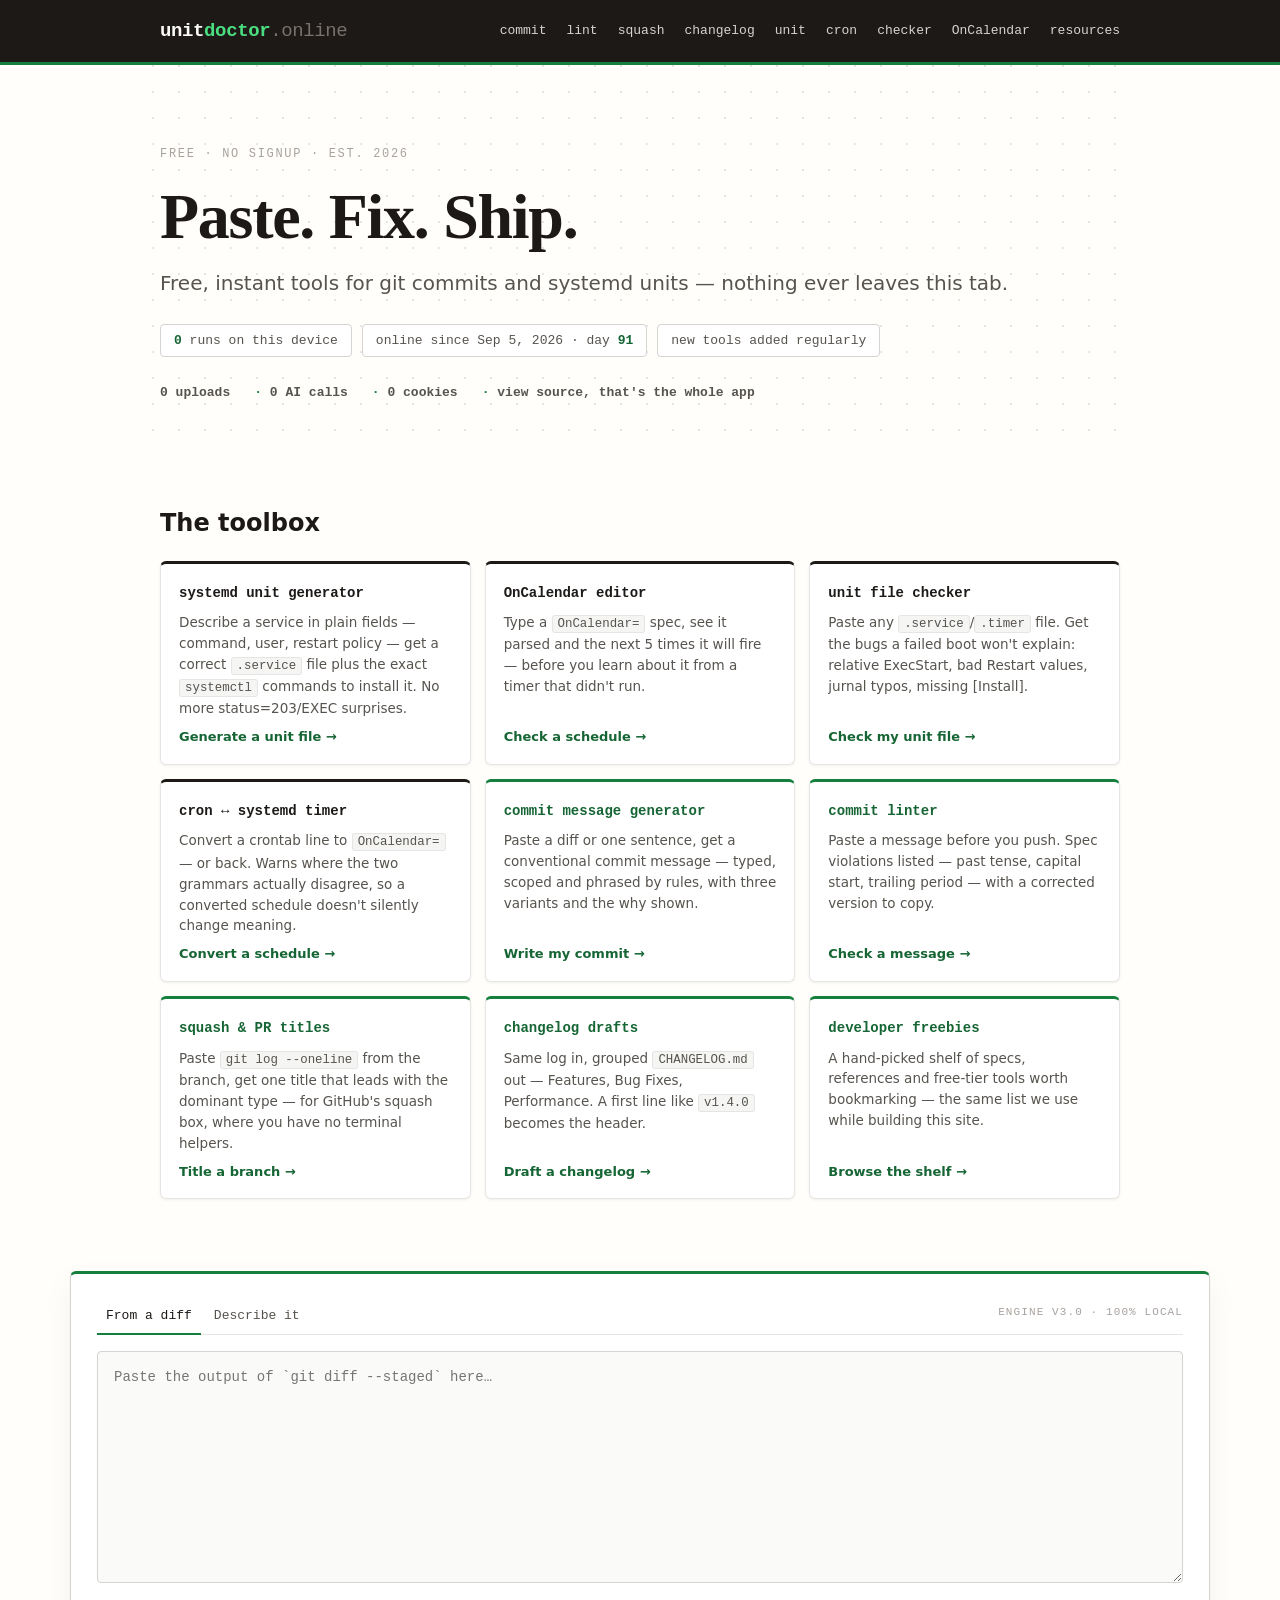
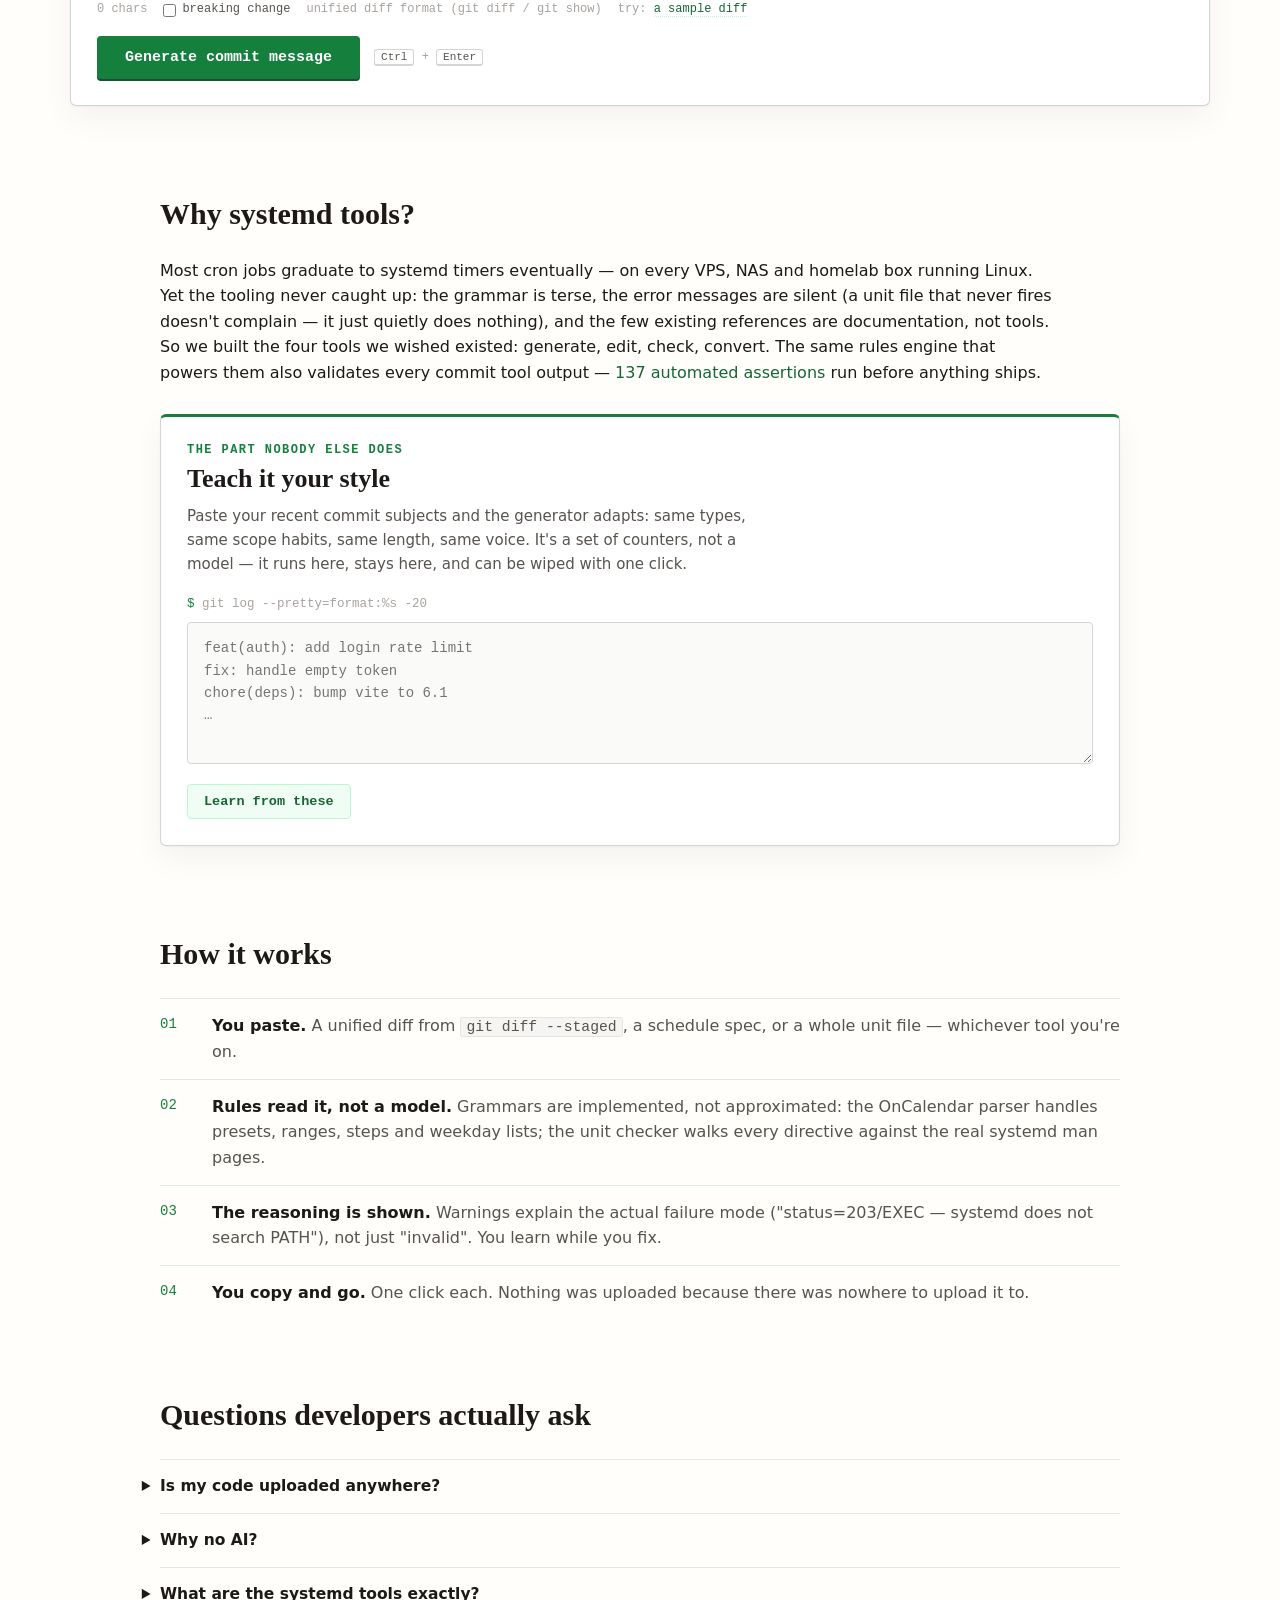
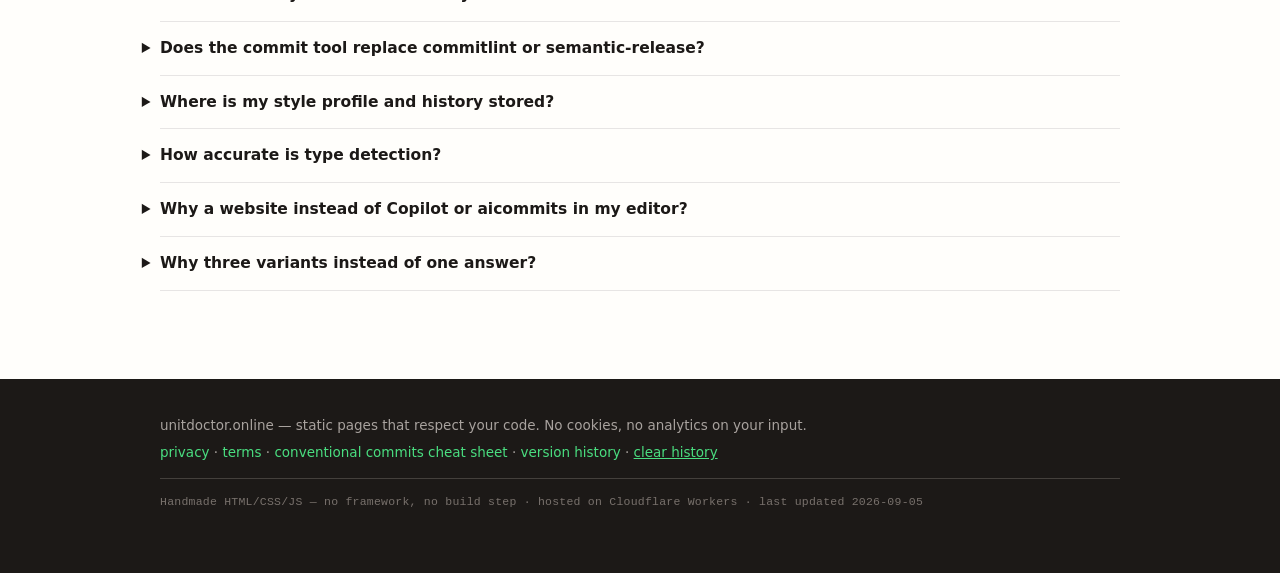
<file: index.html>
<!DOCTYPE html>
<html lang="en" translate="no">
<head>
<meta charset="UTF-8">
<meta name="viewport" content="width=device-width, initial-scale=1.0">
<meta name="google" content="notranslate">
<title>UnitDoctor — Free Developer Tools That Run 100% in Your Browser</title>
<meta name="description" content="A growing toolbox of free developer tools: systemd unit file generator, OnCalendar editor, unit file checker, cron↔systemd timer converter, commit message generator, commit linter, squash &amp; PR titles, changelog drafts. No AI, no account, nothing uploaded — every tool is plain JavaScript running in your tab.">
<link rel="canonical" href="https://unitdoctor.online/">
<link rel="icon" href="data:image/svg+xml,%3Csvg xmlns='http://www.w3.org/2000/svg' viewBox='0 0 32 32'%3E%3Crect width='32' height='32' rx='6' fill='%231c1917'/%3E%3Ctext x='16' y='22' font-family='monospace' font-size='16' fill='%234ade80' text-anchor='middle'%3E%E2%9C%93%3C/text%3E%3C/svg%3E">
<link rel="stylesheet" href="assets/style.css">
</head>
<body>

<header class="site-header">
  <div class="wrap">
    <a class="wordmark" href="/">unit<span class="mark">doctor</span><span class="tld">.online</span></a>
    <nav>
      <a href="/" class="is-active">commit</a>
      <a href="/lint.html">lint</a>
      <a href="/squash.html">squash</a>
      <a href="/changelog.html">changelog</a>
      <a href="/unit.html">unit</a>
      <a href="/timer.html">cron</a>
      <a href="/doctor.html">checker</a>
      <a href="/calendar.html">OnCalendar</a>
      <a href="/resources.html">resources</a>
    </nav>
  </div>
</header>

<main>
  <!-- ============ HERO ============ -->
  <section class="hero wrap">
    <p class="micro-label">free · no signup · est. 2026</p>
    <h1>Paste. Fix. Ship.</h1>
    <p class="h1-sub">Free, instant tools for git commits and systemd units — nothing ever leaves this tab.</p>
    <div class="stats-row">
      <span class="stat"><b data-ud-runs>0</b> runs on this device</span>
      <span class="stat">online since Sep 5, 2026 · day <b data-ud-day>1</b></span>
      <span class="stat">new tools added regularly</span>
    </div>
    <p class="trust-row"><span>0 uploads</span><span>0 AI calls</span><span>0 cookies</span><span>view source, that's the whole app</span></p>
  </section>

  <!-- ============ TOOL GRID ============ -->
  <section class="wrap tool-grid-section" id="tools">
    <h2>The toolbox</h2>
    <div class="tool-grid">
      <a class="tool-tile tile-accent" href="/unit.html">
        <span class="tile-cmd">systemd unit generator</span>
        <span class="tile-desc">Describe a service in plain fields — command, user, restart policy — get a correct <code>.service</code> file plus the exact <code>systemctl</code> commands to install it. No more status=203/EXEC surprises.</span>
        <span class="tile-go">Generate a unit file →</span>
      </a>
      <a class="tool-tile tile-accent" href="/calendar.html">
        <span class="tile-cmd">OnCalendar editor</span>
        <span class="tile-desc">Type a <code>OnCalendar=</code> spec, see it parsed and the next 5 times it will fire — before you learn about it from a timer that didn't run.</span>
        <span class="tile-go">Check a schedule →</span>
      </a>
      <a class="tool-tile tile-accent" href="/doctor.html">
        <span class="tile-cmd">unit file checker</span>
        <span class="tile-desc">Paste any <code>.service</code>/<code>.timer</code> file. Get the bugs a failed boot won't explain: relative ExecStart, bad Restart values, jurnal typos, missing [Install].</span>
        <span class="tile-go">Check my unit file →</span>
      </a>
      <a class="tool-tile tile-accent" href="/timer.html">
        <span class="tile-cmd">cron ↔ systemd timer</span>
        <span class="tile-desc">Convert a crontab line to <code>OnCalendar=</code> — or back. Warns where the two grammars actually disagree, so a converted schedule doesn't silently change meaning.</span>
        <span class="tile-go">Convert a schedule →</span>
      </a>
      <a class="tool-tile" href="/#tool">
        <span class="tile-cmd">commit message generator</span>
        <span class="tile-desc">Paste a diff or one sentence, get a conventional commit message — typed, scoped and phrased by rules, with three variants and the why shown.</span>
        <span class="tile-go">Write my commit →</span>
      </a>
      <a class="tool-tile" href="/lint.html">
        <span class="tile-cmd">commit linter</span>
        <span class="tile-desc">Paste a message before you push. Spec violations listed — past tense, capital start, trailing period — with a corrected version to copy.</span>
        <span class="tile-go">Check a message →</span>
      </a>
      <a class="tool-tile" href="/squash.html">
        <span class="tile-cmd">squash &amp; PR titles</span>
        <span class="tile-desc">Paste <code>git log --oneline</code> from the branch, get one title that leads with the dominant type — for GitHub's squash box, where you have no terminal helpers.</span>
        <span class="tile-go">Title a branch →</span>
      </a>
      <a class="tool-tile" href="/changelog.html">
        <span class="tile-cmd">changelog drafts</span>
        <span class="tile-desc">Same log in, grouped <code>CHANGELOG.md</code> out — Features, Bug Fixes, Performance. A first line like <code>v1.4.0</code> becomes the header.</span>
        <span class="tile-go">Draft a changelog →</span>
      </a>
      <a class="tool-tile" href="/resources.html">
        <span class="tile-cmd">developer freebies</span>
        <span class="tile-desc">A hand-picked shelf of specs, references and free-tier tools worth bookmarking — the same list we use while building this site.</span>
        <span class="tile-go">Browse the shelf →</span>
      </a>
    </div>
  </section>

  <!-- ============ FLAGSHIP TOOL: COMMIT GENERATOR ============ -->
  <section class="wrap wrap-wide">
    <div class="tool-card" id="tool">
      <div class="tool-topbar">
        <div class="tool-tabs" role="tablist">
          <button class="tab is-active" data-mode="diff" role="tab"><span class="tab-en">From a diff</span></button>
          <button class="tab" data-mode="text" role="tab"><span class="tab-en">Describe it</span></button>
        </div>
        <span class="engine-tag">engine v3.0 · 100% local</span>
      </div>

      <textarea id="input" class="input" rows="9" spellcheck="false"
        placeholder="Paste the output of `git diff --staged` here…"></textarea>

      <div class="tool-meta">
        <span id="char-count">0 chars</span>
        <label class="check" id="breaking-wrap"><input type="checkbox" id="breaking"> breaking change</label>
        <span class="hint" id="diff-hint">unified diff format (git diff / git show)</span>
        <span class="sample-links">
          try: <a href="#" id="sample-diff">a sample diff</a>
          <a href="#" id="sample-text" hidden>a sample description</a>
        </span>
      </div>

      <div class="actions-row">
        <button class="btn-primary" id="generate">Generate commit message</button>
        <span class="kbd-hint"><kbd>Ctrl</kbd> + <kbd>Enter</kbd></span>
      </div>
      <p class="error" id="error" hidden></p>

      <div class="results" id="results" hidden>
        <div class="analysis" id="analysis" hidden></div>

        <div class="rec-block" id="rec-block" hidden>
          <div class="rec-head">
            <span class="micro-label" id="rec-label">recommended</span>
            <div class="fmt-switch" id="fmt-switch" role="group" aria-label="output format">
              <button class="fmt-btn is-active" data-fmt="conventional">conventional</button>
              <button class="fmt-btn" data-fmt="emoji">emoji</button>
              <button class="fmt-btn" data-fmt="simple">simple</button>
              <button class="fmt-btn" data-fmt="detailed">detailed</button>
            </div>
          </div>
          <pre class="rec-msg" id="rec-msg"></pre>
          <div class="rec-foot">
            <button class="btn-primary btn-copy-main" id="rec-copy">Copy to clipboard</button>
          </div>
        </div>

        <div class="alts" id="alts" hidden></div>
      </div>
    </div>
  </section>

  <!-- ============ WHY SYSTEMD ============ -->
  <section class="wrap how">
    <h2>Why systemd tools?</h2>
    <p class="sub" style="max-width:56rem">Most cron jobs graduate to systemd timers eventually — on every VPS, NAS and homelab box
    running Linux. Yet the tooling never caught up: the grammar is terse, the error messages are
    silent (a unit file that never fires doesn't complain — it just quietly does nothing), and the
    few existing references are documentation, not tools. So we built the four tools we wished
    existed: generate, edit, check, convert. The same rules engine that powers them also validates
    every commit tool output — <a href="/history.html">137 automated assertions</a> run before
    anything ships.</p>
  </section>

  <!-- ============ STYLE LEARNER ============ -->
  <section class="wrap style-section">
    <div class="style-card" id="style">
      <div class="style-head">
        <h2><span class="kicker">the part nobody else does</span>Teach it your style</h2>
        <p>Paste your recent commit subjects and the generator adapts: same types, same scope
        habits, same length, same voice. It's a set of counters, not a model — it runs here,
        stays here, and can be wiped with one click.</p>
      </div>

      <p class="mono-hint">git log --pretty=format:%s -20</p>
      <textarea id="style-input" class="input" rows="5" spellcheck="false"
        placeholder="feat(auth): add login rate limit&#10;fix: handle empty token&#10;chore(deps): bump vite to 6.1&#10;…"></textarea>
      <div class="style-actions">
        <button class="btn-secondary" id="learn">Learn from these</button>
        <button class="btn-ghost" id="style-clear" hidden>Forget my style</button>
        <label class="check" id="apply-wrap" hidden><input type="checkbox" id="apply-style" checked> apply to generation</label>
      </div>

      <div class="profile" id="profile" hidden>
        <p class="micro-label">your profile — stored in this browser only</p>
        <div class="chips" id="profile-chips"></div>
      </div>
    </div>
  </section>

  <!-- ============ HOW IT WORKS ============ -->
  <section class="wrap how">
    <h2>How it works</h2>
    <ol class="plain-steps">
      <li><strong>You paste.</strong> A unified diff from <code>git diff --staged</code>, a schedule
      spec, or a whole unit file — whichever tool you're on.</li>
      <li><strong>Rules read it, not a model.</strong> Grammars are implemented, not approximated:
      the OnCalendar parser handles presets, ranges, steps and weekday lists; the unit checker walks
      every directive against the real systemd man pages.</li>
      <li><strong>The reasoning is shown.</strong> Warnings explain the actual failure mode
      ("status=203/EXEC — systemd does not search PATH"), not just "invalid". You learn while
      you fix.</li>
      <li><strong>You copy and go.</strong> One click each. Nothing was uploaded because there was
      nowhere to upload it to.</li>
    </ol>
  </section>

  <!-- ============ FAQ ============ -->
  <section class="wrap faq">
    <h2>Questions developers actually ask</h2>

    <details>
      <summary>Is my code uploaded anywhere?</summary>
      <p>No. This site is static files. Every tool is plain JavaScript running in your tab.
      There is no backend endpoint that could receive your diff, your unit file, or your
      crontab even by accident.</p>
    </details>
    <details>
      <summary>Why no AI?</summary>
      <p>Because the trade wasn't worth it. AI means your proprietary input travels to someone
      else's server, plus quotas and API costs. A rules engine covers the daily 80% deterministically —
      correct type, correct syntax, the actual next fire times — and shows its reasoning so you
      learn the grammar instead of renting it. If a change is too tricky for rules, you should
      probably write that message yourself anyway.</p>
    </details>
    <details>
      <summary>What are the systemd tools exactly?</summary>
      <p>Four: a <a href="/unit.html">unit file generator</a> (plain fields in, correct
      <code>.service</code> out), an <a href="/calendar.html">OnCalendar editor</a> (spec in,
      parse + next 5 fire times out), a <a href="/doctor.html">unit file checker</a> (paste any
      unit, get the bugs with fixes), and a <a href="/timer.html">cron ↔ systemd converter</a>
      that warns where the two grammars genuinely disagree — like dom+dow OR-vs-AND, or @reboot
      having no OnCalendar equivalent.</p>
    </details>
    <details>
      <summary>Does the commit tool replace commitlint or semantic-release?</summary>
      <p>No — it feeds them. Output follows the Conventional Commits format those tools lint
      and release from, so your pipeline keeps working.</p>
    </details>
    <details>
      <summary>Where is my style profile and history stored?</summary>
      <p>In this browser's localStorage, on this machine. "Forget my style" and the clear-history
      link remove them permanently. Clearing site data does the same.</p>
    </details>
    <details>
      <summary>How accurate is type detection?</summary>
      <p>Strong on the common signals: test-only changes, lockfile bumps, migrations, docs,
      CI config, new exported functions. Ambiguous mixed diffs default to <code>fix</code> with a
      note — override the checkbox or edit before committing. As with any generator, read it once.</p>
    </details>
    <details>
      <summary>Why a website instead of Copilot or aicommits in my editor?</summary>
      <p>Different jobs. IDE assistants want your repo open, and many want your code on someone
      else's server. This one earns its place in three situations: squash-merging on GitHub's web
      UI where you have no terminal helpers; locked-down work machines where you can't install
      anything; and learning — every output shows <em>why</em>, so the format rubs off on you.
      It also never asks for access to anything, because there is nothing to access.</p>
    </details>
    <details>
      <summary>Why three variants instead of one answer?</summary>
      <p>Because the right message is a judgment call, and a single confident answer would be a
      lie. Each variant reads a different signal in your input — the thrown error message, the
      new export, the guard clause — and the why-line under each shows its reasoning. Pick one,
      tweak it, or ignore all three. That's the honest version of help.</p>
    </details>
  </section>
</main>

<footer class="site-footer">
  <div class="wrap">
    <p>unitdoctor.online — static pages that respect your code. No cookies, no analytics on your input.</p>
    <p><a href="/privacy.html">privacy</a> · <a href="/terms.html">terms</a> · <a href="/cheatsheet.html">conventional commits cheat sheet</a> · <a href="/history.html">version history</a> · <button class="linklike" id="clear-history">clear history</button></p>
    <p class="colophon">Handmade HTML/CSS/JS — no framework, no build step · hosted on Cloudflare Workers · last updated 2026-09-05</p>
  </div>
</footer>

<div class="toast" id="toast" hidden></div>

<script src="assets/ud-stats.js"></script>
<script src="assets/app.js"></script>
</body>
</html>
</file>
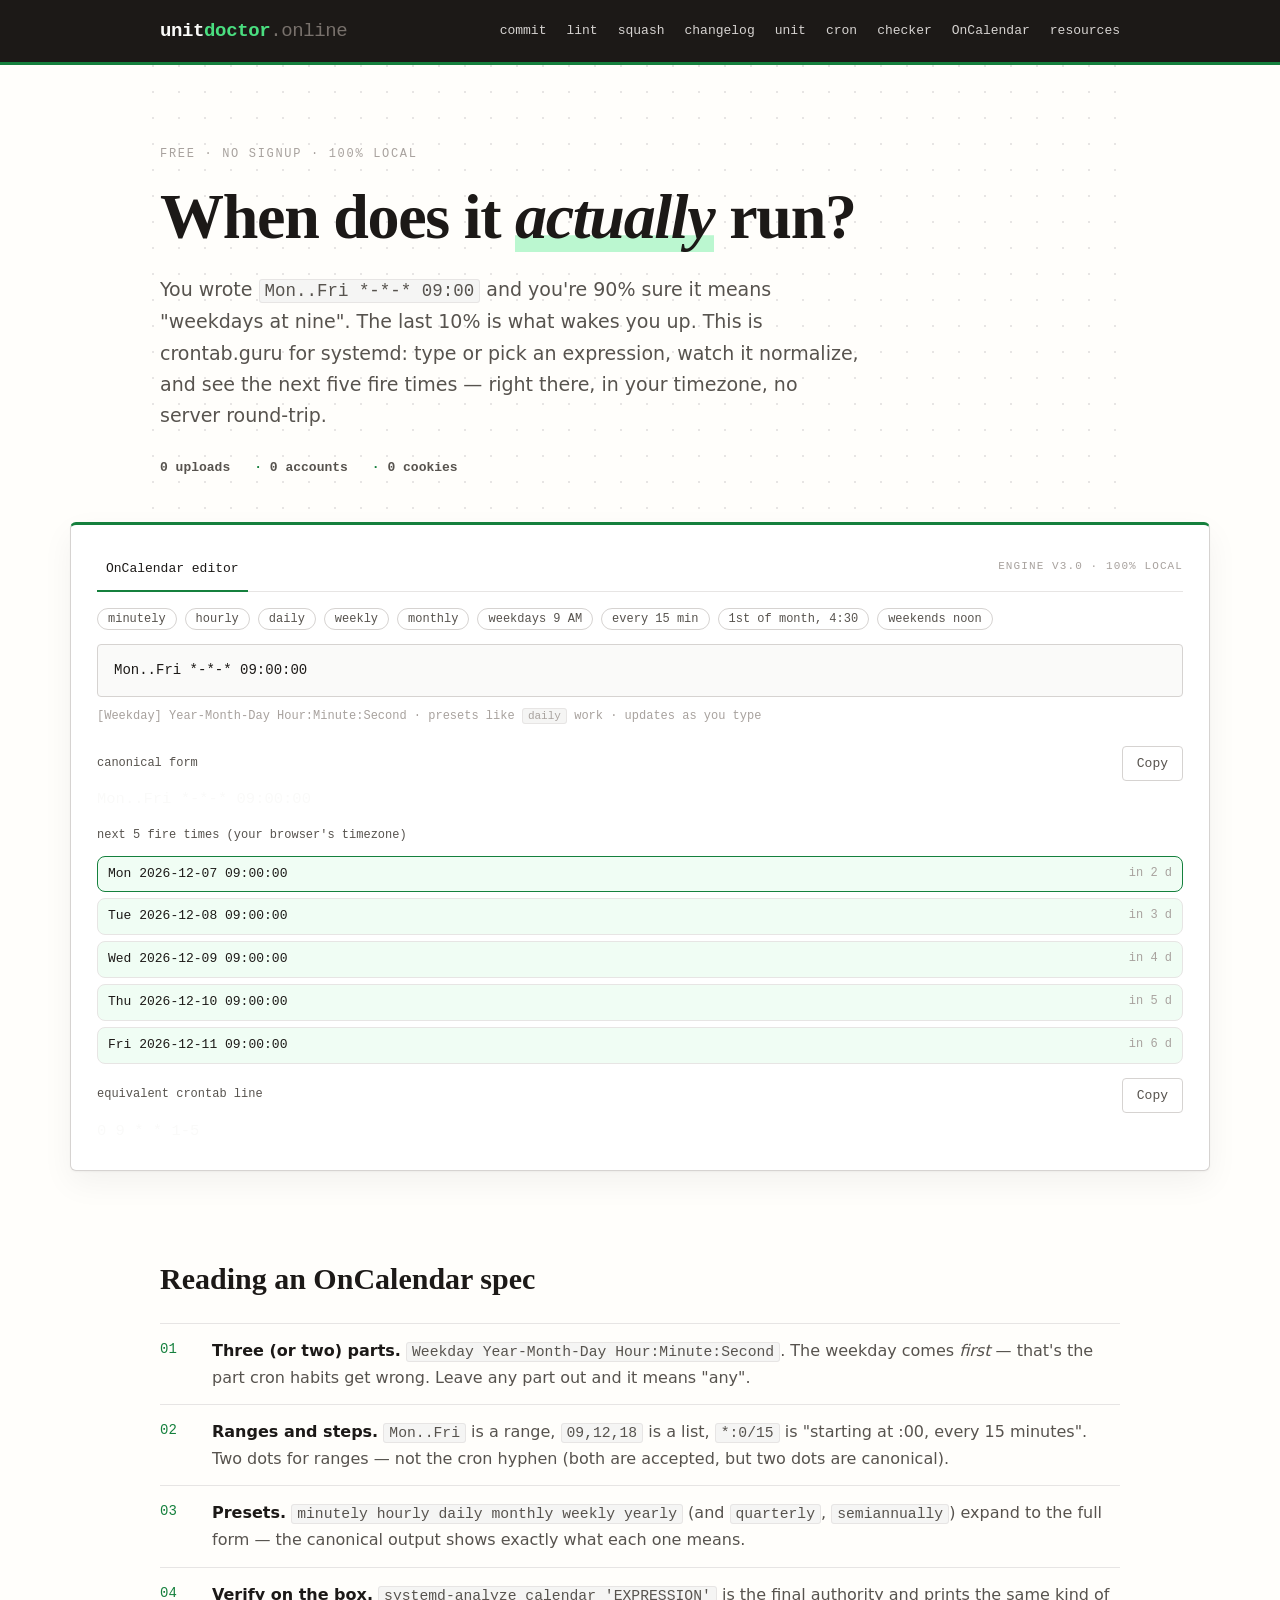
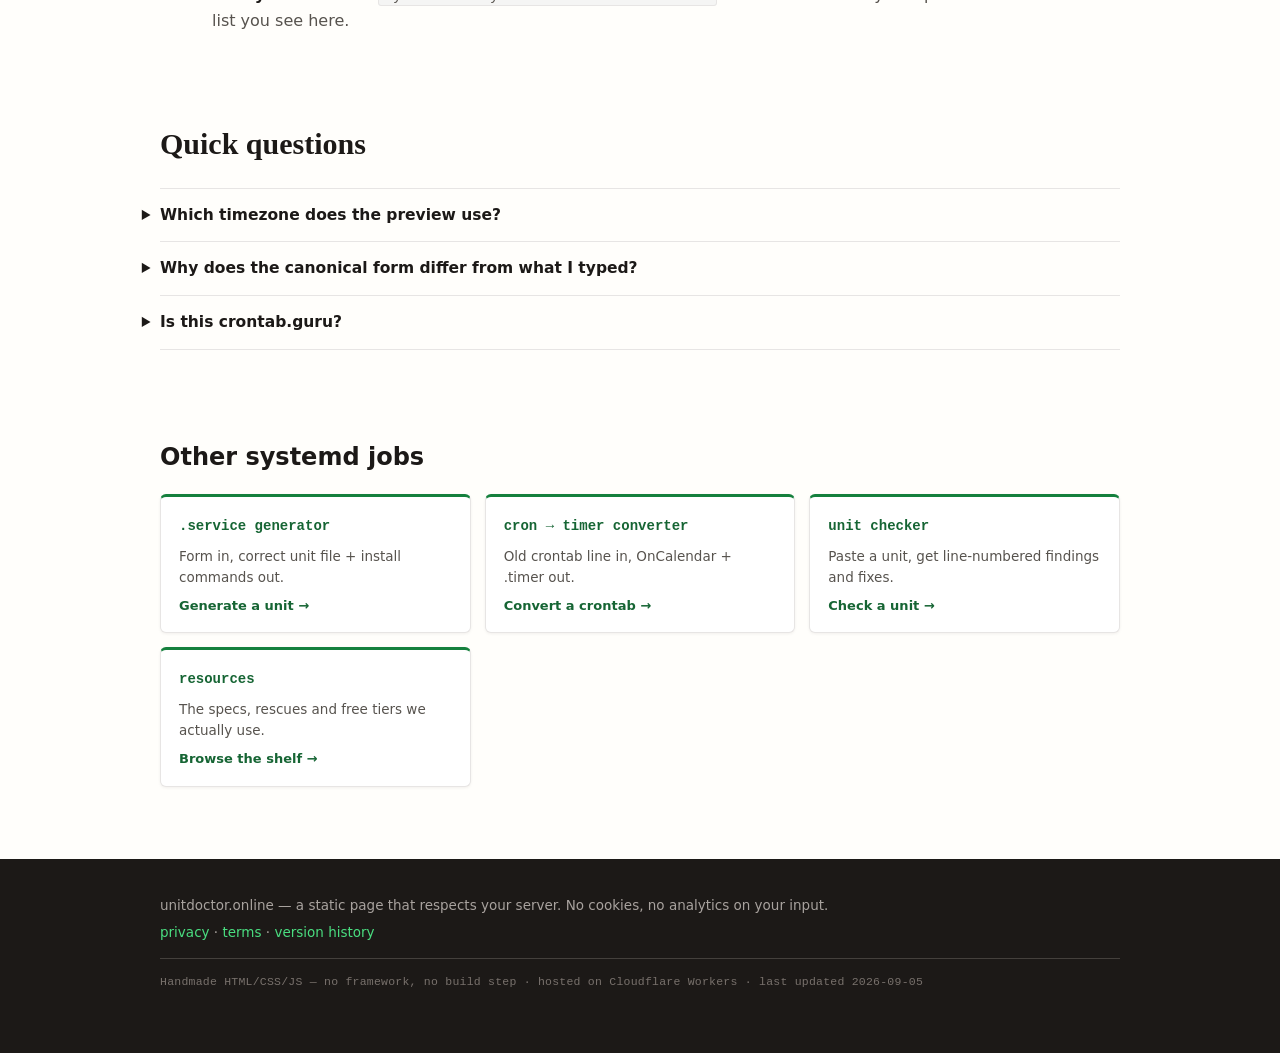
<file: calendar.html>
<!DOCTYPE html>
<html lang="en" translate="no">
<head>
<meta charset="UTF-8">
<meta name="viewport" content="width=device-width, initial-scale=1.0">
<meta name="google" content="notranslate">
<title>Systemd OnCalendar Editor — Preview the Next Run Times — UnitDoctor</title>
<meta name="description" content="Free systemd OnCalendar expression editor. Type or pick a schedule, see it normalized, see the next five times it actually fires in your timezone, and get the cron equivalent. The crontab.guru experience for systemd timers. 100% in your browser.">
<link rel="canonical" href="https://unitdoctor.online/calendar.html">
<link rel="icon" href="data:image/svg+xml,%3Csvg xmlns='http://www.w3.org/2000/svg' viewBox='0 0 32 32'%3E%3Crect width='32' height='32' rx='6' fill='%231c1917'/%3E%3Ctext x='16' y='22' font-family='monospace' font-size='16' fill='%234ade80' text-anchor='middle'%3E%E2%9C%93%3C/text%3E%3C/svg%3E">
<link rel="stylesheet" href="assets/style.css">
</head>
<body>

<header class="site-header">
  <div class="wrap">
    <a class="wordmark" href="/">unit<span class="mark">doctor</span><span class="tld">.online</span></a>
    <nav>
      <a href="/">commit</a>
      <a href="/lint.html">lint</a>
      <a href="/squash.html">squash</a>
      <a href="/changelog.html">changelog</a>
      <a href="/unit.html">unit</a>
      <a href="/timer.html">cron</a>
      <a href="/doctor.html">checker</a>
      <a href="/calendar.html" class="is-active">OnCalendar</a>
      <a href="/resources.html">resources</a>
    </nav>
  </div>
</header>

<main>
  <section class="hero wrap">
    <p class="micro-label">free · no signup · 100% local</p>
    <h1>When does it <em>actually</em> run?</h1>
    <p class="sub">You wrote <code>Mon..Fri *-*-* 09:00</code> and you're 90% sure it means
    "weekdays at nine". The last 10% is what wakes you up. This is crontab.guru for systemd:
    type or pick an expression, watch it normalize, and see the next five fire times — right
    there, in your timezone, no server round-trip.</p>
    <p class="trust-row"><span>0 uploads</span><span>0 accounts</span><span>0 cookies</span></p>
  </section>

  <section class="wrap wrap-wide">
    <div class="tool-card" id="tool">
      <div class="tool-topbar">
        <div class="tool-tabs" role="tablist">
          <span class="tab is-active"><span class="tab-en">OnCalendar editor</span></span>
        </div>
        <span class="engine-tag">engine v3.0 · 100% local</span>
      </div>

      <div class="chip-row">
        <button class="spec-chip" data-spec="minutely">minutely</button>
        <button class="spec-chip" data-spec="hourly">hourly</button>
        <button class="spec-chip" data-spec="daily">daily</button>
        <button class="spec-chip" data-spec="weekly">weekly</button>
        <button class="spec-chip" data-spec="monthly">monthly</button>
        <button class="spec-chip" data-spec="Mon..Fri *-*-* 09:00:00">weekdays 9 AM</button>
        <button class="spec-chip" data-spec="*:0/15">every 15 min</button>
        <button class="spec-chip" data-spec="*-*-01 04:30:00">1st of month, 4:30</button>
        <button class="spec-chip" data-spec="Sat,Sun *-*-* 12:00:00">weekends noon</button>
      </div>

      <input type="text" id="expr" class="input" rows="1" spellcheck="false" style="margin-top:12px"
        value="Mon..Fri *-*-* 09:00:00"
        placeholder="Mon..Fri *-*-* 09:00:00   ·   daily   ·   *:0/15">

      <div class="tool-meta">
        <span class="hint">[Weekday] Year-Month-Day Hour:Minute:Second · presets like <code>daily</code> work · updates as you type</span>
      </div>

      <p class="error" id="error" hidden></p>

      <div class="results" id="results" hidden>
        <div class="ud-out-head">
          <span class="ud-file-label">canonical form</span>
          <button class="btn-ghost" id="copy-cal">Copy</button>
        </div>
        <pre class="rec-msg" id="out-cal"></pre>

        <div class="ud-out-head">
          <span class="ud-file-label">next 5 fire times (your browser's timezone)</span>
        </div>
        <ul class="fires" id="fires"></ul>

        <div class="ud-out-head">
          <span class="ud-file-label">equivalent crontab line</span>
          <button class="btn-ghost" id="copy-cron">Copy</button>
        </div>
        <pre class="rec-msg" id="out-cron"></pre>
      </div>
    </div>
  </section>

  <section class="wrap how">
    <h2>Reading an OnCalendar spec</h2>
    <ol class="plain-steps">
      <li><strong>Three (or two) parts.</strong> <code>Weekday Year-Month-Day Hour:Minute:Second</code>.
      The weekday comes <em>first</em> — that's the part cron habits get wrong. Leave any part out
      and it means "any".</li>
      <li><strong>Ranges and steps.</strong> <code>Mon..Fri</code> is a range,
      <code>09,12,18</code> is a list, <code>*:0/15</code> is "starting at :00, every 15 minutes".
      Two dots for ranges — not the cron hyphen (both are accepted, but two dots are canonical).</li>
      <li><strong>Presets.</strong> <code>minutely hourly daily monthly weekly yearly</code> (and
      <code>quarterly</code>, <code>semiannually</code>) expand to the full form — the canonical
      output shows exactly what each one means.</li>
      <li><strong>Verify on the box.</strong> <code>systemd-analyze calendar 'EXPRESSION'</code>
      is the final authority and prints the same kind of list you see here.</li>
    </ol>
  </section>

  <section class="wrap faq">
    <h2>Quick questions</h2>
    <details>
      <summary>Which timezone does the preview use?</summary>
      <p>Your browser's. systemd uses the server's local timezone unless you add
      <code>Timezone=</code> to the [Timer] section or write a UTC suffix on the expression —
      if your server runs UTC and you don't, that's the classic 8-hour surprise.</p>
    </details>
    <details>
      <summary>Why does the canonical form differ from what I typed?</summary>
      <p>The parser normalizes: presets expand, "9:0" becomes "09:00", cron-style
      <code>1-5</code> ranges become <code>1..5</code>. Same meaning, canonical spelling — paste
      the canonical form into your .timer file.</p>
    </details>
    <details>
      <summary>Is this crontab.guru?</summary>
      <p>It's the OnCalendar counterpart. crontab.guru is excellent for cron's 5 fields; systemd
      timers have a different grammar, and this editor speaks it natively — presets, ranges,
      seconds and all.</p>
    </details>
  </section>

  <section class="wrap tool-grid-section">
    <h2>Other systemd jobs</h2>
    <div class="tool-grid">
      <a class="tool-tile" href="/unit.html">
        <span class="tile-cmd">.service generator</span>
        <span class="tile-desc">Form in, correct unit file + install commands out.</span>
        <span class="tile-go">Generate a unit →</span>
      </a>
      <a class="tool-tile" href="/timer.html">
        <span class="tile-cmd">cron → timer converter</span>
        <span class="tile-desc">Old crontab line in, OnCalendar + .timer out.</span>
        <span class="tile-go">Convert a crontab →</span>
      </a>
      <a class="tool-tile" href="/doctor.html">
        <span class="tile-cmd">unit checker</span>
        <span class="tile-desc">Paste a unit, get line-numbered findings and fixes.</span>
        <span class="tile-go">Check a unit →</span>
      </a>
      <a class="tool-tile" href="/resources.html">
        <span class="tile-cmd">resources</span>
        <span class="tile-desc">The specs, rescues and free tiers we actually use.</span>
        <span class="tile-go">Browse the shelf →</span>
      </a>
    </div>
  </section>
</main>

<footer class="site-footer">
  <div class="wrap">
    <p>unitdoctor.online — a static page that respects your server. No cookies, no analytics on your input.</p>
    <p><a href="/privacy.html">privacy</a> · <a href="/terms.html">terms</a> · <a href="/history.html">version history</a></p>
    <p class="colophon">Handmade HTML/CSS/JS — no framework, no build step · hosted on Cloudflare Workers · last updated 2026-09-05</p>
  </div>
</footer>

<div class="toast" id="toast" hidden></div>

<script src="assets/ud-stats.js"></script>
<script src="assets/calendar.js"></script>
<script src="assets/systemd-ui.js"></script>
<script>
(function () {
  "use strict";
  var $ = UD.$;

  function relative(d) {
    var ms = d.getTime() - Date.now();
    if (ms < 0) return "";
    var mins = Math.round(ms / 60000);
    if (mins < 1) return "in <1 min";
    if (mins < 60) return "in " + mins + " min";
    var hrs = Math.floor(mins / 60);
    if (hrs < 24) return "in " + hrs + " h " + (mins % 60) + " min";
    return "in " + Math.floor(hrs / 24) + " d";
  }

  function render() {
    var expr = $("expr").value.trim();
    var errEl = $("error"), resEl = $("results");
    if (!expr) { errEl.hidden = true; resEl.hidden = true; return; }
    var p = Cal.parse(expr);
    if (!p.ok) {
      errEl.textContent = p.errors[0];
      errEl.hidden = false;
      resEl.hidden = true;
      return;
    }
    errEl.hidden = true;

    var canonical = Cal.format(p);
    $("out-cal").textContent = canonical;

    var runs = Cal.nextRuns(p, 5, new Date());
    var ul = $("fires");
    ul.innerHTML = "";
    runs.forEach(function (d) {
      var li = document.createElement("li");
      li.innerHTML = "<span>" + UD.esc(UD.fmtDate(d)) + "</span><span class='rel'>" +
        UD.esc(relative(d)) + "</span>";
      ul.appendChild(li);
    });

    var c = Cal.calendarToCron(expr);
    $("out-cron").textContent = c.ok ? c.cron : "(no cron equivalent)";
    if (c.ok && c.warnings.length) {
      $("out-cron").textContent += "\n# " + c.warnings[0];
    }

    resEl.hidden = false;
    resEl.dataset.cal = canonical;
    resEl.dataset.cron = c.ok ? c.cron : "";
  }

  UD.live(render, "expr");

  $("copy-cal").addEventListener("click", function () {
    UD.copyText($("results").dataset.cal || "", "canonical form copied");
  });
  $("copy-cron").addEventListener("click", function () {
    UD.copyText($("results").dataset.cron || "", "cron line copied");
  });

  Array.prototype.forEach.call(document.querySelectorAll(".spec-chip"), function (btn) {
    btn.addEventListener("click", function () {
      $("expr").value = btn.dataset.spec;
      render();
    });
  });

  render();
})();
</script>
</body>
</html>
</file>
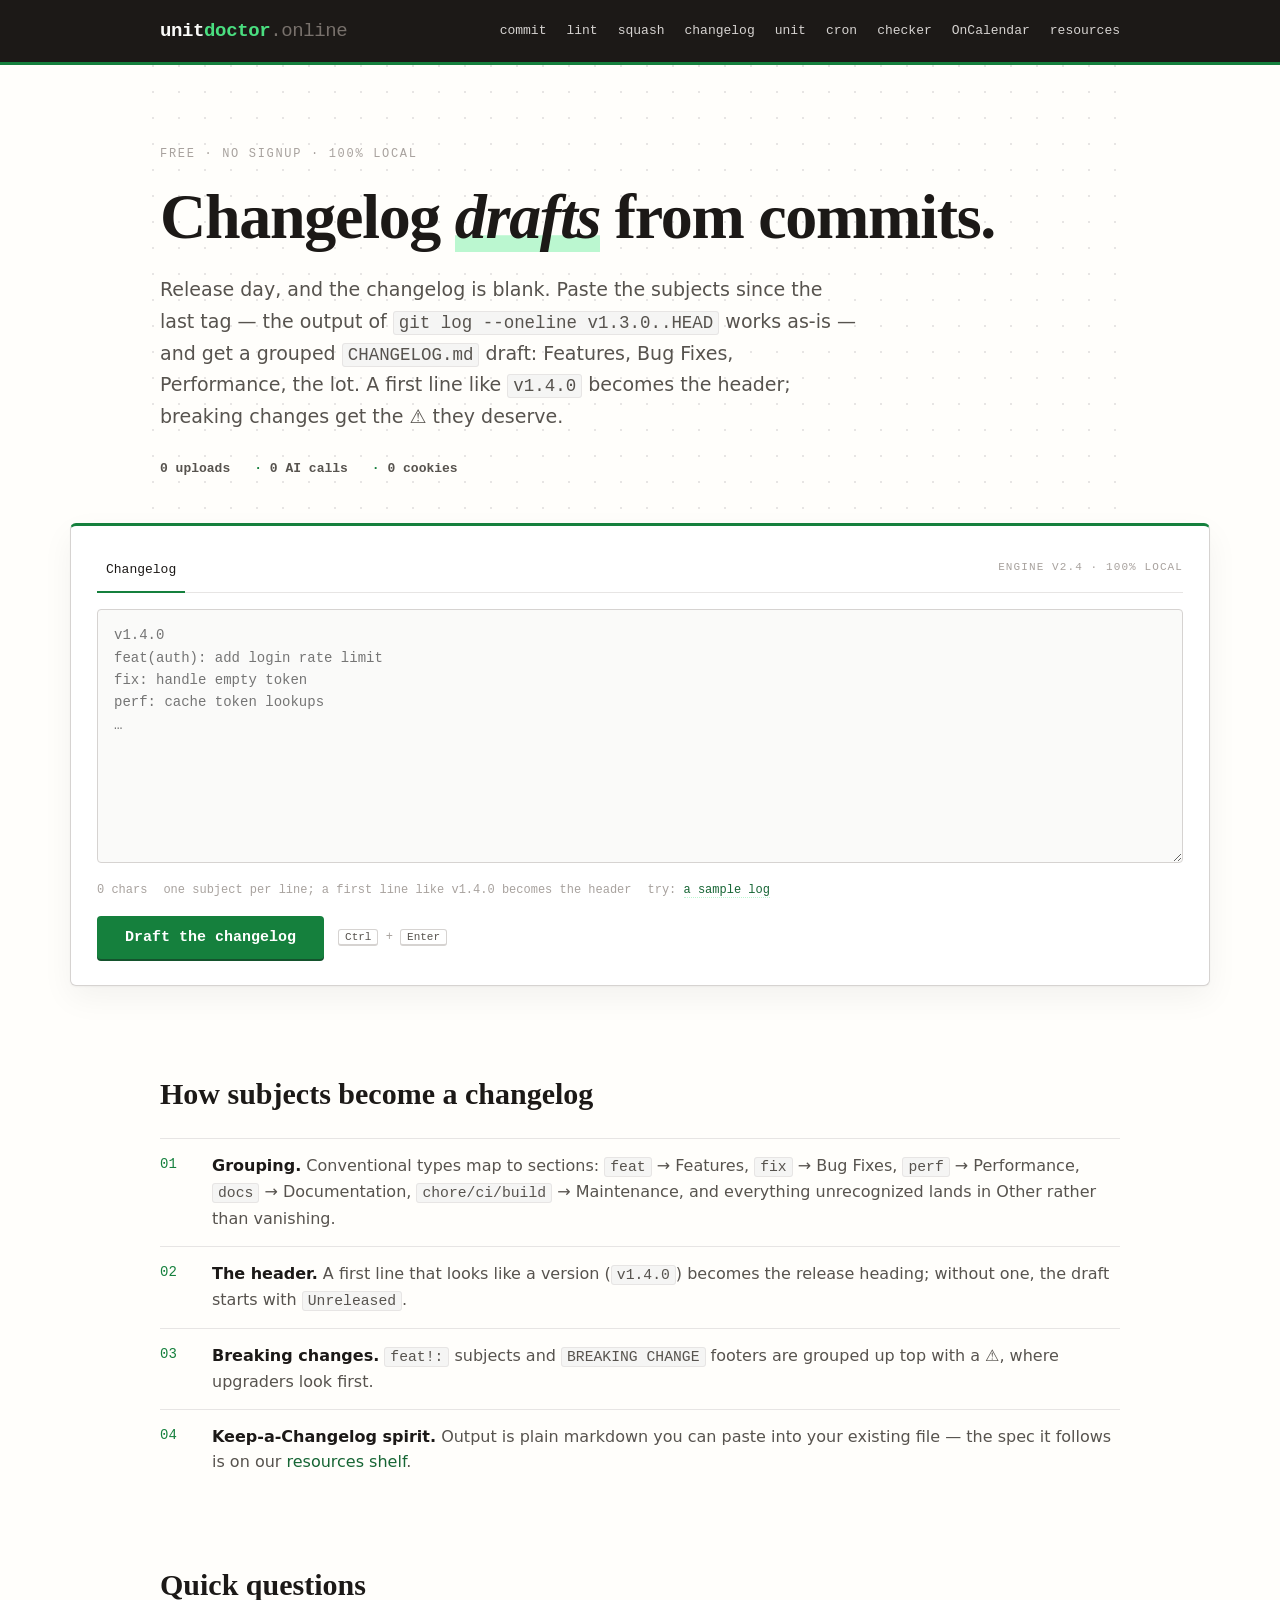
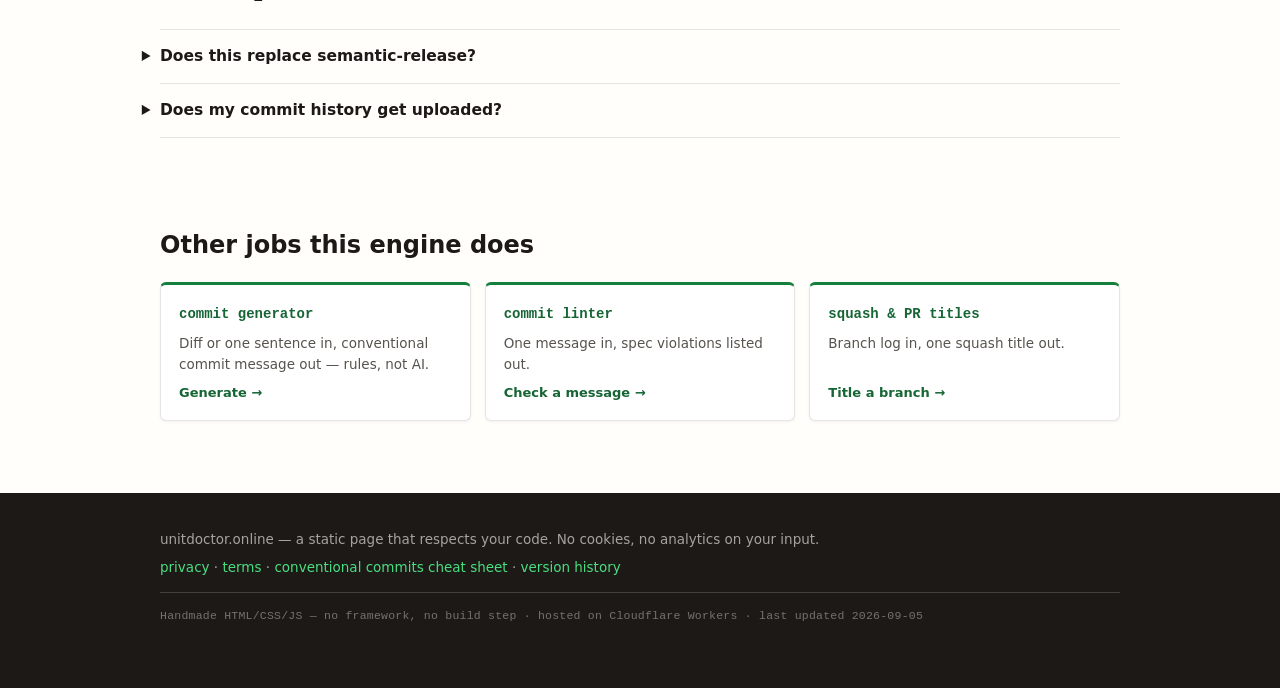
<file: changelog.html>
<!DOCTYPE html>
<html lang="en" translate="no">
<head>
<meta charset="UTF-8">
<meta name="viewport" content="width=device-width, initial-scale=1.0">
<meta name="google" content="notranslate">
<title>Changelog Generator from Commits — Grouped CHANGELOG.md Drafts — UnitDoctor</title>
<meta name="description" content="Free online changelog generator. Paste your commit subjects (git log --oneline works as-is), get a grouped CHANGELOG.md draft — Features, Bug Fixes, Performance — in Keep-a-Changelog spirit. Breaking changes flagged. 100% in your browser, no AI, nothing uploaded.">
<link rel="canonical" href="https://unitdoctor.online/changelog.html">
<link rel="icon" href="data:image/svg+xml,%3Csvg xmlns='http://www.w3.org/2000/svg' viewBox='0 0 32 32'%3E%3Crect width='32' height='32' rx='6' fill='%231c1917'/%3E%3Ctext x='16' y='22' font-family='monospace' font-size='16' fill='%234ade80' text-anchor='middle'%3E%E2%9C%93%3C/text%3E%3C/svg%3E">
<link rel="stylesheet" href="assets/style.css">
</head>
<body>

<header class="site-header">
  <div class="wrap">
    <a class="wordmark" href="/">unit<span class="mark">doctor</span><span class="tld">.online</span></a>
    <nav>
      <a href="/">commit</a>
      <a href="/lint.html">lint</a>
      <a href="/squash.html">squash</a>
      <a href="/changelog.html" class="is-active">changelog</a>
      <a href="/unit.html">unit</a>
      <a href="/timer.html">cron</a>
      <a href="/doctor.html">checker</a>
      <a href="/calendar.html">OnCalendar</a>
      <a href="/resources.html">resources</a>
    </nav>
  </div>
</header>

<main>
  <section class="hero wrap">
    <p class="micro-label">free · no signup · 100% local</p>
    <h1>Changelog <em>drafts</em> from commits.</h1>
    <p class="sub">Release day, and the changelog is blank. Paste the subjects since the last tag
    — the output of <code>git log --oneline v1.3.0..HEAD</code> works as-is — and get a grouped
    <code>CHANGELOG.md</code> draft: Features, Bug Fixes, Performance, the lot. A first line like
    <code>v1.4.0</code> becomes the header; breaking changes get the ⚠️ they deserve.</p>
    <p class="trust-row"><span>0 uploads</span><span>0 AI calls</span><span>0 cookies</span></p>
  </section>

  <section class="wrap wrap-wide">
    <div class="tool-card" id="tool">
      <div class="tool-topbar">
        <div class="tool-tabs" role="tablist">
          <span class="tab is-active"><span class="tab-en">Changelog</span></span>
        </div>
        <span class="engine-tag">engine v2.4 · 100% local</span>
      </div>

      <textarea id="input" class="input" rows="10" spellcheck="false"
        placeholder="v1.4.0&#10;feat(auth): add login rate limit&#10;fix: handle empty token&#10;perf: cache token lookups&#10;…"></textarea>

      <div class="tool-meta">
        <span id="char-count">0 chars</span>
        <label class="check" id="breaking-wrap" hidden><input type="checkbox" id="breaking"> breaking change</label>
        <span class="hint" id="diff-hint">one subject per line; a first line like v1.4.0 becomes the header</span>
        <span class="sample-links">
          try: <a href="#" id="sample-changelog">a sample log</a>
          <a href="#" id="sample-diff" hidden></a>
          <a href="#" id="sample-text" hidden></a>
        </span>
      </div>

      <div class="actions-row">
        <button class="btn-primary" id="generate">Draft the changelog</button>
        <span class="kbd-hint"><kbd>Ctrl</kbd> + <kbd>Enter</kbd></span>
      </div>
      <p class="error" id="error" hidden></p>

      <div class="results" id="results" hidden>
        <div class="analysis" id="analysis" hidden></div>
        <div class="rec-block" id="rec-block" hidden>
          <div class="rec-head">
            <span class="micro-label" id="rec-label">changelog.md</span>
            <div class="fmt-switch" id="fmt-switch" role="group" aria-label="output format" hidden>
              <button class="fmt-btn is-active" data-fmt="conventional">conventional</button>
            </div>
          </div>
          <pre class="rec-msg" id="rec-msg"></pre>
          <div class="rec-foot">
            <button class="btn-primary btn-copy-main" id="rec-copy">Copy changelog.md</button>
          </div>
        </div>
        <div class="alts" id="alts" hidden></div>
      </div>
    </div>
  </section>

  <section class="wrap how">
    <h2>How subjects become a changelog</h2>
    <ol class="plain-steps">
      <li><strong>Grouping.</strong> Conventional types map to sections: <code>feat</code> →
      Features, <code>fix</code> → Bug Fixes, <code>perf</code> → Performance, <code>docs</code> →
      Documentation, <code>chore/ci/build</code> → Maintenance, and everything unrecognized lands
      in Other rather than vanishing.</li>
      <li><strong>The header.</strong> A first line that looks like a version
      (<code>v1.4.0</code>) becomes the release heading; without one, the draft starts with
      <code>Unreleased</code>.</li>
      <li><strong>Breaking changes.</strong> <code>feat!:</code> subjects and
      <code>BREAKING CHANGE</code> footers are grouped up top with a ⚠️, where upgraders look
      first.</li>
      <li><strong>Keep-a-Changelog spirit.</strong> Output is plain markdown you can paste into
      your existing file — the spec it follows is on our
      <a href="/resources.html">resources shelf</a>.</li>
    </ol>
  </section>

  <section class="wrap faq">
    <h2>Quick questions</h2>
    <details>
      <summary>Does this replace semantic-release?</summary>
      <p>No — it's for the releases where you write the changelog by hand and just want the
      grouping done. semantic-release automates the whole pipeline; this drafts the document in
      thirty seconds with zero setup.</p>
    </details>
    <details>
      <summary>Does my commit history get uploaded?</summary>
      <p>No. Plain JavaScript in your tab. There is no backend to receive it.</p>
    </details>
  </section>

  <section class="wrap tool-grid-section">
    <h2>Other jobs this engine does</h2>
    <div class="tool-grid">
      <a class="tool-tile" href="/">
        <span class="tile-cmd">commit generator</span>
        <span class="tile-desc">Diff or one sentence in, conventional commit message out — rules, not AI.</span>
        <span class="tile-go">Generate →</span>
      </a>
      <a class="tool-tile" href="/lint.html">
        <span class="tile-cmd">commit linter</span>
        <span class="tile-desc">One message in, spec violations listed out.</span>
        <span class="tile-go">Check a message →</span>
      </a>
      <a class="tool-tile" href="/squash.html">
        <span class="tile-cmd">squash &amp; PR titles</span>
        <span class="tile-desc">Branch log in, one squash title out.</span>
        <span class="tile-go">Title a branch →</span>
      </a>
    </div>
  </section>
</main>

<footer class="site-footer">
  <div class="wrap">
    <p>unitdoctor.online — a static page that respects your code. No cookies, no analytics on your input.</p>
    <p><a href="/privacy.html">privacy</a> · <a href="/terms.html">terms</a> · <a href="/cheatsheet.html">conventional commits cheat sheet</a> · <a href="/history.html">version history</a></p>
    <p class="colophon">Handmade HTML/CSS/JS — no framework, no build step · hosted on Cloudflare Workers · last updated 2026-09-05</p>
  </div>
</footer>

<div class="toast" id="toast" hidden></div>

<script src="assets/ud-stats.js"></script>
<script src="assets/app.js"></script>
</body>
</html>
</file>
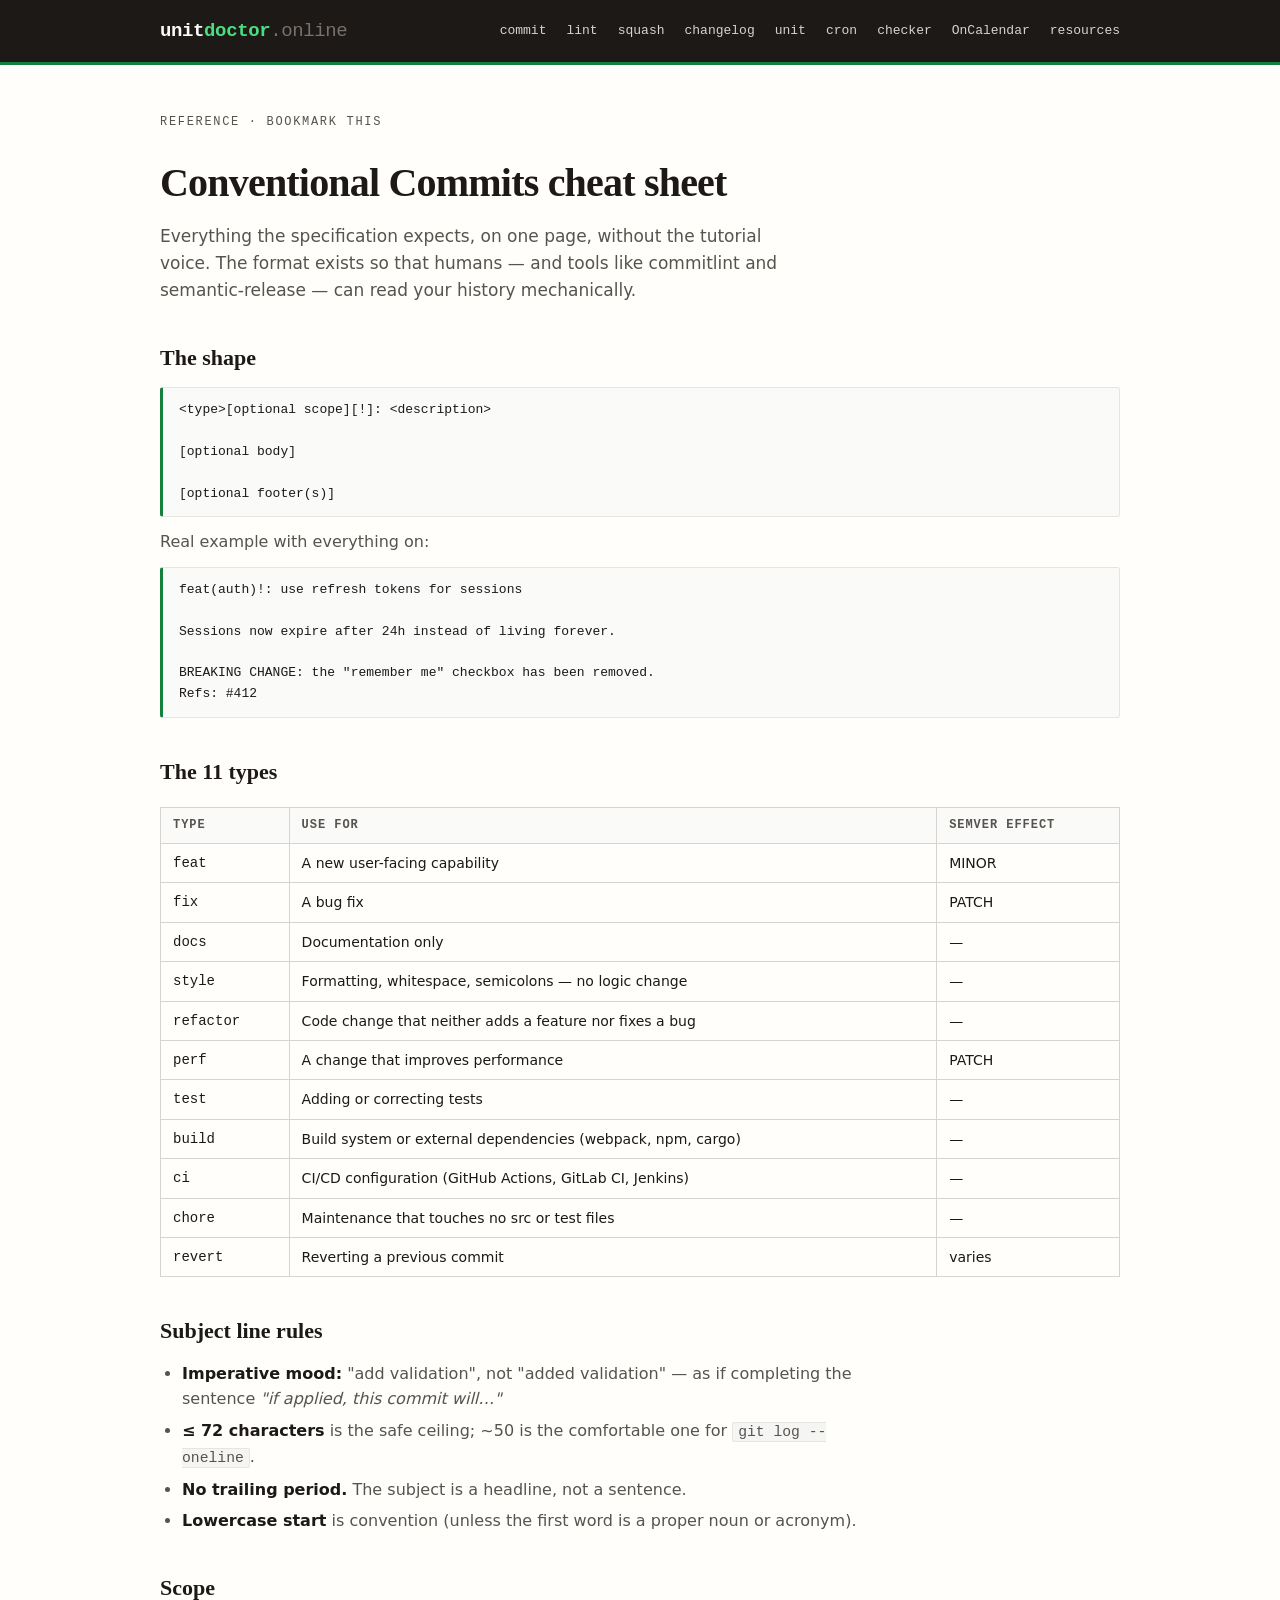
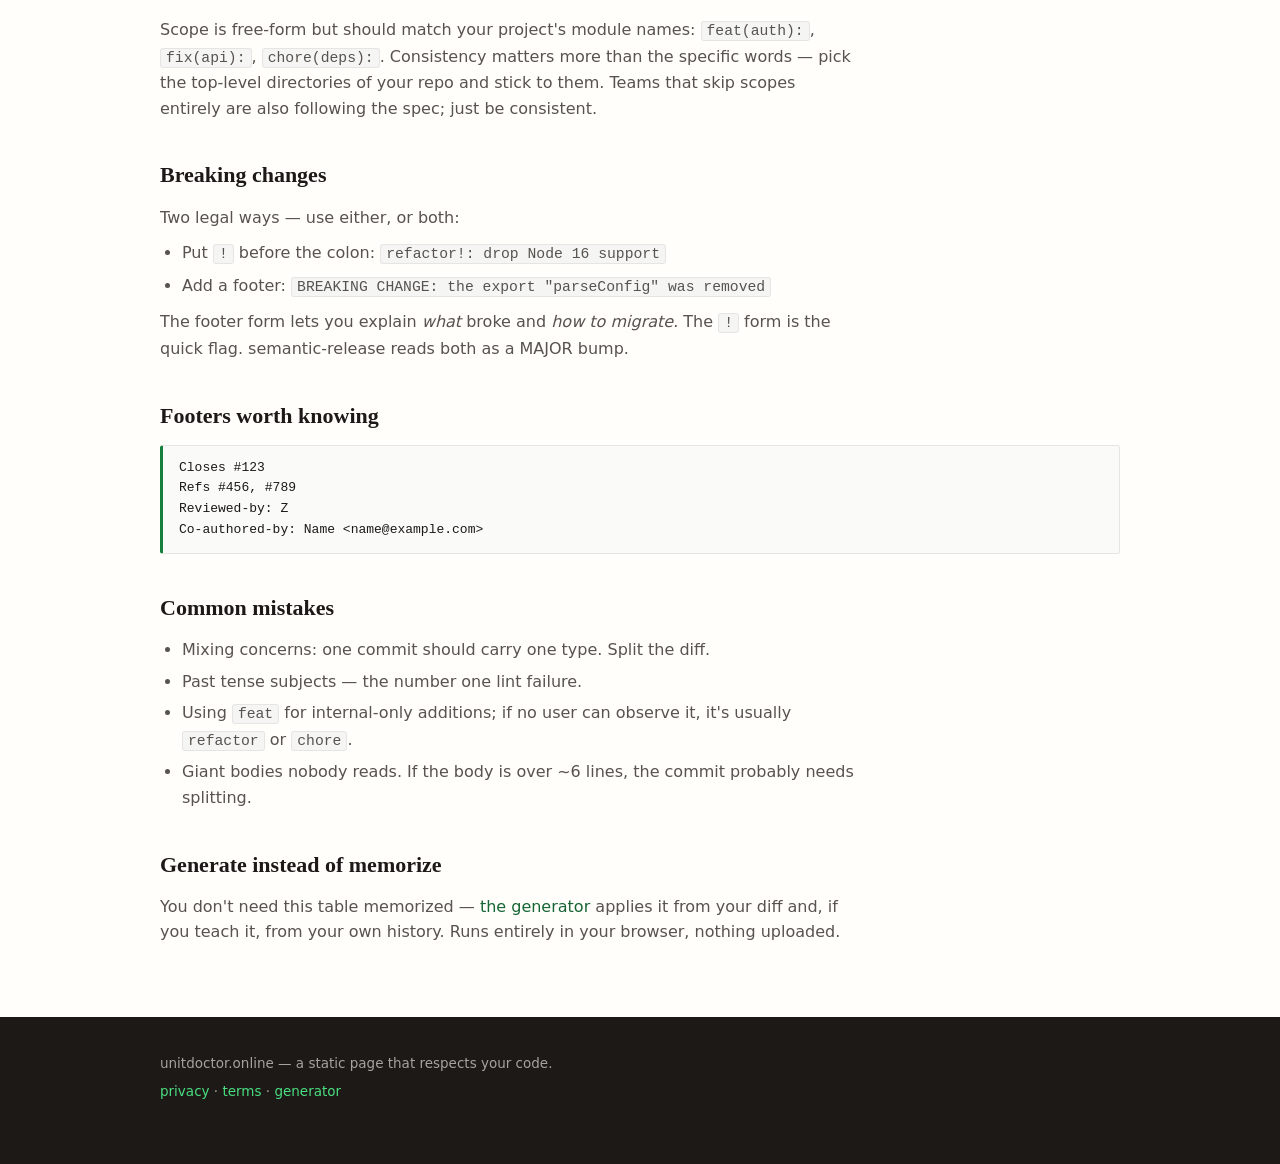
<file: cheatsheet.html>
<!DOCTYPE html>
<html lang="en">
<head>
<meta charset="UTF-8">
<meta name="viewport" content="width=device-width, initial-scale=1.0">
<title>Conventional Commits Cheat Sheet — UnitDoctor</title>
<meta name="description" content="A plain, complete Conventional Commits cheat sheet: all 11 types, scope and breaking change syntax, subject rules, and copy-paste examples.">
<link rel="icon" href="data:image/svg+xml,%3Csvg xmlns='http://www.w3.org/2000/svg' viewBox='0 0 32 32'%3E%3Crect width='32' height='32' rx='6' fill='%231c1917'/%3E%3Ctext x='16' y='22' font-family='monospace' font-size='16' fill='%234ade80' text-anchor='middle'%3E%E2%9C%93%3C/text%3E%3C/svg%3E">
<link rel="stylesheet" href="assets/style.css">
</head>
<body>

<header class="site-header">
  <div class="wrap">
    <a class="wordmark" href="/">unit<span class="mark">doctor</span><span class="tld">.online</span></a>
    <nav>
      <a href="/">commit</a>
      <a href="/lint.html">lint</a>
      <a href="/squash.html">squash</a>
      <a href="/changelog.html">changelog</a>
      <a href="/unit.html">unit</a>
      <a href="/timer.html">cron</a>
      <a href="/doctor.html">checker</a>
      <a href="/calendar.html">OnCalendar</a>
      <a href="/resources.html">resources</a>
    </nav>
  </div>
</header>

<main class="page wrap">
  <p class="micro-label">reference · bookmark this</p>
  <h1>Conventional Commits cheat sheet</h1>
  <p class="lede">Everything the specification expects, on one page, without the tutorial voice.
  The format exists so that humans — and tools like commitlint and semantic-release — can read
  your history mechanically.</p>

  <h2>The shape</h2>
  <div class="example-block">&lt;type&gt;[optional scope][!]: &lt;description&gt;

[optional body]

[optional footer(s)]</div>
  <p>Real example with everything on:</p>
  <div class="example-block">feat(auth)!: use refresh tokens for sessions

Sessions now expire after 24h instead of living forever.

BREAKING CHANGE: the "remember me" checkbox has been removed.
Refs: #412</div>

  <h2>The 11 types</h2>
  <table class="spec-table">
    <thead><tr><th>Type</th><th>Use for</th><th>SemVer effect</th></tr></thead>
    <tbody>
      <tr><td>feat</td><td>A new user-facing capability</td><td>MINOR</td></tr>
      <tr><td>fix</td><td>A bug fix</td><td>PATCH</td></tr>
      <tr><td>docs</td><td>Documentation only</td><td>—</td></tr>
      <tr><td>style</td><td>Formatting, whitespace, semicolons — no logic change</td><td>—</td></tr>
      <tr><td>refactor</td><td>Code change that neither adds a feature nor fixes a bug</td><td>—</td></tr>
      <tr><td>perf</td><td>A change that improves performance</td><td>PATCH</td></tr>
      <tr><td>test</td><td>Adding or correcting tests</td><td>—</td></tr>
      <tr><td>build</td><td>Build system or external dependencies (webpack, npm, cargo)</td><td>—</td></tr>
      <tr><td>ci</td><td>CI/CD configuration (GitHub Actions, GitLab CI, Jenkins)</td><td>—</td></tr>
      <tr><td>chore</td><td>Maintenance that touches no src or test files</td><td>—</td></tr>
      <tr><td>revert</td><td>Reverting a previous commit</td><td>varies</td></tr>
    </tbody>
  </table>

  <h2>Subject line rules</h2>
  <ul>
    <li><strong>Imperative mood:</strong> "add validation", not "added validation" — as if completing
    the sentence <em>"if applied, this commit will…"</em></li>
    <li><strong>≤ 72 characters</strong> is the safe ceiling; ~50 is the comfortable one for <code>git log --oneline</code>.</li>
    <li><strong>No trailing period.</strong> The subject is a headline, not a sentence.</li>
    <li><strong>Lowercase start</strong> is convention (unless the first word is a proper noun or acronym).</li>
  </ul>

  <h2>Scope</h2>
  <p>Scope is free-form but should match your project's module names: <code>feat(auth):</code>,
  <code>fix(api):</code>, <code>chore(deps):</code>. Consistency matters more than the specific words —
  pick the top-level directories of your repo and stick to them. Teams that skip scopes entirely are
  also following the spec; just be consistent.</p>

  <h2>Breaking changes</h2>
  <p>Two legal ways — use either, or both:</p>
  <ul>
    <li>Put <code>!</code> before the colon: <code>refactor!: drop Node 16 support</code></li>
    <li>Add a footer: <code>BREAKING CHANGE: the export "parseConfig" was removed</code></li>
  </ul>
  <p>The footer form lets you explain <em>what</em> broke and <em>how to migrate</em>. The <code>!</code>
  form is the quick flag. semantic-release reads both as a MAJOR bump.</p>

  <h2>Footers worth knowing</h2>
  <div class="example-block">Closes #123
Refs #456, #789
Reviewed-by: Z
Co-authored-by: Name &lt;name@example.com&gt;</div>

  <h2>Common mistakes</h2>
  <ul>
    <li>Mixing concerns: one commit should carry one type. Split the diff.</li>
    <li>Past tense subjects — the number one lint failure.</li>
    <li>Using <code>feat</code> for internal-only additions; if no user can observe it, it's usually
    <code>refactor</code> or <code>chore</code>.</li>
    <li>Giant bodies nobody reads. If the body is over ~6 lines, the commit probably needs splitting.</li>
  </ul>

  <h2>Generate instead of memorize</h2>
  <p>You don't need this table memorized — <a href="/">the generator</a> applies it from your diff
  and, if you teach it, from your own history. Runs entirely in your browser, nothing uploaded.</p>
</main>

<footer class="site-footer">
  <div class="wrap">
    <p>unitdoctor.online — a static page that respects your code.</p>
    <p><a href="/privacy.html">privacy</a> · <a href="/terms.html">terms</a> · <a href="/">generator</a></p>
  </div>
</footer>

</body>
</html>
</file>
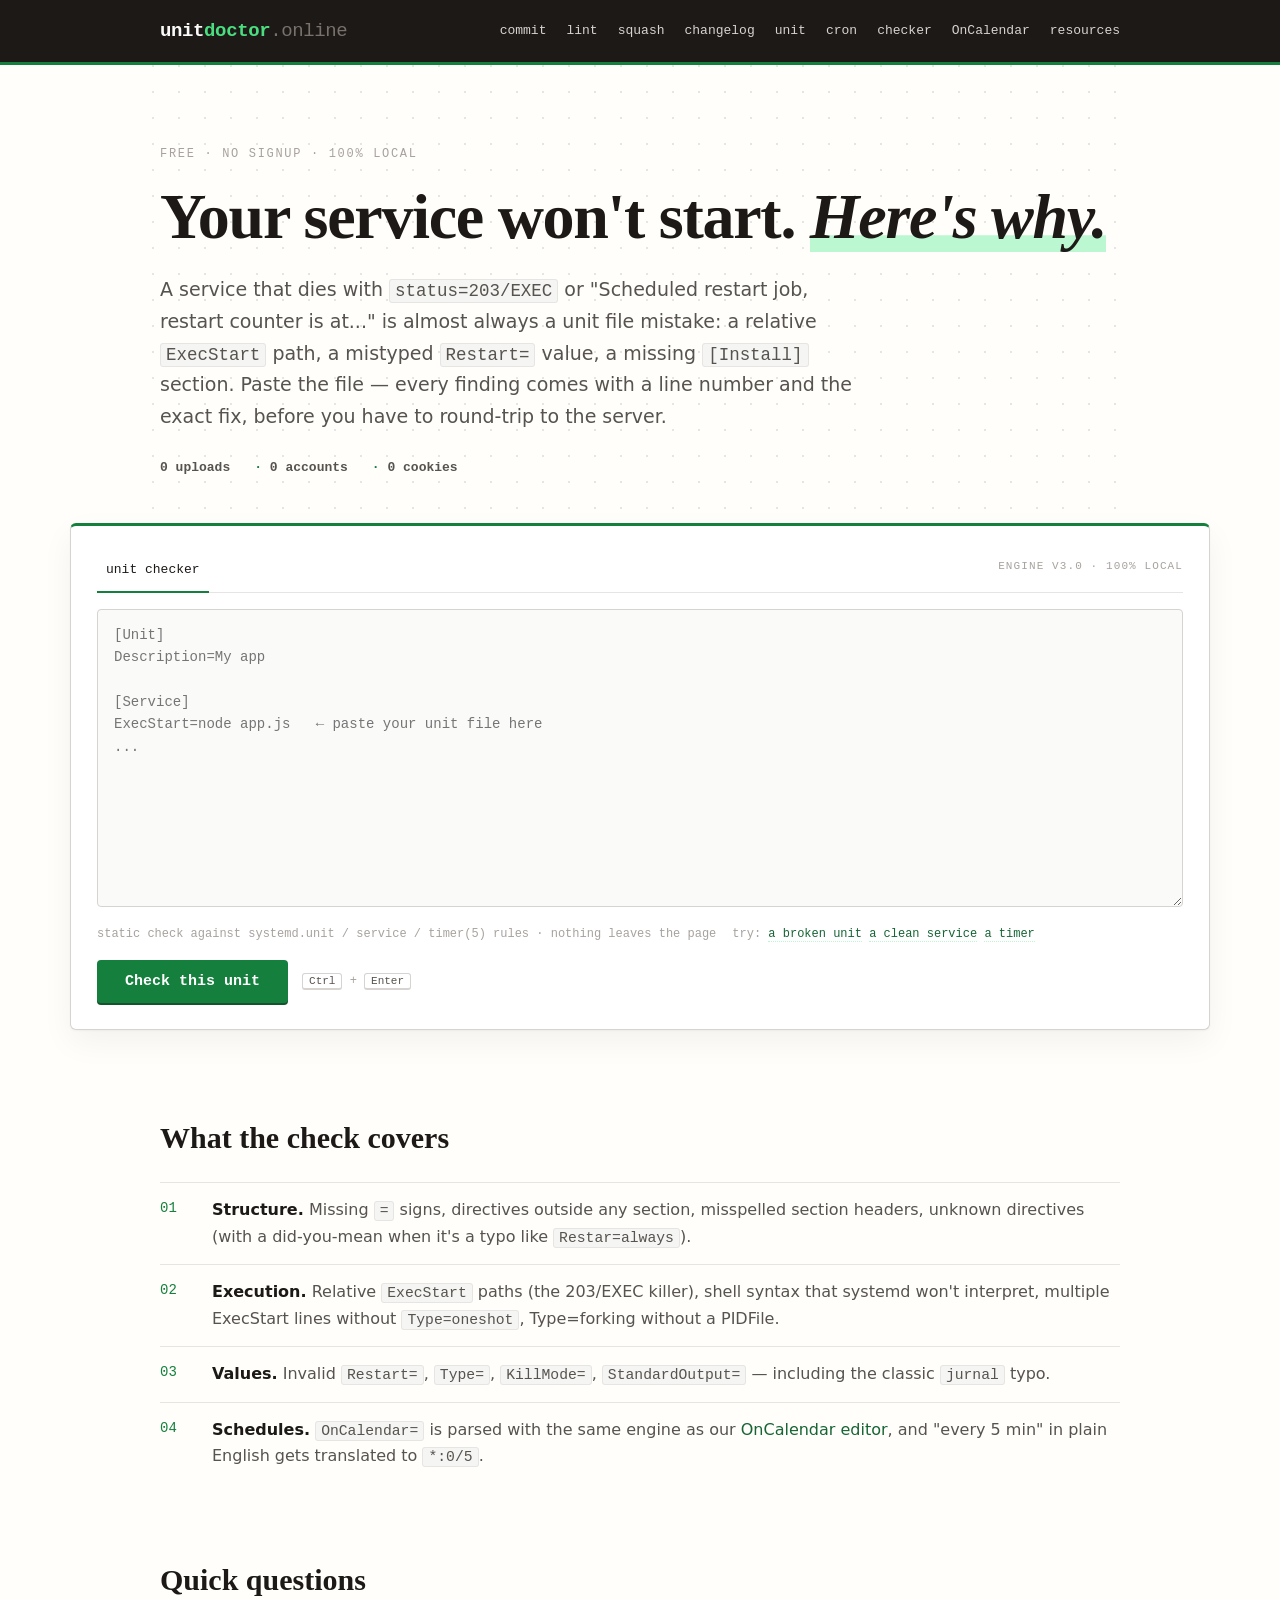
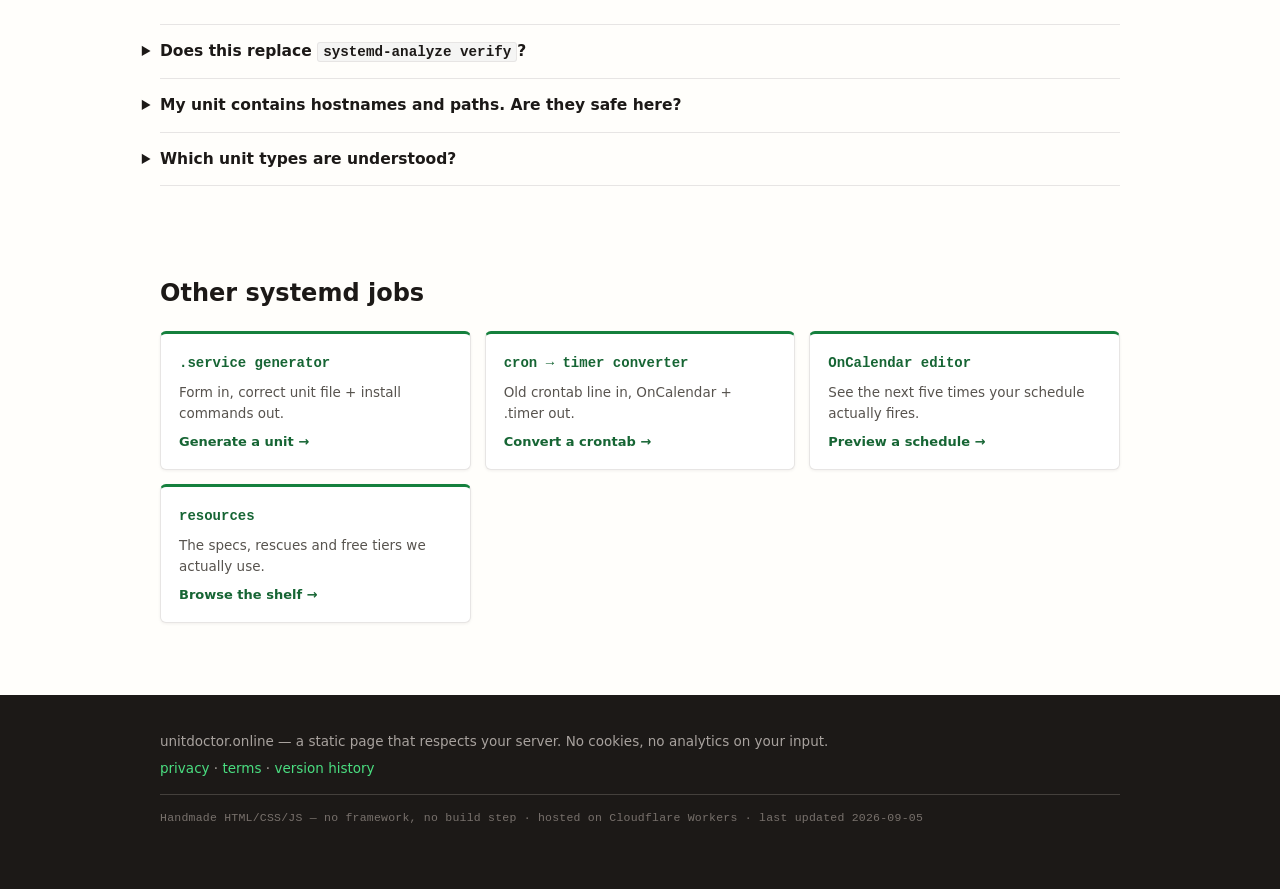
<file: doctor.html>
<!DOCTYPE html>
<html lang="en" translate="no">
<head>
<meta charset="UTF-8">
<meta name="viewport" content="width=device-width, initial-scale=1.0">
<meta name="google" content="notranslate">
<title>Systemd Unit File Checker — Find the Error Before systemd Does — UnitDoctor</title>
<meta name="description" content="Free systemd unit file checker. Paste a .service, .timer or .socket file and get line-numbered findings: relative ExecStart paths (status=203/EXEC), invalid Restart or Type values, missing [Install] sections, OnCalendar syntax errors — each with the exact fix. 100% in your browser, nothing uploaded.">
<link rel="canonical" href="https://unitdoctor.online/doctor.html">
<link rel="icon" href="data:image/svg+xml,%3Csvg xmlns='http://www.w3.org/2000/svg' viewBox='0 0 32 32'%3E%3Crect width='32' height='32' rx='6' fill='%231c1917'/%3E%3Ctext x='16' y='22' font-family='monospace' font-size='16' fill='%234ade80' text-anchor='middle'%3E%E2%9C%93%3C/text%3E%3C/svg%3E">
<link rel="stylesheet" href="assets/style.css">
</head>
<body>

<header class="site-header">
  <div class="wrap">
    <a class="wordmark" href="/">unit<span class="mark">doctor</span><span class="tld">.online</span></a>
    <nav>
      <a href="/">commit</a>
      <a href="/lint.html">lint</a>
      <a href="/squash.html">squash</a>
      <a href="/changelog.html">changelog</a>
      <a href="/unit.html">unit</a>
      <a href="/timer.html">cron</a>
      <a href="/doctor.html" class="is-active">checker</a>
      <a href="/calendar.html">OnCalendar</a>
      <a href="/resources.html">resources</a>
    </nav>
  </div>
</header>

<main>
  <section class="hero wrap">
    <p class="micro-label">free · no signup · 100% local</p>
    <h1>Your service won't start. <em>Here's why.</em></h1>
    <p class="sub">A service that dies with <code>status=203/EXEC</code> or "Scheduled restart
    job, restart counter is at..." is almost always a unit file mistake: a relative
    <code>ExecStart</code> path, a mistyped <code>Restart=</code> value, a missing
    <code>[Install]</code> section. Paste the file — every finding comes with a line number and
    the exact fix, before you have to round-trip to the server.</p>
    <p class="trust-row"><span>0 uploads</span><span>0 accounts</span><span>0 cookies</span></p>
  </section>

  <section class="wrap wrap-wide">
    <div class="tool-card" id="tool">
      <div class="tool-topbar">
        <div class="tool-tabs" role="tablist">
          <span class="tab is-active"><span class="tab-en">unit checker</span></span>
        </div>
        <span class="engine-tag">engine v3.0 · 100% local</span>
      </div>

      <textarea id="input" class="input" rows="12" spellcheck="false"
        placeholder="[Unit]&#10;Description=My app&#10;&#10;[Service]&#10;ExecStart=node app.js   ← paste your unit file here&#10;..."></textarea>

      <div class="tool-meta">
        <span class="hint">static check against systemd.unit / service / timer(5) rules · nothing leaves the page</span>
        <span class="sample-links">
          try: <a href="#" id="ex-broken">a broken unit</a>
          <a href="#" id="ex-service">a clean service</a>
          <a href="#" id="ex-timer">a timer</a>
        </span>
      </div>

      <div class="actions-row">
        <button class="btn-primary" id="check">Check this unit</button>
        <span class="kbd-hint"><kbd>Ctrl</kbd> + <kbd>Enter</kbd></span>
      </div>
      <p class="error" id="error" hidden></p>

      <div class="results" id="results" hidden>
        <div class="ud-out-head">
          <div class="score-badge"><span class="n" id="score-n">0</span><span class="t">health</span></div>
          <span class="ud-file-label" id="verdict"></span>
        </div>
        <div class="findings" id="findings"></div>
      </div>
    </div>
  </section>

  <section class="wrap how">
    <h2>What the check covers</h2>
    <ol class="plain-steps">
      <li><strong>Structure.</strong> Missing <code>=</code> signs, directives outside any section,
      misspelled section headers, unknown directives (with a did-you-mean when it's a typo like
      <code>Restar=always</code>).</li>
      <li><strong>Execution.</strong> Relative <code>ExecStart</code> paths (the 203/EXEC
      killer), shell syntax that systemd won't interpret, multiple ExecStart lines without
      <code>Type=oneshot</code>, Type=forking without a PIDFile.</li>
      <li><strong>Values.</strong> Invalid <code>Restart=</code>, <code>Type=</code>,
      <code>KillMode=</code>, <code>StandardOutput=</code> — including the classic
      <code>jurnal</code> typo.</li>
      <li><strong>Schedules.</strong> <code>OnCalendar=</code> is parsed with the same engine as
      our <a href="/calendar.html">OnCalendar editor</a>, and "every 5 min" in plain English gets
      translated to <code>*:0/5</code>.</li>
    </ol>
  </section>

  <section class="wrap faq">
    <h2>Quick questions</h2>
    <details>
      <summary>Does this replace <code>systemd-analyze verify</code>?</summary>
      <p>No, and nothing browser-based can. <code>systemd-analyze verify</code> resolves
      dependencies and paths against your actual system. This check catches the authoring
      mistakes — the ones that cause most first failures — instantly, from any machine, without
      SSH. Use both.</p>
    </details>
    <details>
      <summary>My unit contains hostnames and paths. Are they safe here?</summary>
      <p>Yes. The file is parsed by JavaScript in your tab and never sent anywhere — open your
      browser's network tab and watch: nothing leaves.</p>
    </details>
    <details>
      <summary>Which unit types are understood?</summary>
      <p>.service, .timer, .socket, .mount, .path and .target sections, with the deepest rules on
      service and timer files — the two types people hand-write most.</p>
    </details>
  </section>

  <section class="wrap tool-grid-section">
    <h2>Other systemd jobs</h2>
    <div class="tool-grid">
      <a class="tool-tile" href="/unit.html">
        <span class="tile-cmd">.service generator</span>
        <span class="tile-desc">Form in, correct unit file + install commands out.</span>
        <span class="tile-go">Generate a unit →</span>
      </a>
      <a class="tool-tile" href="/timer.html">
        <span class="tile-cmd">cron → timer converter</span>
        <span class="tile-desc">Old crontab line in, OnCalendar + .timer out.</span>
        <span class="tile-go">Convert a crontab →</span>
      </a>
      <a class="tool-tile" href="/calendar.html">
        <span class="tile-cmd">OnCalendar editor</span>
        <span class="tile-desc">See the next five times your schedule actually fires.</span>
        <span class="tile-go">Preview a schedule →</span>
      </a>
      <a class="tool-tile" href="/resources.html">
        <span class="tile-cmd">resources</span>
        <span class="tile-desc">The specs, rescues and free tiers we actually use.</span>
        <span class="tile-go">Browse the shelf →</span>
      </a>
    </div>
  </section>
</main>

<footer class="site-footer">
  <div class="wrap">
    <p>unitdoctor.online — a static page that respects your server. No cookies, no analytics on your input.</p>
    <p><a href="/privacy.html">privacy</a> · <a href="/terms.html">terms</a> · <a href="/history.html">version history</a></p>
    <p class="colophon">Handmade HTML/CSS/JS — no framework, no build step · hosted on Cloudflare Workers · last updated 2026-09-05</p>
  </div>
</footer>

<div class="toast" id="toast" hidden></div>

<script src="assets/ud-stats.js"></script>
<script src="assets/calendar.js"></script>
<script src="assets/units.js"></script>
<script src="assets/systemd-ui.js"></script>
<script>
(function () {
  "use strict";
  var $ = UD.$;

  function verdictText(n, score) {
    if (n === 0) return "No authoring mistakes found. Still run systemd-analyze verify on the box — it knows your filesystem.";
    if (score >= 80) return "Minor issues. Worth fixing before you enable this.";
    if (score >= 40) return "This unit will misbehave. Fix the high findings first.";
    return "This unit will not survive contact with systemd. Start at the top.";
  }

  function scoreClass(score) {
    return score >= 80 ? "good" : score >= 40 ? "warn" : "bad";
  }

  function render() {
    var text = $("input").value;
    var d = Units.diagnose(text);
    var resEl = $("results"), errEl = $("error");
    if (!text.trim()) { resEl.hidden = true; errEl.hidden = true; return; }
    errEl.hidden = true;
    $("score-n").textContent = d.score;
    $("score-n").className = "n " + scoreClass(d.score);
    $("verdict").textContent = verdictText(d.findings.length, d.score);
    var order = { critical: 0, high: 1, medium: 2, low: 3 };
    var sorted = d.findings.slice().sort(function (a, b) { return (order[a.severity] - order[b.severity]) || (a.line - b.line); });
    $("findings").innerHTML = sorted.map(function (x) {
      return "<div class='finding " + UD.esc(x.severity) + "'>" +
        "<div class='finding-head'><span>line " + (x.line >= 0 ? (x.line + 1) : "—") + "</span><span>" +
        UD.esc(x.severity) + "</span></div>" +
        "<div class='finding-msg'>" + UD.esc(x.message) + "</div>" +
        (x.fix ? "<div class='finding-fix'><b>fix →</b> " + UD.esc(x.fix) + "</div>" : "") +
        "</div>";
    }).join("");
    resEl.hidden = false;
  }

  $("check").addEventListener("click", render);
  $("input").addEventListener("keydown", function (e) {
    if ((e.ctrlKey || e.metaKey) && e.key === "Enter") { e.preventDefault(); render(); }
  });

  function loadExample(id, text) {
    $(id).addEventListener("click", function (e) {
      e.preventDefault();
      $("input").value = text;
      render();
      return false;
    });
  }
  loadExample("ex-broken", Units.EXAMPLES.broken);
  loadExample("ex-service", Units.EXAMPLES.service);
  loadExample("ex-timer", Units.EXAMPLES.timer);

  render();
})();
</script>
</body>
</html>
</file>
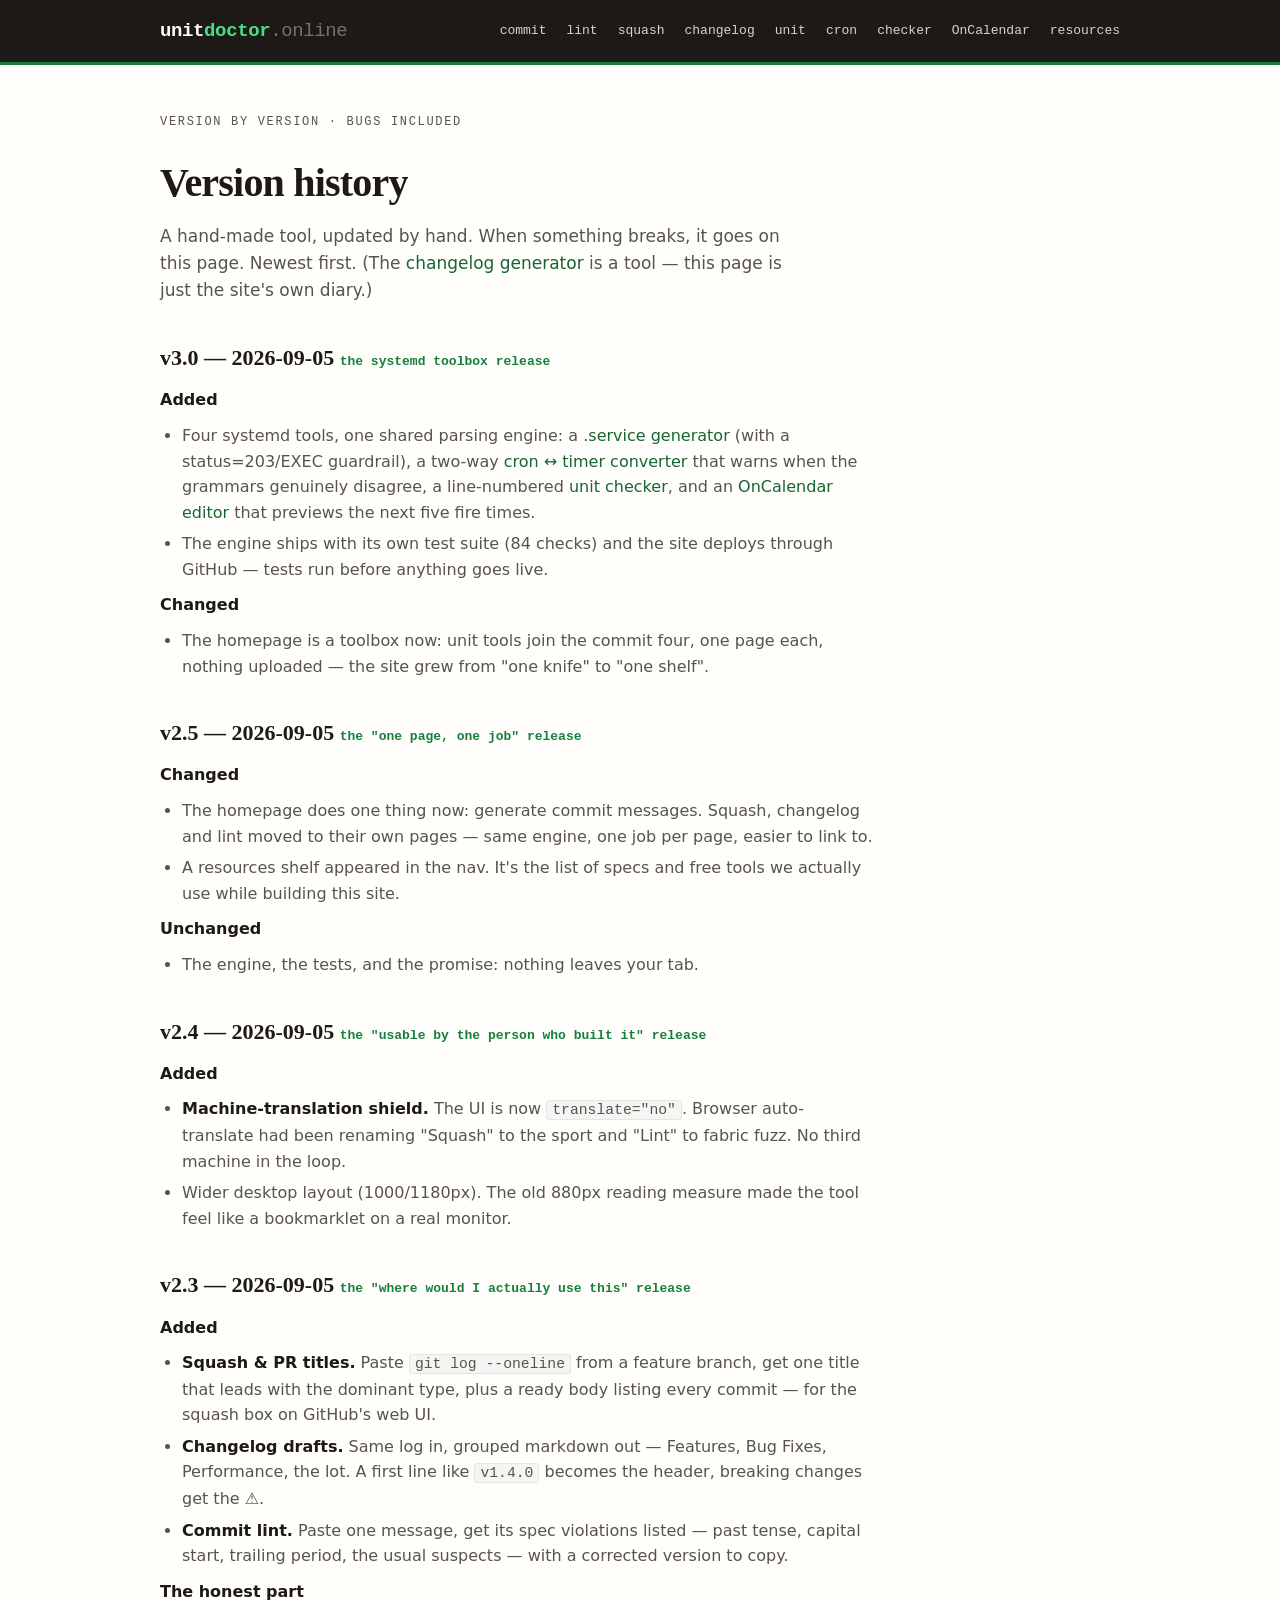
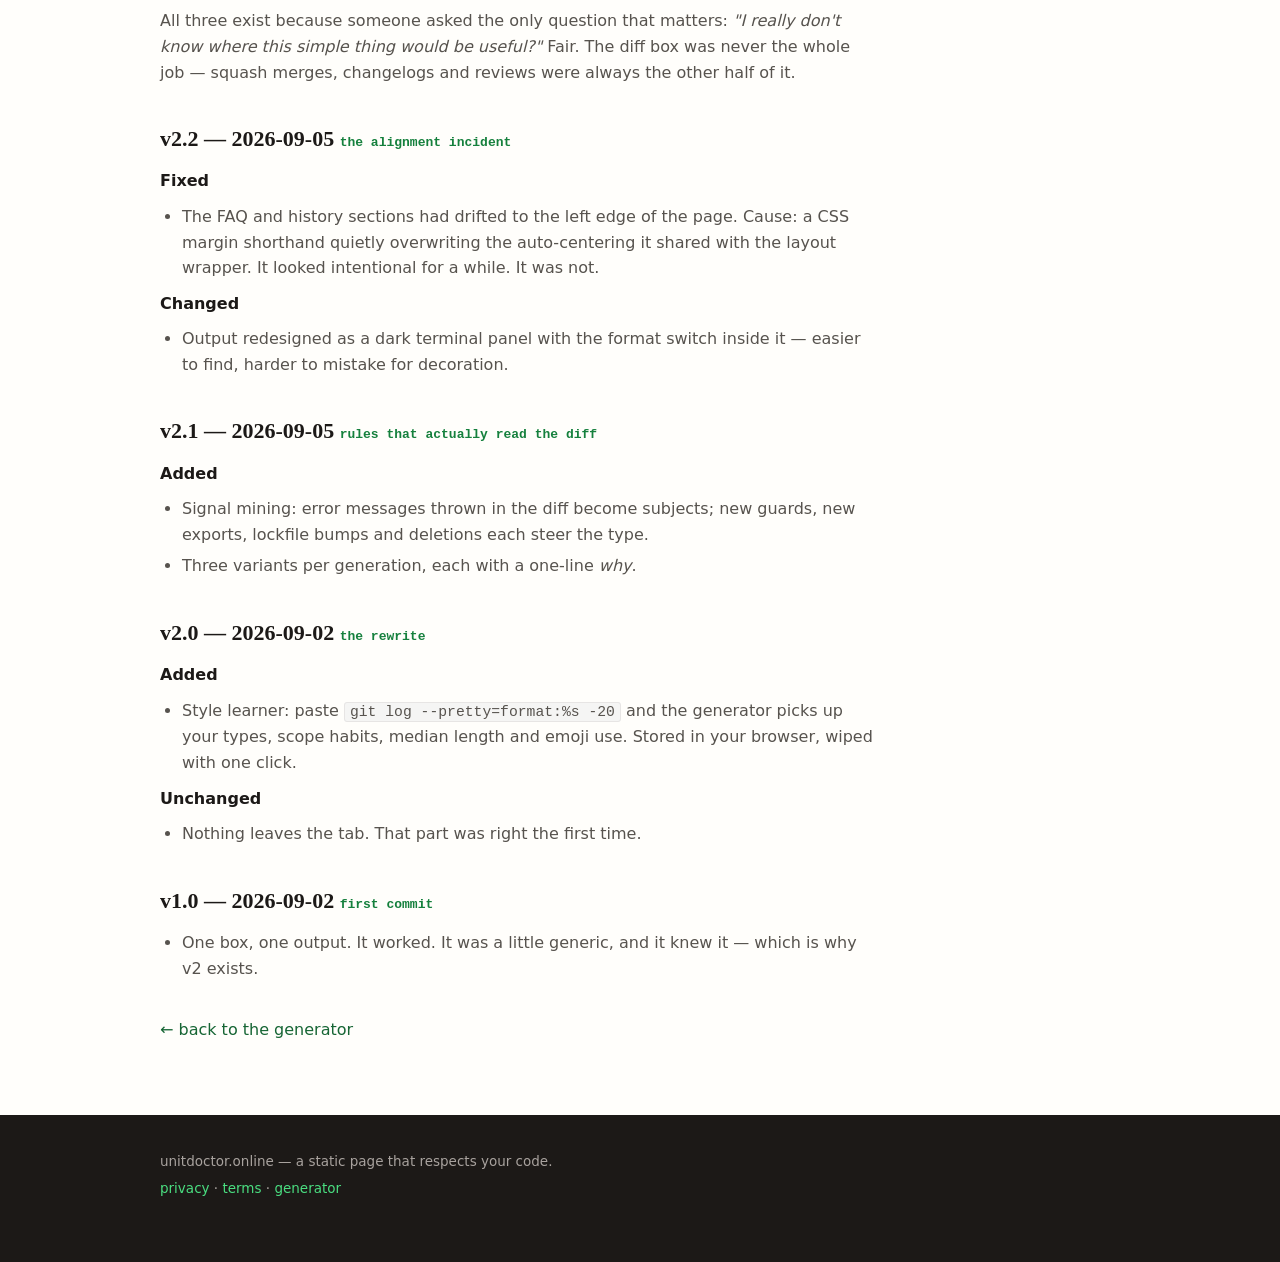
<file: history.html>
<!DOCTYPE html>
<html lang="en" translate="no">
<head>
<meta charset="UTF-8">
<meta name="viewport" content="width=device-width, initial-scale=1.0">
<meta name="google" content="notranslate">
<title>Version History — UnitDoctor</title>
<meta name="description" content="What changed on unitdoctor.online, version by version. A hand-made tool, updated by hand — bugs included.">
<link rel="icon" href="data:image/svg+xml,%3Csvg xmlns='http://www.w3.org/2000/svg' viewBox='0 0 32 32'%3E%3Crect width='32' height='32' rx='6' fill='%231c1917'/%3E%3Ctext x='16' y='22' font-family='monospace' font-size='16' fill='%234ade80' text-anchor='middle'%3E%E2%9C%93%3C/text%3E%3C/svg%3E">
<link rel="stylesheet" href="assets/style.css">
</head>
<body>

<header class="site-header">
  <div class="wrap">
    <a class="wordmark" href="/">unit<span class="mark">doctor</span><span class="tld">.online</span></a>
    <nav>
      <a href="/">commit</a>
      <a href="/lint.html">lint</a>
      <a href="/squash.html">squash</a>
      <a href="/changelog.html">changelog</a>
      <a href="/unit.html">unit</a>
      <a href="/timer.html">cron</a>
      <a href="/doctor.html">checker</a>
      <a href="/calendar.html">OnCalendar</a>
      <a href="/resources.html">resources</a>
    </nav>
  </div>
</header>

<main class="page wrap">
  <p class="micro-label">version by version · bugs included</p>
  <h1>Version history</h1>
  <p class="lede">A hand-made tool, updated by hand. When something breaks, it goes on this page.
  Newest first. (The <a href="/changelog.html">changelog generator</a> is a tool — this page is
  just the site's own diary.)</p>

  <h2>v3.0 — 2026-09-05 <span style="font-family:var(--mono);font-size:13px;color:var(--stamp);">the systemd toolbox release</span></h2>
  <h3 style="font-size:16px;margin:8px 0 4px;">Added</h3>
  <ul>
    <li>Four systemd tools, one shared parsing engine: a <a href="/unit.html">.service generator</a>
    (with a status=203/EXEC guardrail), a two-way <a href="/timer.html">cron ↔ timer converter</a>
    that warns when the grammars genuinely disagree, a line-numbered <a href="/doctor.html">unit
    checker</a>, and an <a href="/calendar.html">OnCalendar editor</a> that previews the next five
    fire times.</li>
    <li>The engine ships with its own test suite (84 checks) and the site deploys through GitHub —
    tests run before anything goes live.</li>
  </ul>
  <h3 style="font-size:16px;margin:8px 0 4px;">Changed</h3>
  <ul>
    <li>The homepage is a toolbox now: unit tools join the commit four, one page each,
    nothing uploaded — the site grew from "one knife" to "one shelf".</li>
  </ul>

  <h2>v2.5 — 2026-09-05 <span style="font-family:var(--mono);font-size:13px;color:var(--stamp);">the "one page, one job" release</span></h2>
  <h3 style="font-size:16px;margin:8px 0 4px;">Changed</h3>
  <ul>
    <li>The homepage does one thing now: generate commit messages. Squash, changelog and lint
    moved to their own pages — same engine, one job per page, easier to link to.</li>
    <li>A resources shelf appeared in the nav. It's the list of specs and free tools we actually
    use while building this site.</li>
  </ul>
  <h3 style="font-size:16px;margin:8px 0 4px;">Unchanged</h3>
  <ul>
    <li>The engine, the tests, and the promise: nothing leaves your tab.</li>
  </ul>

  <h2>v2.4 — 2026-09-05 <span style="font-family:var(--mono);font-size:13px;color:var(--stamp);">the "usable by the person who built it" release</span></h2>
  <h3 style="font-size:16px;margin:8px 0 4px;">Added</h3>
  <ul>
    <li><strong>Machine-translation shield.</strong> The UI is now <code>translate="no"</code>.
    Browser auto-translate had been renaming "Squash" to the sport and "Lint" to fabric
    fuzz. No third machine in the loop.</li>
    <li>Wider desktop layout (1000/1180px). The old 880px reading measure made the tool feel
    like a bookmarklet on a real monitor.</li>
  </ul>

  <h2>v2.3 — 2026-09-05 <span style="font-family:var(--mono);font-size:13px;color:var(--stamp);">the "where would I actually use this" release</span></h2>
  <h3 style="font-size:16px;margin:8px 0 4px;">Added</h3>
  <ul>
    <li><strong>Squash &amp; PR titles.</strong> Paste <code>git log --oneline</code> from a feature
    branch, get one title that leads with the dominant type, plus a ready body listing every commit
    — for the squash box on GitHub's web UI.</li>
    <li><strong>Changelog drafts.</strong> Same log in, grouped markdown out — Features, Bug Fixes,
    Performance, the lot. A first line like <code>v1.4.0</code> becomes the header, breaking changes
    get the ⚠️.</li>
    <li><strong>Commit lint.</strong> Paste one message, get its spec violations listed — past
    tense, capital start, trailing period, the usual suspects — with a corrected version to copy.</li>
  </ul>
  <h3 style="font-size:16px;margin:8px 0 4px;">The honest part</h3>
  <p>All three exist because someone asked the only question that matters: <em>"I really don't know
  where this simple thing would be useful?"</em> Fair. The diff box was never the whole job —
  squash merges, changelogs and reviews were always the other half of it.</p>

  <h2>v2.2 — 2026-09-05 <span style="font-family:var(--mono);font-size:13px;color:var(--stamp);">the alignment incident</span></h2>
  <h3 style="font-size:16px;margin:8px 0 4px;">Fixed</h3>
  <ul>
    <li>The FAQ and history sections had drifted to the left edge of the page. Cause: a CSS margin
    shorthand quietly overwriting the auto-centering it shared with the layout wrapper. It looked
    intentional for a while. It was not.</li>
  </ul>
  <h3 style="font-size:16px;margin:8px 0 4px;">Changed</h3>
  <ul>
    <li>Output redesigned as a dark terminal panel with the format switch inside it — easier to
    find, harder to mistake for decoration.</li>
  </ul>

  <h2>v2.1 — 2026-09-05 <span style="font-family:var(--mono);font-size:13px;color:var(--stamp);">rules that actually read the diff</span></h2>
  <h3 style="font-size:16px;margin:8px 0 4px;">Added</h3>
  <ul>
    <li>Signal mining: error messages thrown in the diff become subjects; new guards, new exports,
    lockfile bumps and deletions each steer the type.</li>
    <li>Three variants per generation, each with a one-line <em>why</em>.</li>
  </ul>

  <h2>v2.0 — 2026-09-02 <span style="font-family:var(--mono);font-size:13px;color:var(--stamp);">the rewrite</span></h2>
  <h3 style="font-size:16px;margin:8px 0 4px;">Added</h3>
  <ul>
    <li>Style learner: paste <code>git log --pretty=format:%s -20</code> and the generator picks up
    your types, scope habits, median length and emoji use. Stored in your browser, wiped with one
    click.</li>
  </ul>
  <h3 style="font-size:16px;margin:8px 0 4px;">Unchanged</h3>
  <ul>
    <li>Nothing leaves the tab. That part was right the first time.</li>
  </ul>

  <h2>v1.0 — 2026-09-02 <span style="font-family:var(--mono);font-size:13px;color:var(--stamp);">first commit</span></h2>
  <ul>
    <li>One box, one output. It worked. It was a little generic, and it knew it — which is why
    v2 exists.</li>
  </ul>

  <p style="margin-top:36px;"><a href="/">← back to the generator</a></p>
</main>

<footer class="site-footer">
  <div class="wrap">
    <p>unitdoctor.online — a static page that respects your code.</p>
    <p><a href="/privacy.html">privacy</a> · <a href="/terms.html">terms</a> · <a href="/">generator</a></p>
  </div>
</footer>

</body>
</html>
</file>
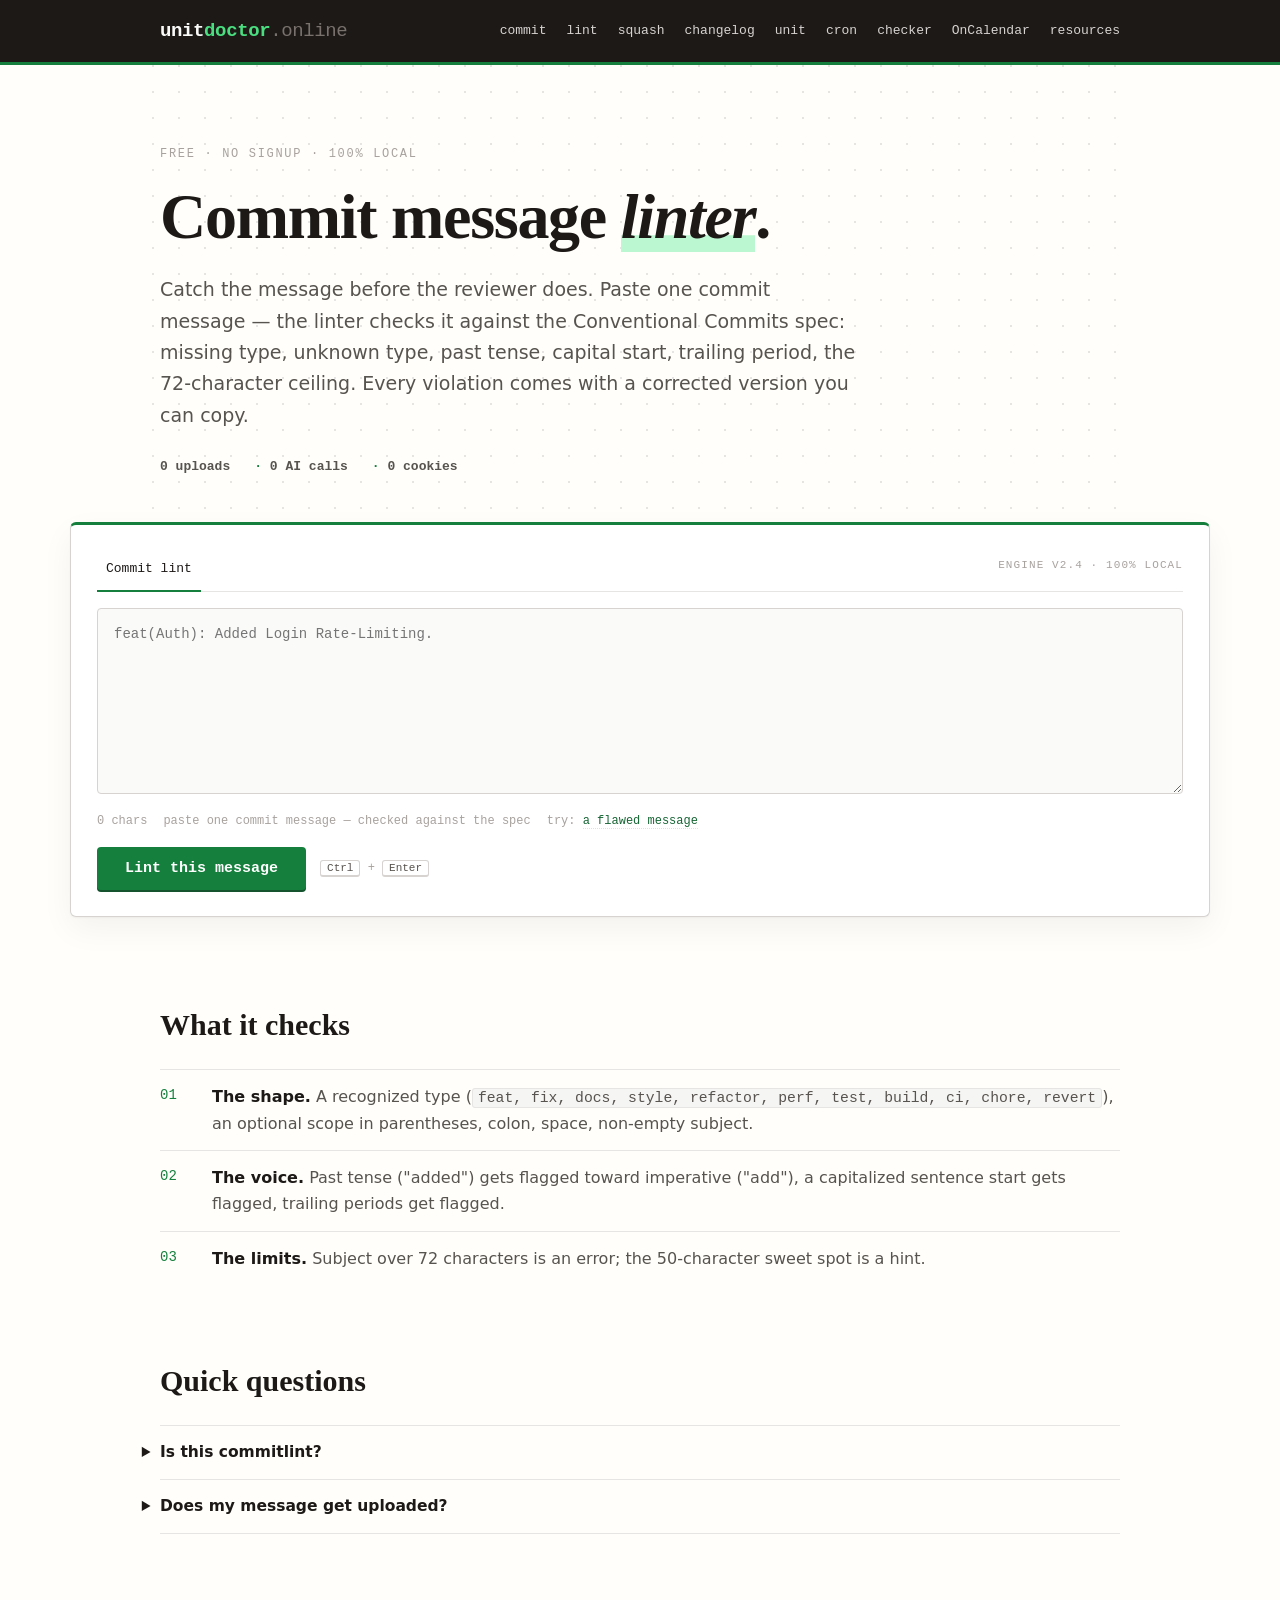
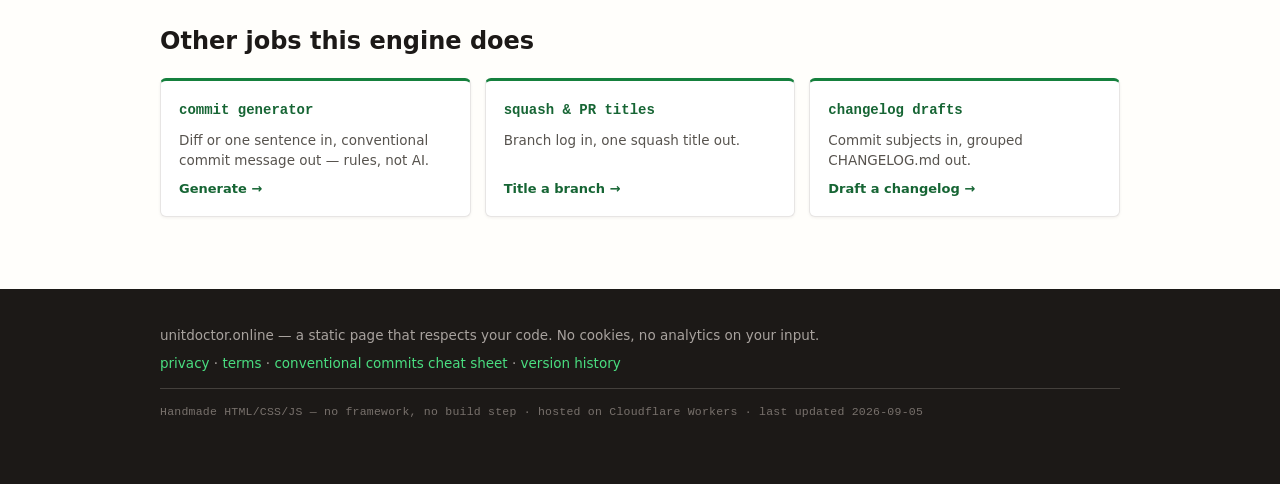
<file: lint.html>
<!DOCTYPE html>
<html lang="en" translate="no">
<head>
<meta charset="UTF-8">
<meta name="viewport" content="width=device-width, initial-scale=1.0">
<meta name="google" content="notranslate">
<title>Commit Message Linter — Check a Commit Against the Conventional Commits Spec — UnitDoctor</title>
<meta name="description" content="Free online commit message linter. Paste one commit message, see every Conventional Commits violation — wrong type, past tense, capital start, trailing period, 72-character limit — with a corrected version to copy. 100% in your browser, no AI, nothing uploaded.">
<link rel="canonical" href="https://unitdoctor.online/lint.html">
<link rel="icon" href="data:image/svg+xml,%3Csvg xmlns='http://www.w3.org/2000/svg' viewBox='0 0 32 32'%3E%3Crect width='32' height='32' rx='6' fill='%231c1917'/%3E%3Ctext x='16' y='22' font-family='monospace' font-size='16' fill='%234ade80' text-anchor='middle'%3E%E2%9C%93%3C/text%3E%3C/svg%3E">
<link rel="stylesheet" href="assets/style.css">
</head>
<body>

<header class="site-header">
  <div class="wrap">
    <a class="wordmark" href="/">unit<span class="mark">doctor</span><span class="tld">.online</span></a>
    <nav>
      <a href="/">commit</a>
      <a href="/lint.html" class="is-active">lint</a>
      <a href="/squash.html">squash</a>
      <a href="/changelog.html">changelog</a>
      <a href="/unit.html">unit</a>
      <a href="/timer.html">cron</a>
      <a href="/doctor.html">checker</a>
      <a href="/calendar.html">OnCalendar</a>
      <a href="/resources.html">resources</a>
    </nav>
  </div>
</header>

<main>
  <section class="hero wrap">
    <p class="micro-label">free · no signup · 100% local</p>
    <h1>Commit message <em>linter</em>.</h1>
    <p class="sub">Catch the message before the reviewer does. Paste one commit message — the
    linter checks it against the Conventional Commits spec: missing type, unknown type, past
    tense, capital start, trailing period, the 72-character ceiling. Every violation comes with
    a corrected version you can copy.</p>
    <p class="trust-row"><span>0 uploads</span><span>0 AI calls</span><span>0 cookies</span></p>
  </section>

  <section class="wrap wrap-wide">
    <div class="tool-card" id="tool">
      <div class="tool-topbar">
        <div class="tool-tabs" role="tablist">
          <span class="tab is-active"><span class="tab-en">Commit lint</span></span>
        </div>
        <span class="engine-tag">engine v2.4 · 100% local</span>
      </div>

      <textarea id="input" class="input" rows="7" spellcheck="false"
        placeholder="feat(Auth): Added Login Rate-Limiting."></textarea>

      <div class="tool-meta">
        <span id="char-count">0 chars</span>
        <label class="check" id="breaking-wrap" hidden><input type="checkbox" id="breaking"> breaking change</label>
        <span class="hint" id="diff-hint">paste one commit message — checked against the spec</span>
        <span class="sample-links">
          try: <a href="#" id="sample-lint">a flawed message</a>
          <a href="#" id="sample-diff" hidden></a>
          <a href="#" id="sample-text" hidden></a>
        </span>
      </div>

      <div class="actions-row">
        <button class="btn-primary" id="generate">Lint this message</button>
        <span class="kbd-hint"><kbd>Ctrl</kbd> + <kbd>Enter</kbd></span>
      </div>
      <p class="error" id="error" hidden></p>

      <div class="results" id="results" hidden>
        <div class="analysis" id="analysis" hidden></div>
        <div class="rec-block" id="rec-block" hidden>
          <div class="rec-head">
            <span class="micro-label" id="rec-label">corrected message</span>
            <div class="fmt-switch" id="fmt-switch" role="group" aria-label="output format" hidden>
              <button class="fmt-btn is-active" data-fmt="conventional">conventional</button>
            </div>
          </div>
          <pre class="rec-msg" id="rec-msg"></pre>
          <div class="rec-foot">
            <button class="btn-primary btn-copy-main" id="rec-copy">Copy corrected message</button>
          </div>
        </div>
        <div class="alts" id="alts" hidden></div>
      </div>
    </div>
  </section>

  <section class="wrap how">
    <h2>What it checks</h2>
    <ol class="plain-steps">
      <li><strong>The shape.</strong> A recognized type (<code>feat, fix, docs, style, refactor,
      perf, test, build, ci, chore, revert</code>), an optional scope in parentheses, colon, space,
      non-empty subject.</li>
      <li><strong>The voice.</strong> Past tense ("added") gets flagged toward imperative ("add"),
      a capitalized sentence start gets flagged, trailing periods get flagged.</li>
      <li><strong>The limits.</strong> Subject over 72 characters is an error; the 50-character
      sweet spot is a hint.</li>
    </ol>
  </section>

  <section class="wrap faq">
    <h2>Quick questions</h2>
    <details>
      <summary>Is this commitlint?</summary>
      <p>No — commitlint runs in your repo and CI. This is the quick, pre-commit check for the
      times when there's no hook around: squashing on GitHub's web UI, writing a message on a
      locked-down machine, or reviewing someone else's branch. Output follows the same spec, so
      your commitlint config stays happy.</p>
    </details>
    <details>
      <summary>Does my message get uploaded?</summary>
      <p>No. Plain JavaScript in your tab. There is no backend to receive it.</p>
    </details>
  </section>

  <section class="wrap tool-grid-section">
    <h2>Other jobs this engine does</h2>
    <div class="tool-grid">
      <a class="tool-tile" href="/">
        <span class="tile-cmd">commit generator</span>
        <span class="tile-desc">Diff or one sentence in, conventional commit message out — rules, not AI.</span>
        <span class="tile-go">Generate →</span>
      </a>
      <a class="tool-tile" href="/squash.html">
        <span class="tile-cmd">squash &amp; PR titles</span>
        <span class="tile-desc">Branch log in, one squash title out.</span>
        <span class="tile-go">Title a branch →</span>
      </a>
      <a class="tool-tile" href="/changelog.html">
        <span class="tile-cmd">changelog drafts</span>
        <span class="tile-desc">Commit subjects in, grouped CHANGELOG.md out.</span>
        <span class="tile-go">Draft a changelog →</span>
      </a>
    </div>
  </section>
</main>

<footer class="site-footer">
  <div class="wrap">
    <p>unitdoctor.online — a static page that respects your code. No cookies, no analytics on your input.</p>
    <p><a href="/privacy.html">privacy</a> · <a href="/terms.html">terms</a> · <a href="/cheatsheet.html">conventional commits cheat sheet</a> · <a href="/history.html">version history</a></p>
    <p class="colophon">Handmade HTML/CSS/JS — no framework, no build step · hosted on Cloudflare Workers · last updated 2026-09-05</p>
  </div>
</footer>

<div class="toast" id="toast" hidden></div>

<script src="assets/ud-stats.js"></script>
<script src="assets/app.js"></script>
</body>
</html>
</file>
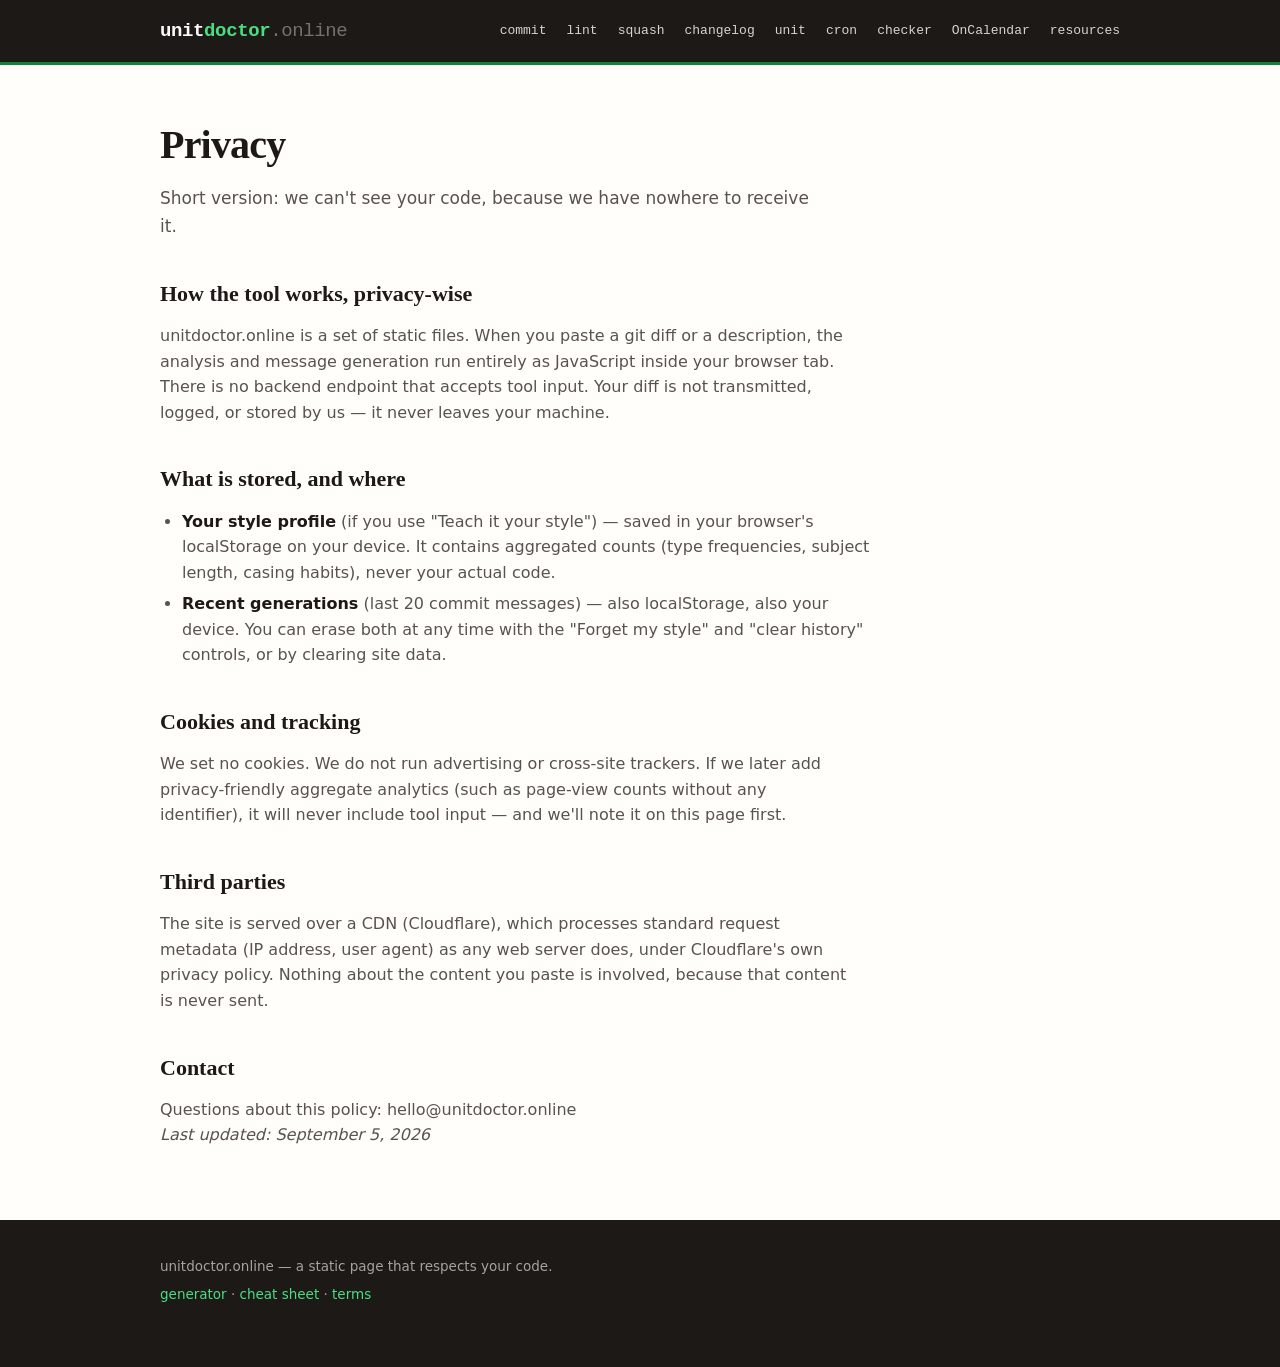
<file: privacy.html>
<!DOCTYPE html>
<html lang="en">
<head>
<meta charset="UTF-8">
<meta name="viewport" content="width=device-width, initial-scale=1.0">
<title>Privacy — UnitDoctor</title>
<meta name="description" content="UnitDoctor privacy policy: no uploads, no cookies, no analytics on your input. All processing happens in your browser.">
<link rel="icon" href="data:image/svg+xml,%3Csvg xmlns='http://www.w3.org/2000/svg' viewBox='0 0 32 32'%3E%3Crect width='32' height='32' rx='6' fill='%231c1917'/%3E%3Ctext x='16' y='22' font-family='monospace' font-size='16' fill='%234ade80' text-anchor='middle'%3E%E2%9C%93%3C/text%3E%3C/svg%3E">
<link rel="stylesheet" href="assets/style.css">
</head>
<body>

<header class="site-header">
  <div class="wrap">
    <a class="wordmark" href="/">unit<span class="mark">doctor</span><span class="tld">.online</span></a>
    <nav>
      <a href="/">commit</a>
      <a href="/lint.html">lint</a>
      <a href="/squash.html">squash</a>
      <a href="/changelog.html">changelog</a>
      <a href="/unit.html">unit</a>
      <a href="/timer.html">cron</a>
      <a href="/doctor.html">checker</a>
      <a href="/calendar.html">OnCalendar</a>
      <a href="/resources.html">resources</a>
    </nav>
  </div>
</header>

<main class="page wrap">
  <h1>Privacy</h1>
  <p class="lede">Short version: we can't see your code, because we have nowhere to receive it.</p>

  <h2>How the tool works, privacy-wise</h2>
  <p>unitdoctor.online is a set of static files. When you paste a git diff or a description,
  the analysis and message generation run entirely as JavaScript inside your browser tab.
  There is no backend endpoint that accepts tool input. Your diff is not transmitted, logged,
  or stored by us — it never leaves your machine.</p>

  <h2>What is stored, and where</h2>
  <ul>
    <li><strong>Your style profile</strong> (if you use "Teach it your style") — saved in your
    browser's localStorage on your device. It contains aggregated counts (type frequencies,
    subject length, casing habits), never your actual code.</li>
    <li><strong>Recent generations</strong> (last 20 commit messages) — also localStorage, also
    your device. You can erase both at any time with the "Forget my style" and "clear history"
    controls, or by clearing site data.</li>
  </ul>

  <h2>Cookies and tracking</h2>
  <p>We set no cookies. We do not run advertising or cross-site trackers. If we later add
  privacy-friendly aggregate analytics (such as page-view counts without any identifier),
  it will never include tool input — and we'll note it on this page first.</p>

  <h2>Third parties</h2>
  <p>The site is served over a CDN (Cloudflare), which processes standard request metadata
  (IP address, user agent) as any web server does, under Cloudflare's own privacy policy.
  Nothing about the content you paste is involved, because that content is never sent.</p>

  <h2>Contact</h2>
  <p>Questions about this policy: hello@unitdoctor.online</p>
  <p><em>Last updated: September 5, 2026</em></p>
</main>

<footer class="site-footer">
  <div class="wrap">
    <p>unitdoctor.online — a static page that respects your code.</p>
    <p><a href="/">generator</a> · <a href="/cheatsheet.html">cheat sheet</a> · <a href="/terms.html">terms</a></p>
  </div>
</footer>

</body>
</html>
</file>
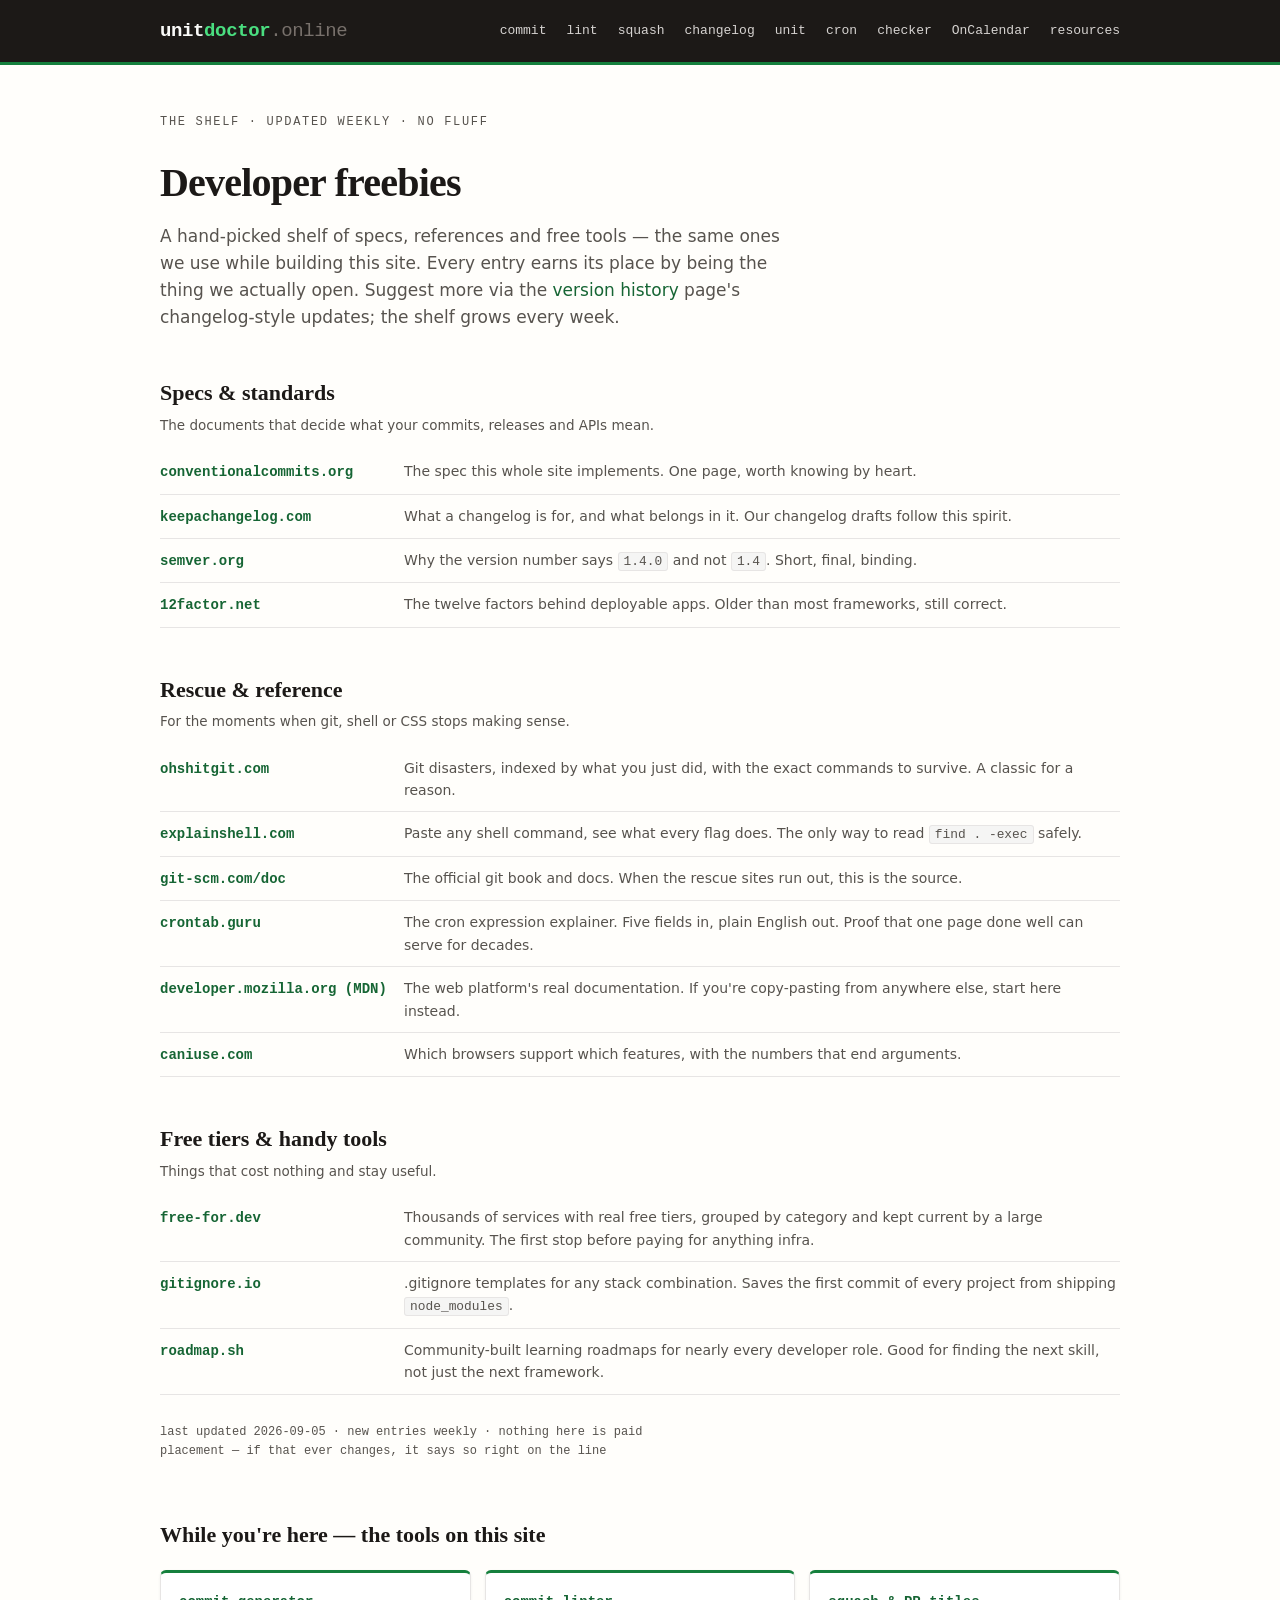
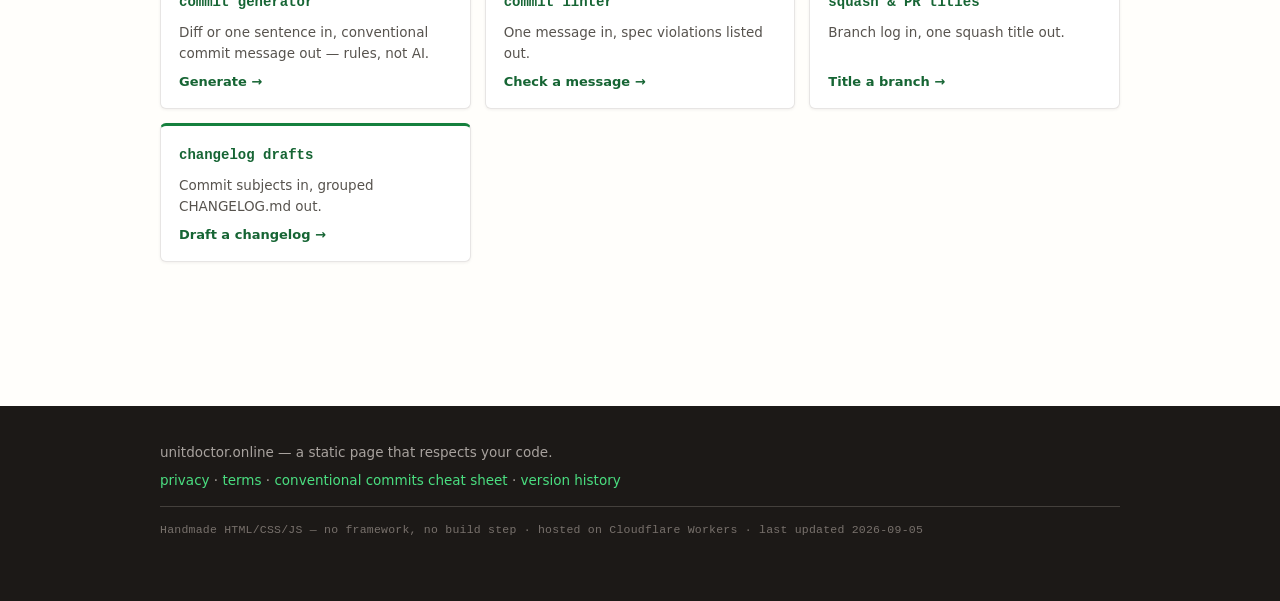
<file: resources.html>
<!DOCTYPE html>
<html lang="en" translate="no">
<head>
<meta charset="UTF-8">
<meta name="viewport" content="width=device-width, initial-scale=1.0">
<meta name="google" content="notranslate">
<title>Developer Freebies — Specs, References &amp; Free-Tier Tools We Actually Use — UnitDoctor</title>
<meta name="description" content="A hand-picked shelf of developer resources: the specs behind conventional commits and changelogs, git rescue guides, command explainers, and free-tier directories worth bookmarking. Updated weekly. No signup, no fluff.">
<link rel="canonical" href="https://unitdoctor.online/resources.html">
<link rel="icon" href="data:image/svg+xml,%3Csvg xmlns='http://www.w3.org/2000/svg' viewBox='0 0 32 32'%3E%3Crect width='32' height='32' rx='6' fill='%231c1917'/%3E%3Ctext x='16' y='22' font-family='monospace' font-size='16' fill='%234ade80' text-anchor='middle'%3E%E2%9C%93%3C/text%3E%3C/svg%3E">
<link rel="stylesheet" href="assets/style.css">
</head>
<body>

<header class="site-header">
  <div class="wrap">
    <a class="wordmark" href="/">unit<span class="mark">doctor</span><span class="tld">.online</span></a>
    <nav>
      <a href="/">commit</a>
      <a href="/lint.html">lint</a>
      <a href="/squash.html">squash</a>
      <a href="/changelog.html">changelog</a>
      <a href="/unit.html">unit</a>
      <a href="/timer.html">cron</a>
      <a href="/doctor.html">checker</a>
      <a href="/calendar.html">OnCalendar</a>
      <a href="/resources.html" class="is-active">resources</a>
    </nav>
  </div>
</header>

<main class="page wrap">
  <p class="micro-label">the shelf · updated weekly · no fluff</p>
  <h1>Developer freebies</h1>
  <p class="lede">A hand-picked shelf of specs, references and free tools — the same ones we use
  while building this site. Every entry earns its place by being the thing we actually open.
  Suggest more via the <a href="/history.html">version history</a> page's changelog-style
  updates; the shelf grows every week.</p>

  <div class="res-section">
    <h2>Specs &amp; standards</h2>
    <p class="res-note">The documents that decide what your commits, releases and APIs mean.</p>
    <div class="res-item">
      <a href="https://www.conventionalcommits.org" rel="noopener">conventionalcommits.org</a>
      <span>The spec this whole site implements. One page, worth knowing by heart.</span>
    </div>
    <div class="res-item">
      <a href="https://keepachangelog.com" rel="noopener">keepachangelog.com</a>
      <span>What a changelog is for, and what belongs in it. Our changelog drafts follow this spirit.</span>
    </div>
    <div class="res-item">
      <a href="https://semver.org" rel="noopener">semver.org</a>
      <span>Why the version number says <code>1.4.0</code> and not <code>1.4</code>. Short, final, binding.</span>
    </div>
    <div class="res-item">
      <a href="https://12factor.net" rel="noopener">12factor.net</a>
      <span>The twelve factors behind deployable apps. Older than most frameworks, still correct.</span>
    </div>
  </div>

  <div class="res-section">
    <h2>Rescue &amp; reference</h2>
    <p class="res-note">For the moments when git, shell or CSS stops making sense.</p>
    <div class="res-item">
      <a href="https://ohshitgit.com" rel="noopener">ohshitgit.com</a>
      <span>Git disasters, indexed by what you just did, with the exact commands to survive. A classic for a reason.</span>
    </div>
    <div class="res-item">
      <a href="https://explainshell.com" rel="noopener">explainshell.com</a>
      <span>Paste any shell command, see what every flag does. The only way to read
      <code>find . -exec</code> safely.</span>
    </div>
    <div class="res-item">
      <a href="https://git-scm.com/doc" rel="noopener">git-scm.com/doc</a>
      <span>The official git book and docs. When the rescue sites run out, this is the source.</span>
    </div>
    <div class="res-item">
      <a href="https://crontab.guru" rel="noopener">crontab.guru</a>
      <span>The cron expression explainer. Five fields in, plain English out. Proof that one page
      done well can serve for decades.</span>
    </div>
    <div class="res-item">
      <a href="https://developer.mozilla.org" rel="noopener">developer.mozilla.org (MDN)</a>
      <span>The web platform's real documentation. If you're copy-pasting from anywhere else, start here instead.</span>
    </div>
    <div class="res-item">
      <a href="https://caniuse.com" rel="noopener">caniuse.com</a>
      <span>Which browsers support which features, with the numbers that end arguments.</span>
    </div>
  </div>

  <div class="res-section">
    <h2>Free tiers &amp; handy tools</h2>
    <p class="res-note">Things that cost nothing and stay useful.</p>
    <div class="res-item">
      <a href="https://free-for.dev" rel="noopener">free-for.dev</a>
      <span>Thousands of services with real free tiers, grouped by category and kept current by a
      large community. The first stop before paying for anything infra.</span>
    </div>
    <div class="res-item">
      <a href="https://gitignore.io" rel="noopener">gitignore.io</a>
      <span>.gitignore templates for any stack combination. Saves the first commit of every
      project from shipping <code>node_modules</code>.</span>
    </div>
    <div class="res-item">
      <a href="https://roadmap.sh" rel="noopener">roadmap.sh</a>
      <span>Community-built learning roadmaps for nearly every developer role. Good for finding
      the next skill, not just the next framework.</span>
    </div>
  </div>

  <p class="res-updated">last updated 2026-09-05 · new entries weekly · nothing here is paid
  placement — if that ever changes, it says so right on the line</p>

  <section class="tool-grid-section">
    <h2>While you're here — the tools on this site</h2>
    <div class="tool-grid">
      <a class="tool-tile" href="/">
        <span class="tile-cmd">commit generator</span>
        <span class="tile-desc">Diff or one sentence in, conventional commit message out — rules, not AI.</span>
        <span class="tile-go">Generate →</span>
      </a>
      <a class="tool-tile" href="/lint.html">
        <span class="tile-cmd">commit linter</span>
        <span class="tile-desc">One message in, spec violations listed out.</span>
        <span class="tile-go">Check a message →</span>
      </a>
      <a class="tool-tile" href="/squash.html">
        <span class="tile-cmd">squash &amp; PR titles</span>
        <span class="tile-desc">Branch log in, one squash title out.</span>
        <span class="tile-go">Title a branch →</span>
      </a>
      <a class="tool-tile" href="/changelog.html">
        <span class="tile-cmd">changelog drafts</span>
        <span class="tile-desc">Commit subjects in, grouped CHANGELOG.md out.</span>
        <span class="tile-go">Draft a changelog →</span>
      </a>
    </div>
  </section>
</main>

<footer class="site-footer">
  <div class="wrap">
    <p>unitdoctor.online — a static page that respects your code.</p>
    <p><a href="/privacy.html">privacy</a> · <a href="/terms.html">terms</a> · <a href="/cheatsheet.html">conventional commits cheat sheet</a> · <a href="/history.html">version history</a></p>
    <p class="colophon">Handmade HTML/CSS/JS — no framework, no build step · hosted on Cloudflare Workers · last updated 2026-09-05</p>
  </div>
</footer>

</body>
</html>
</file>
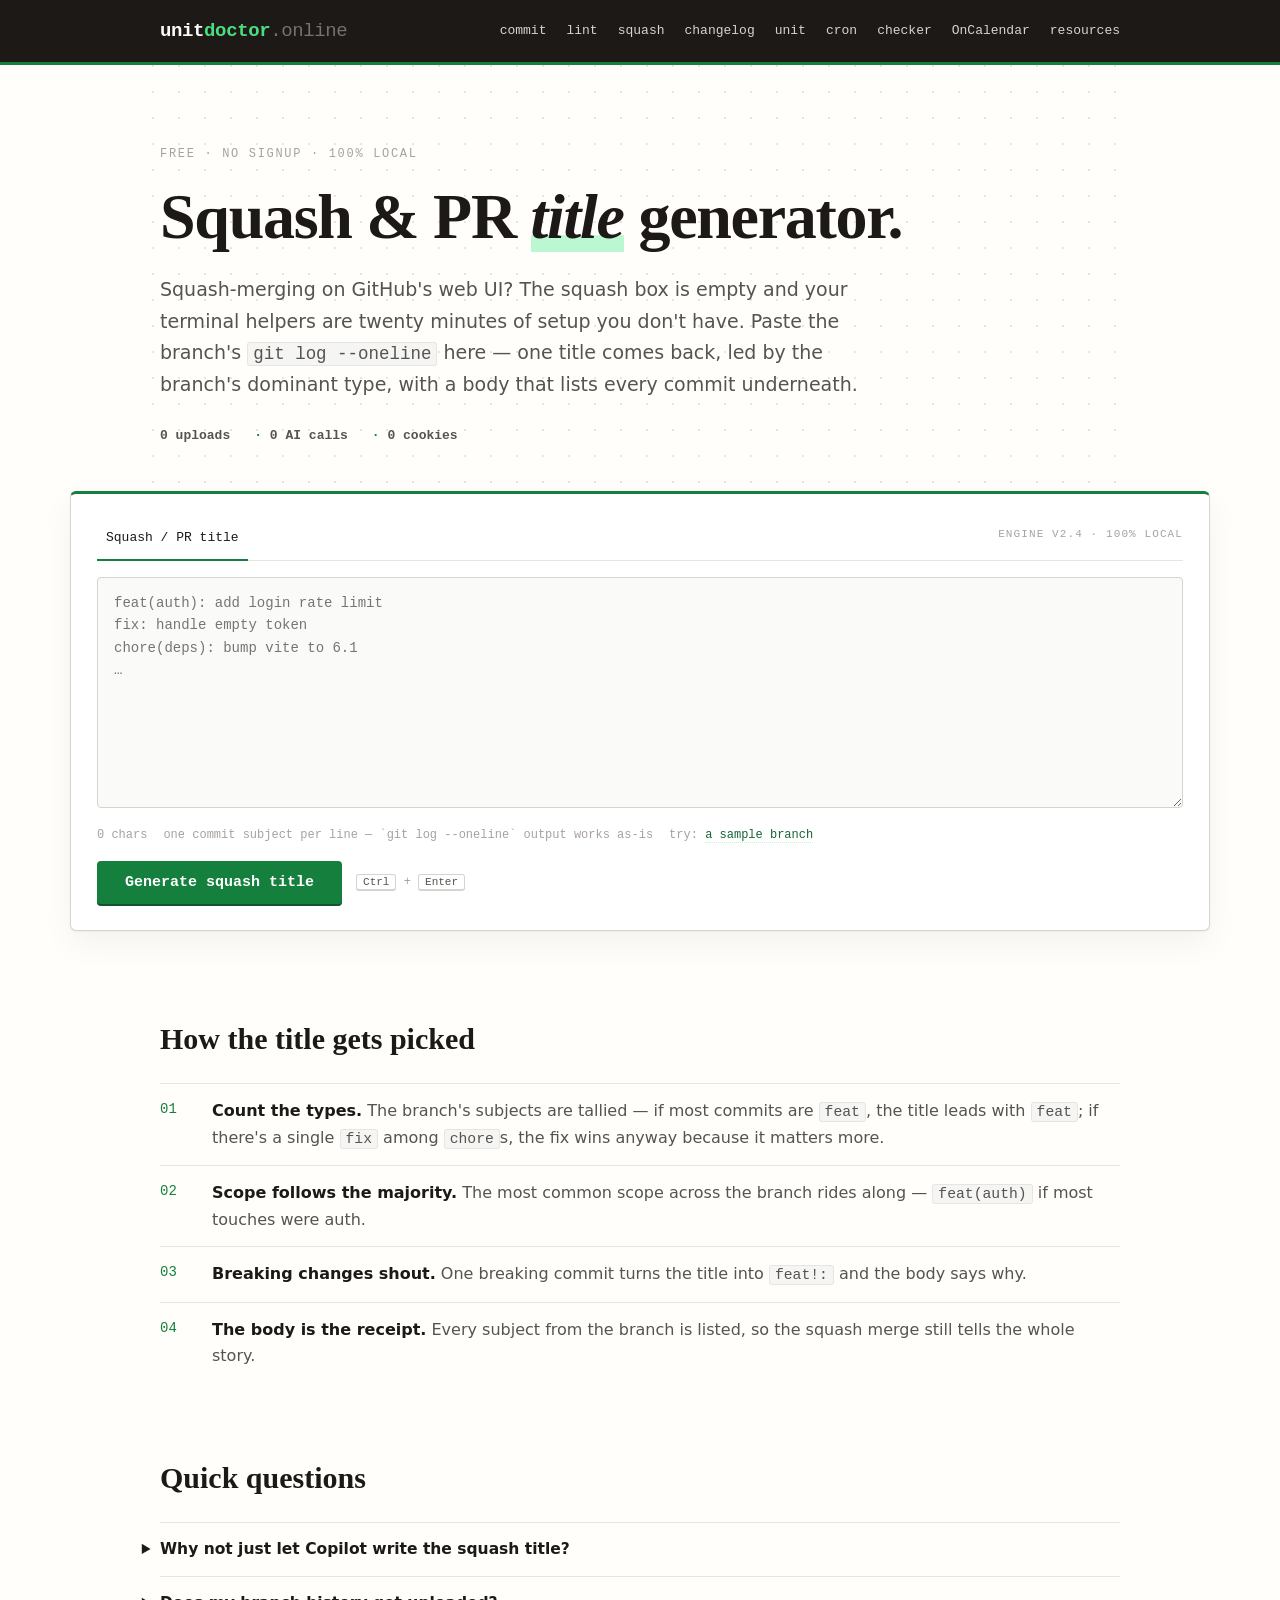
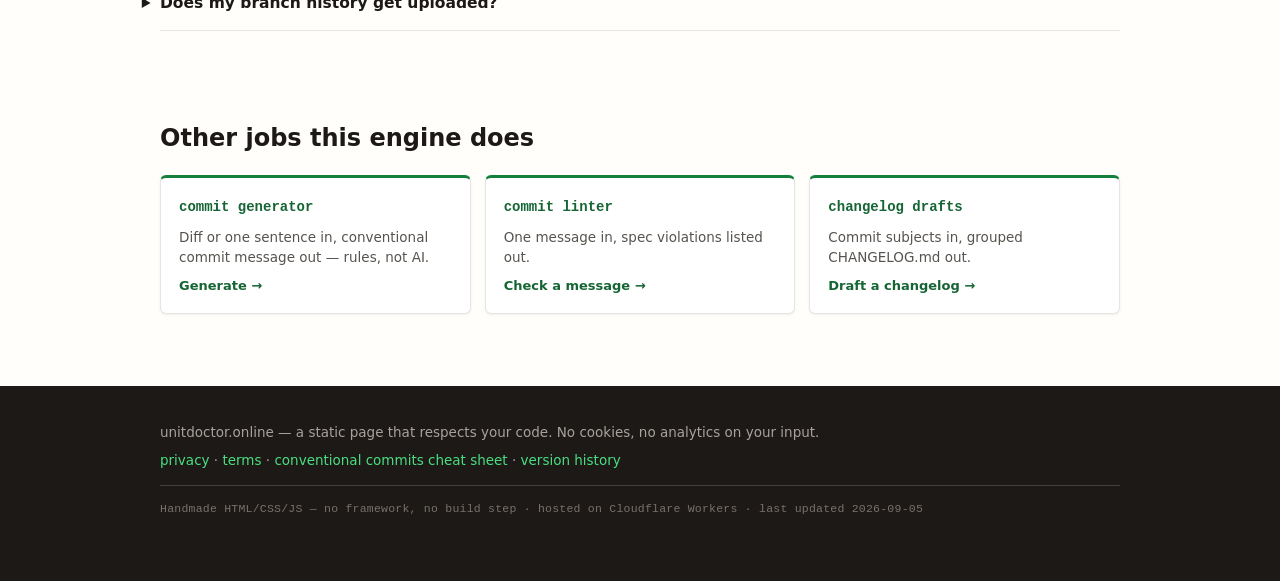
<file: squash.html>
<!DOCTYPE html>
<html lang="en" translate="no">
<head>
<meta charset="UTF-8">
<meta name="viewport" content="width=device-width, initial-scale=1.0">
<meta name="google" content="notranslate">
<title>Squash &amp; PR Title Generator — One Title for the Whole Branch — UnitDoctor</title>
<meta name="description" content="Free online squash commit title generator. Paste git log --oneline from your feature branch, get one merge title that leads with the dominant type, plus a ready-made body listing every commit. For GitHub's squash box — 100% in your browser, no AI, nothing uploaded.">
<link rel="canonical" href="https://unitdoctor.online/squash.html">
<link rel="icon" href="data:image/svg+xml,%3Csvg xmlns='http://www.w3.org/2000/svg' viewBox='0 0 32 32'%3E%3Crect width='32' height='32' rx='6' fill='%231c1917'/%3E%3Ctext x='16' y='22' font-family='monospace' font-size='16' fill='%234ade80' text-anchor='middle'%3E%E2%9C%93%3C/text%3E%3C/svg%3E">
<link rel="stylesheet" href="assets/style.css">
</head>
<body>

<header class="site-header">
  <div class="wrap">
    <a class="wordmark" href="/">unit<span class="mark">doctor</span><span class="tld">.online</span></a>
    <nav>
      <a href="/">commit</a>
      <a href="/lint.html">lint</a>
      <a href="/squash.html" class="is-active">squash</a>
      <a href="/changelog.html">changelog</a>
      <a href="/unit.html">unit</a>
      <a href="/timer.html">cron</a>
      <a href="/doctor.html">checker</a>
      <a href="/calendar.html">OnCalendar</a>
      <a href="/resources.html">resources</a>
    </nav>
  </div>
</header>

<main>
  <section class="hero wrap">
    <p class="micro-label">free · no signup · 100% local</p>
    <h1>Squash &amp; PR <em>title</em> generator.</h1>
    <p class="sub">Squash-merging on GitHub's web UI? The squash box is empty and your terminal
    helpers are twenty minutes of setup you don't have. Paste the branch's
    <code>git log --oneline</code> here — one title comes back, led by the branch's dominant
    type, with a body that lists every commit underneath.</p>
    <p class="trust-row"><span>0 uploads</span><span>0 AI calls</span><span>0 cookies</span></p>
  </section>

  <section class="wrap wrap-wide">
    <div class="tool-card" id="tool">
      <div class="tool-topbar">
        <div class="tool-tabs" role="tablist">
          <span class="tab is-active"><span class="tab-en">Squash / PR title</span></span>
        </div>
        <span class="engine-tag">engine v2.4 · 100% local</span>
      </div>

      <textarea id="input" class="input" rows="9" spellcheck="false"
        placeholder="feat(auth): add login rate limit&#10;fix: handle empty token&#10;chore(deps): bump vite to 6.1&#10;…"></textarea>

      <div class="tool-meta">
        <span id="char-count">0 chars</span>
        <label class="check" id="breaking-wrap" hidden><input type="checkbox" id="breaking"> breaking change</label>
        <span class="hint" id="diff-hint">one commit subject per line — `git log --oneline` output works as-is</span>
        <span class="sample-links">
          try: <a href="#" id="sample-squash">a sample branch</a>
          <a href="#" id="sample-diff" hidden></a>
          <a href="#" id="sample-text" hidden></a>
        </span>
      </div>

      <div class="actions-row">
        <button class="btn-primary" id="generate">Generate squash title</button>
        <span class="kbd-hint"><kbd>Ctrl</kbd> + <kbd>Enter</kbd></span>
      </div>
      <p class="error" id="error" hidden></p>

      <div class="results" id="results" hidden>
        <div class="analysis" id="analysis" hidden></div>
        <div class="rec-block" id="rec-block" hidden>
          <div class="rec-head">
            <span class="micro-label" id="rec-label">squash commit title</span>
            <div class="fmt-switch" id="fmt-switch" role="group" aria-label="output format" hidden>
              <button class="fmt-btn is-active" data-fmt="conventional">conventional</button>
            </div>
          </div>
          <pre class="rec-msg" id="rec-msg"></pre>
          <div class="rec-foot">
            <button class="btn-primary btn-copy-main" id="rec-copy">Copy title + body</button>
          </div>
        </div>
        <div class="alts" id="alts" hidden></div>
      </div>
    </div>
  </section>

  <section class="wrap how">
    <h2>How the title gets picked</h2>
    <ol class="plain-steps">
      <li><strong>Count the types.</strong> The branch's subjects are tallied — if most commits are
      <code>feat</code>, the title leads with <code>feat</code>; if there's a single
      <code>fix</code> among <code>chore</code>s, the fix wins anyway because it matters more.</li>
      <li><strong>Scope follows the majority.</strong> The most common scope across the branch
      rides along — <code>feat(auth)</code> if most touches were auth.</li>
      <li><strong>Breaking changes shout.</strong> One breaking commit turns the title into
      <code>feat!:</code> and the body says why.</li>
      <li><strong>The body is the receipt.</strong> Every subject from the branch is listed, so the
      squash merge still tells the whole story.</li>
    </ol>
  </section>

  <section class="wrap faq">
    <h2>Quick questions</h2>
    <details>
      <summary>Why not just let Copilot write the squash title?</summary>
      <p>On GitHub's web UI there's no assistant in the squash box, and on locked-down machines
      there's no extension to install. This page needs nothing but a browser tab — and it takes
      the branch log you already copied.</p>
    </details>
    <details>
      <summary>Does my branch history get uploaded?</summary>
      <p>No. Plain JavaScript in your tab. There is no backend to receive it.</p>
    </details>
  </section>

  <section class="wrap tool-grid-section">
    <h2>Other jobs this engine does</h2>
    <div class="tool-grid">
      <a class="tool-tile" href="/">
        <span class="tile-cmd">commit generator</span>
        <span class="tile-desc">Diff or one sentence in, conventional commit message out — rules, not AI.</span>
        <span class="tile-go">Generate →</span>
      </a>
      <a class="tool-tile" href="/lint.html">
        <span class="tile-cmd">commit linter</span>
        <span class="tile-desc">One message in, spec violations listed out.</span>
        <span class="tile-go">Check a message →</span>
      </a>
      <a class="tool-tile" href="/changelog.html">
        <span class="tile-cmd">changelog drafts</span>
        <span class="tile-desc">Commit subjects in, grouped CHANGELOG.md out.</span>
        <span class="tile-go">Draft a changelog →</span>
      </a>
    </div>
  </section>
</main>

<footer class="site-footer">
  <div class="wrap">
    <p>unitdoctor.online — a static page that respects your code. No cookies, no analytics on your input.</p>
    <p><a href="/privacy.html">privacy</a> · <a href="/terms.html">terms</a> · <a href="/cheatsheet.html">conventional commits cheat sheet</a> · <a href="/history.html">version history</a></p>
    <p class="colophon">Handmade HTML/CSS/JS — no framework, no build step · hosted on Cloudflare Workers · last updated 2026-09-05</p>
  </div>
</footer>

<div class="toast" id="toast" hidden></div>

<script src="assets/ud-stats.js"></script>
<script src="assets/app.js"></script>
</body>
</html>
</file>
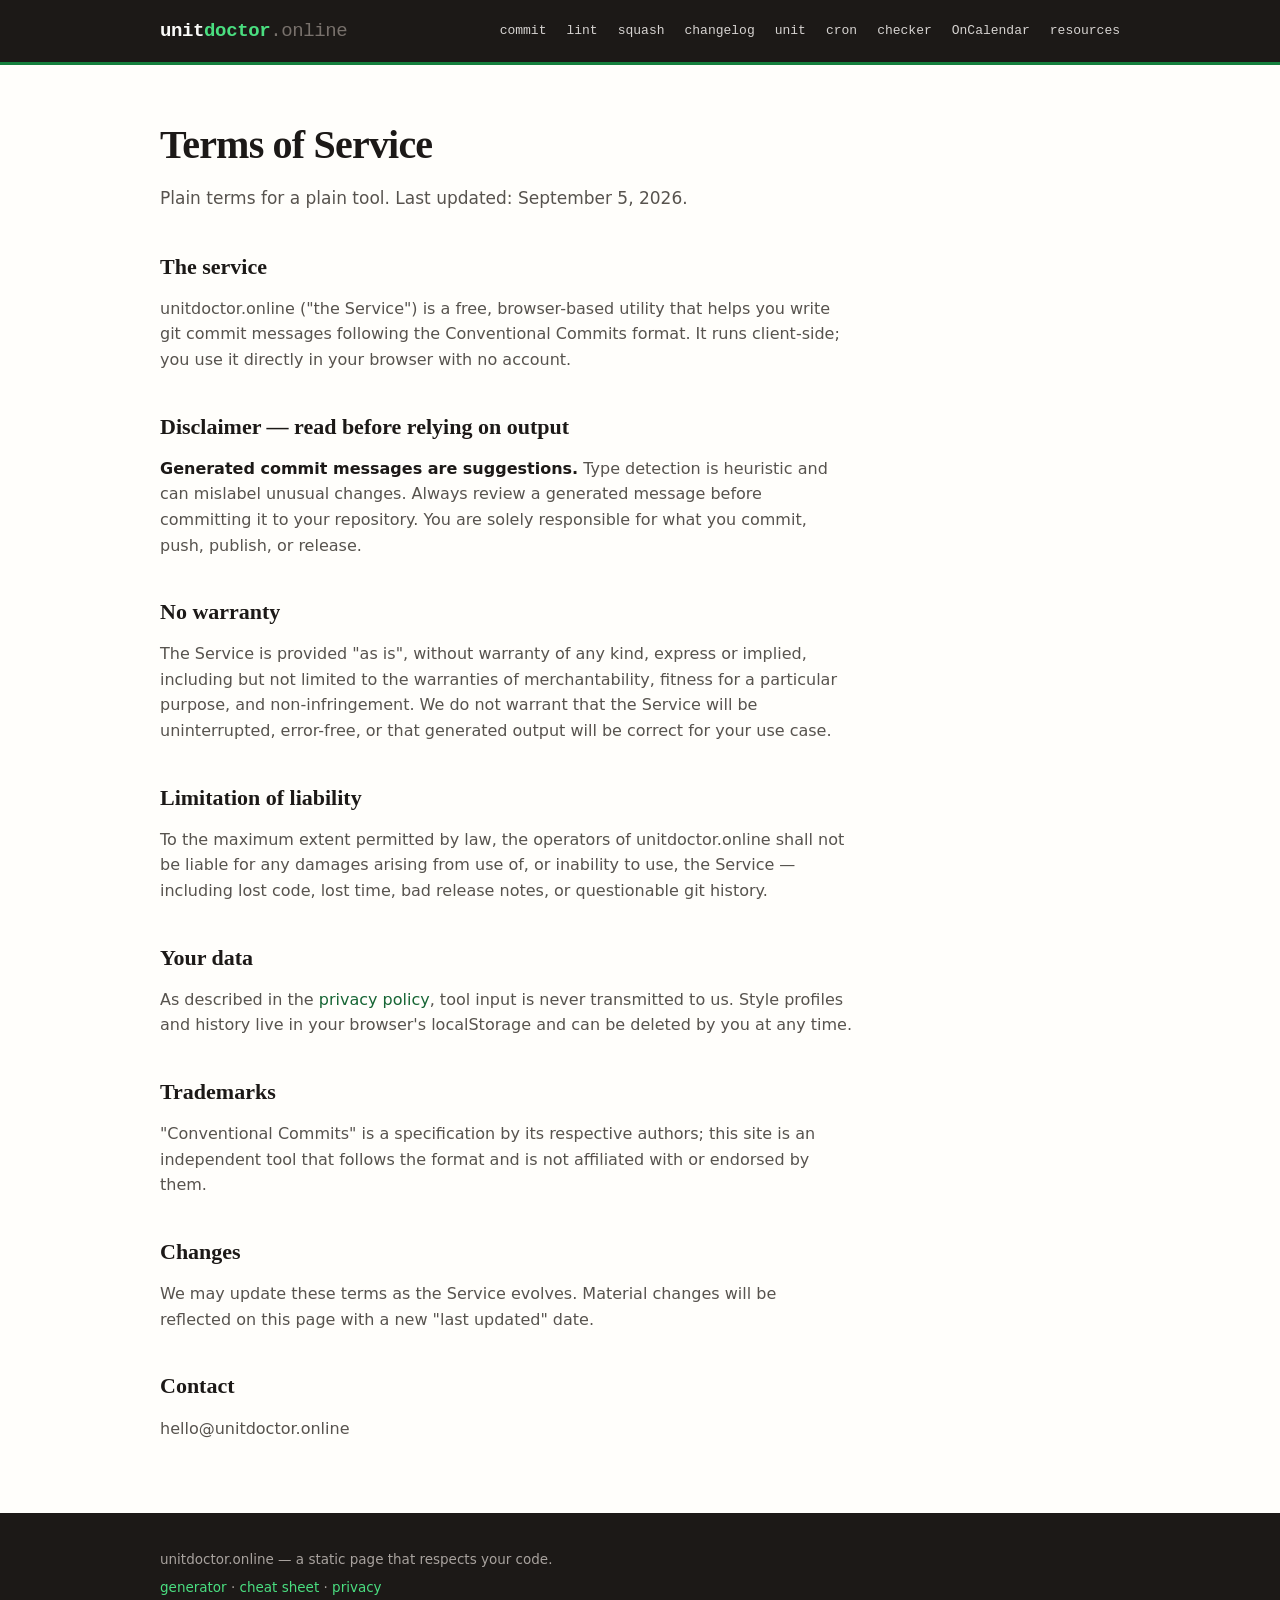
<file: terms.html>
<!DOCTYPE html>
<html lang="en">
<head>
<meta charset="UTF-8">
<meta name="viewport" content="width=device-width, initial-scale=1.0">
<title>Terms — UnitDoctor</title>
<meta name="description" content="UnitDoctor terms of service: the tool is provided as-is, free of charge, and you remain responsible for what you commit.">
<link rel="icon" href="data:image/svg+xml,%3Csvg xmlns='http://www.w3.org/2000/svg' viewBox='0 0 32 32'%3E%3Crect width='32' height='32' rx='6' fill='%231c1917'/%3E%3Ctext x='16' y='22' font-family='monospace' font-size='16' fill='%234ade80' text-anchor='middle'%3E%E2%9C%93%3C/text%3E%3C/svg%3E">
<link rel="stylesheet" href="assets/style.css">
</head>
<body>

<header class="site-header">
  <div class="wrap">
    <a class="wordmark" href="/">unit<span class="mark">doctor</span><span class="tld">.online</span></a>
    <nav>
      <a href="/">commit</a>
      <a href="/lint.html">lint</a>
      <a href="/squash.html">squash</a>
      <a href="/changelog.html">changelog</a>
      <a href="/unit.html">unit</a>
      <a href="/timer.html">cron</a>
      <a href="/doctor.html">checker</a>
      <a href="/calendar.html">OnCalendar</a>
      <a href="/resources.html">resources</a>
    </nav>
  </div>
</header>

<main class="page wrap">
  <h1>Terms of Service</h1>
  <p class="lede">Plain terms for a plain tool. Last updated: September 5, 2026.</p>

  <h2>The service</h2>
  <p>unitdoctor.online ("the Service") is a free, browser-based utility that helps you write
  git commit messages following the Conventional Commits format. It runs client-side; you use
  it directly in your browser with no account.</p>

  <h2>Disclaimer — read before relying on output</h2>
  <p><strong>Generated commit messages are suggestions.</strong> Type detection is heuristic and
  can mislabel unusual changes. Always review a generated message before committing it to your
  repository. You are solely responsible for what you commit, push, publish, or release.</p>

  <h2>No warranty</h2>
  <p>The Service is provided "as is", without warranty of any kind, express or implied,
  including but not limited to the warranties of merchantability, fitness for a particular
  purpose, and non-infringement. We do not warrant that the Service will be uninterrupted,
  error-free, or that generated output will be correct for your use case.</p>

  <h2>Limitation of liability</h2>
  <p>To the maximum extent permitted by law, the operators of unitdoctor.online shall not be
  liable for any damages arising from use of, or inability to use, the Service — including lost
  code, lost time, bad release notes, or questionable git history.</p>

  <h2>Your data</h2>
  <p>As described in the <a href="/privacy.html">privacy policy</a>, tool input is never
  transmitted to us. Style profiles and history live in your browser's localStorage and can be
  deleted by you at any time.</p>

  <h2>Trademarks</h2>
  <p>"Conventional Commits" is a specification by its respective authors; this site is an
  independent tool that follows the format and is not affiliated with or endorsed by them.</p>

  <h2>Changes</h2>
  <p>We may update these terms as the Service evolves. Material changes will be reflected on
  this page with a new "last updated" date.</p>

  <h2>Contact</h2>
  <p>hello@unitdoctor.online</p>
</main>

<footer class="site-footer">
  <div class="wrap">
    <p>unitdoctor.online — a static page that respects your code.</p>
    <p><a href="/">generator</a> · <a href="/cheatsheet.html">cheat sheet</a> · <a href="/privacy.html">privacy</a></p>
  </div>
</footer>

</body>
</html>
</file>
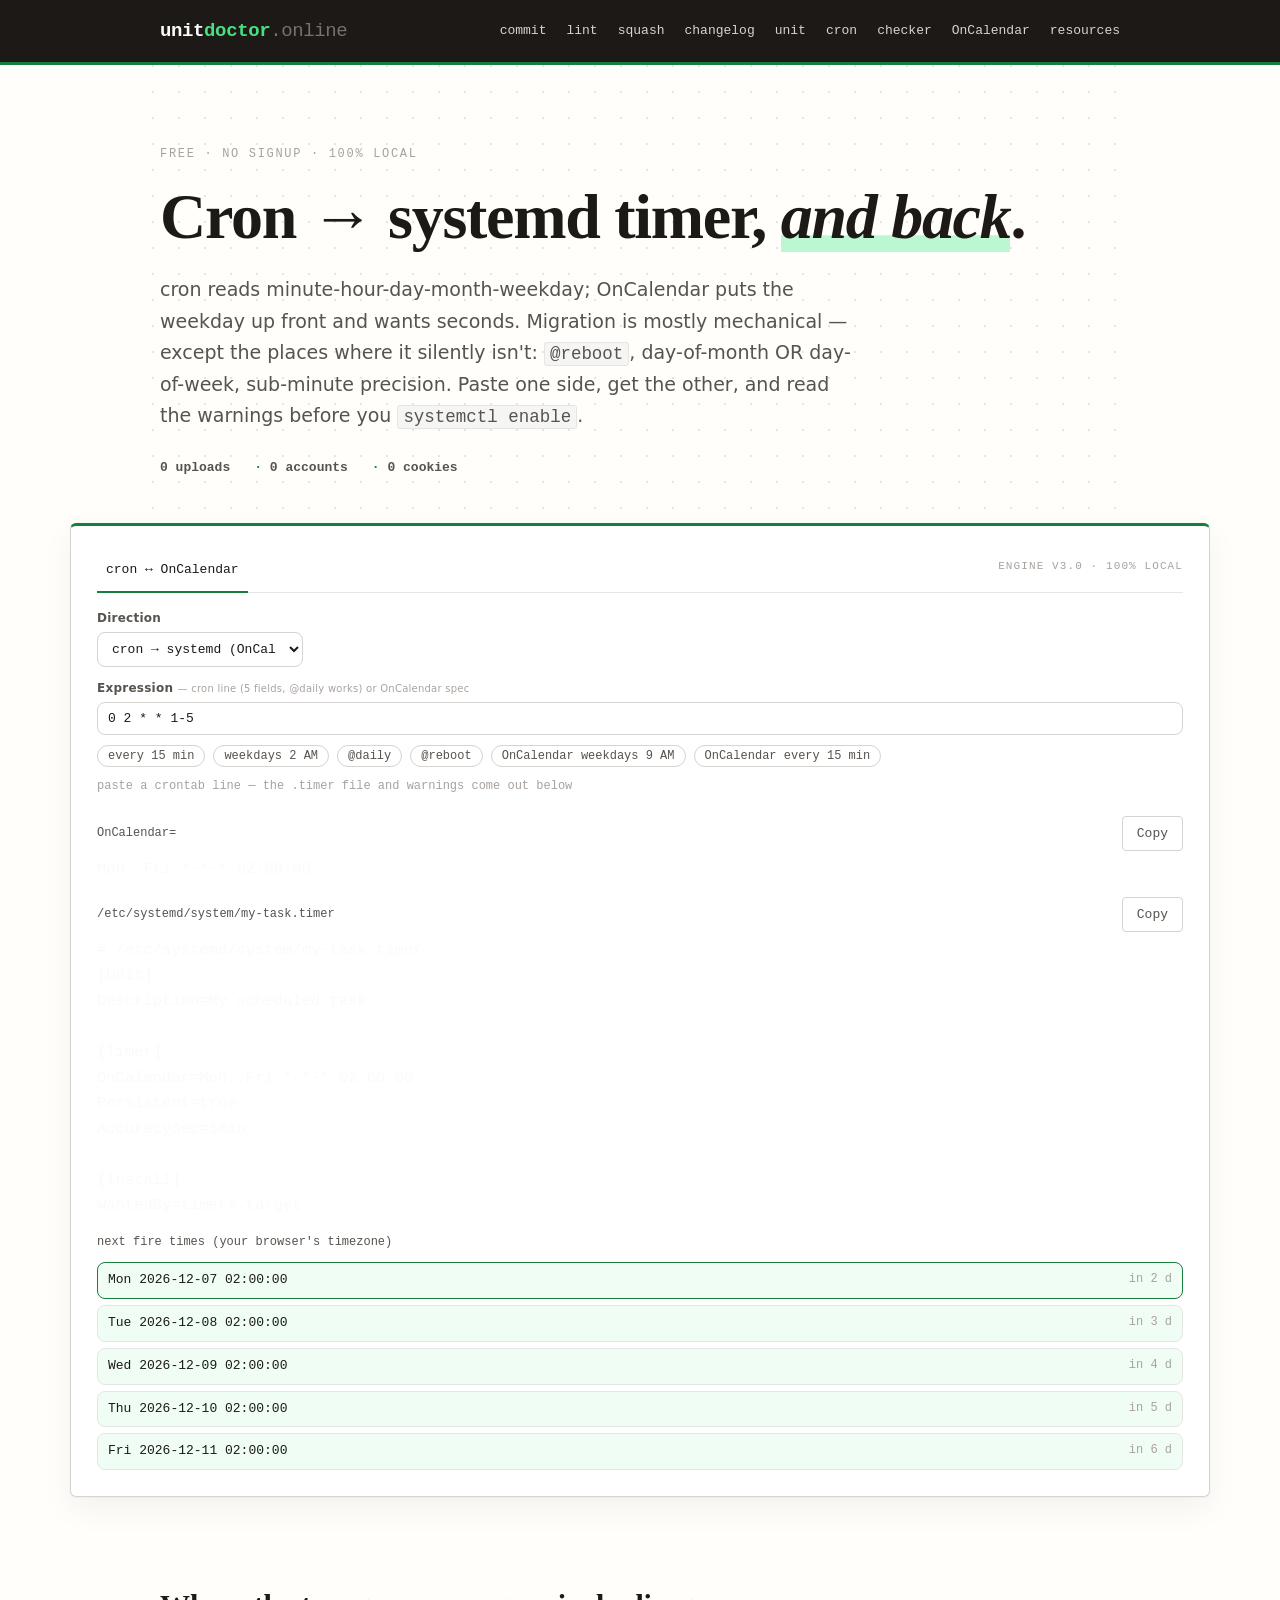
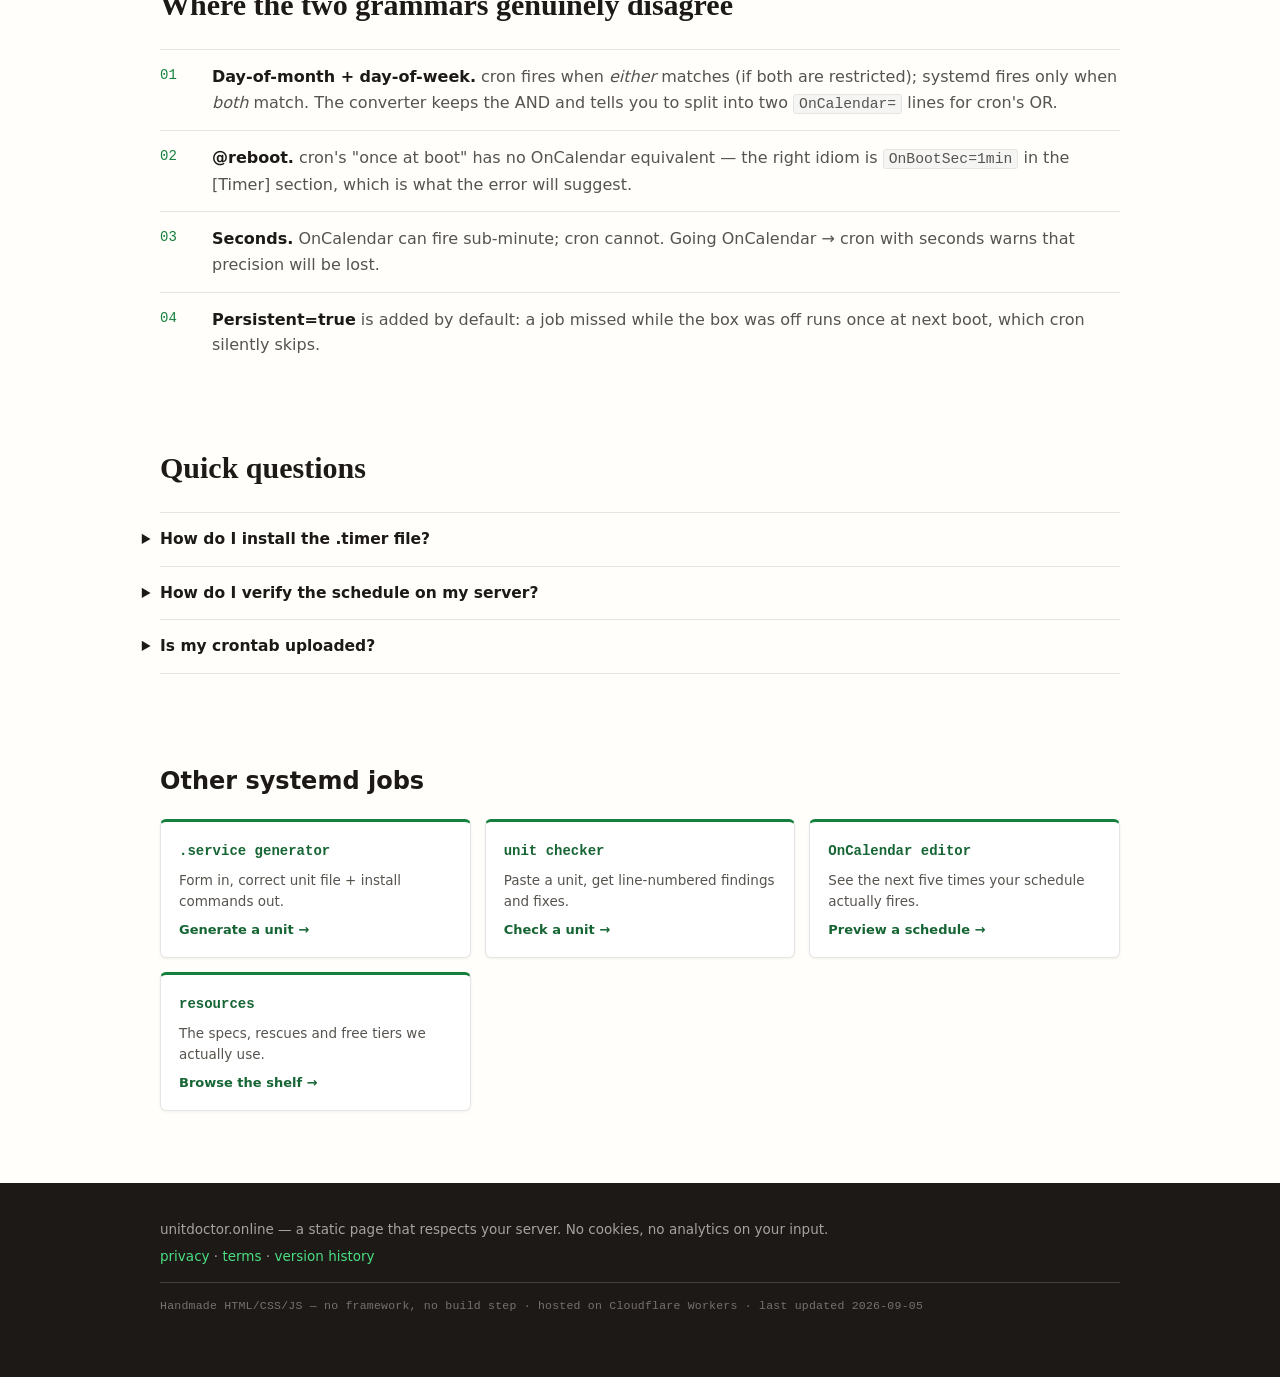
<file: timer.html>
<!DOCTYPE html>
<html lang="en" translate="no">
<head>
<meta charset="UTF-8">
<meta name="viewport" content="width=device-width, initial-scale=1.0">
<meta name="google" content="notranslate">
<title>Cron to Systemd Timer Converter — crontab ↔ OnCalendar, Both Ways — UnitDoctor</title>
<meta name="description" content="Free cron to systemd timer converter. Paste a crontab line, get the OnCalendar= value, a ready .timer unit, and the next fire times — or convert OnCalendar back to cron. Warns when the two grammars genuinely don't match (@reboot, day-of-month OR day-of-week, seconds). 100% in your browser.">
<link rel="canonical" href="https://unitdoctor.online/timer.html">
<link rel="icon" href="data:image/svg+xml,%3Csvg xmlns='http://www.w3.org/2000/svg' viewBox='0 0 32 32'%3E%3Crect width='32' height='32' rx='6' fill='%231c1917'/%3E%3Ctext x='16' y='22' font-family='monospace' font-size='16' fill='%234ade80' text-anchor='middle'%3E%E2%9C%93%3C/text%3E%3C/svg%3E">
<link rel="stylesheet" href="assets/style.css">
</head>
<body>

<header class="site-header">
  <div class="wrap">
    <a class="wordmark" href="/">unit<span class="mark">doctor</span><span class="tld">.online</span></a>
    <nav>
      <a href="/">commit</a>
      <a href="/lint.html">lint</a>
      <a href="/squash.html">squash</a>
      <a href="/changelog.html">changelog</a>
      <a href="/unit.html">unit</a>
      <a href="/timer.html" class="is-active">cron</a>
      <a href="/doctor.html">checker</a>
      <a href="/calendar.html">OnCalendar</a>
      <a href="/resources.html">resources</a>
    </nav>
  </div>
</header>

<main>
  <section class="hero wrap">
    <p class="micro-label">free · no signup · 100% local</p>
    <h1>Cron → systemd timer, <em>and back</em>.</h1>
    <p class="sub">cron reads minute-hour-day-month-weekday; OnCalendar puts the weekday up front
    and wants seconds. Migration is mostly mechanical — except the places where it silently
    isn't: <code>@reboot</code>, day-of-month OR day-of-week, sub-minute precision. Paste one
    side, get the other, and read the warnings before you <code>systemctl enable</code>.</p>
    <p class="trust-row"><span>0 uploads</span><span>0 accounts</span><span>0 cookies</span></p>
  </section>

  <section class="wrap wrap-wide">
    <div class="tool-card" id="tool">
      <div class="tool-topbar">
        <div class="tool-tabs" role="tablist">
          <span class="tab is-active"><span class="tab-en">cron ↔ OnCalendar</span></span>
        </div>
        <span class="engine-tag">engine v3.0 · 100% local</span>
      </div>

      <div class="ud-form">
        <div class="ud-field">
          <label>Direction</label>
          <select id="dir">
            <option value="c2s">cron → systemd (OnCalendar + .timer)</option>
            <option value="s2c">systemd (OnCalendar) → cron</option>
          </select>
        </div>
        <div class="ud-field ud-span2">
          <label>Expression <small>— cron line (5 fields, @daily works) or OnCalendar spec</small></label>
          <input type="text" id="expr" value="0 2 * * 1-5" spellcheck="false">
        </div>
      </div>

      <div class="chip-row">
        <button class="spec-chip" data-cron="*/15 * * * *">every 15 min</button>
        <button class="spec-chip" data-cron="0 2 * * 1-5">weekdays 2 AM</button>
        <button class="spec-chip" data-cron="@daily">@daily</button>
        <button class="spec-chip" data-cron="@reboot">@reboot</button>
        <button class="spec-chip" data-cal="Mon..Fri *-*-* 09:00:00">OnCalendar weekdays 9 AM</button>
        <button class="spec-chip" data-cal="*-*-* *:0/15:00">OnCalendar every 15 min</button>
      </div>

      <div class="tool-meta">
        <span class="hint" id="dir-hint">paste a crontab line — the .timer file and warnings come out below</span>
        <span class="sample-links"></span>
      </div>

      <p class="error" id="error" hidden></p>
      <div id="warns" hidden></div>

      <div class="results" id="results" hidden>
        <div class="ud-out-head">
          <span class="ud-file-label" id="out1-label">OnCalendar</span>
          <button class="btn-ghost" id="copy1">Copy</button>
        </div>
        <pre class="rec-msg" id="out1"></pre>

        <div class="ud-out-head" id="out2-head">
          <span class="ud-file-label" id="out2-label">.timer file</span>
          <button class="btn-ghost" id="copy2">Copy</button>
        </div>
        <pre class="rec-msg" id="out2"></pre>

        <div id="fires-block">
          <div class="ud-out-head"><span class="ud-file-label">next fire times (your browser's timezone)</span></div>
          <ul class="fires" id="fires"></ul>
        </div>
      </div>
    </div>
  </section>

  <section class="wrap how">
    <h2>Where the two grammars genuinely disagree</h2>
    <ol class="plain-steps">
      <li><strong>Day-of-month + day-of-week.</strong> cron fires when <em>either</em> matches
      (if both are restricted); systemd fires only when <em>both</em> match. The converter keeps
      the AND and tells you to split into two <code>OnCalendar=</code> lines for cron's OR.</li>
      <li><strong>@reboot.</strong> cron's "once at boot" has no OnCalendar equivalent — the right
      idiom is <code>OnBootSec=1min</code> in the [Timer] section, which is what the error will
      suggest.</li>
      <li><strong>Seconds.</strong> OnCalendar can fire sub-minute; cron cannot. Going OnCalendar
      → cron with seconds warns that precision will be lost.</li>
      <li><strong>Persistent=true</strong> is added by default: a job missed while the box was off
      runs once at next boot, which cron silently skips.</li>
    </ol>
  </section>

  <section class="wrap faq">
    <h2>Quick questions</h2>
    <details>
      <summary>How do I install the .timer file?</summary>
      <p>Save it as <code>/etc/systemd/system/my-task.timer</code>, pair it with a .service that
      has the same base name (or generate both with our <a href="/unit.html">unit generator</a>),
      then <code>sudo systemctl daemon-reload &amp;&amp; sudo systemctl enable --now my-task.timer</code>.
      Enable the <em>timer</em>, not the service.</p>
    </details>
    <details>
      <summary>How do I verify the schedule on my server?</summary>
      <p><code>systemd-analyze calendar 'YOUR-EXPRESSION'</code> prints the next fires straight
      from systemd — it is the final authority. The preview below uses the same rules in
      JavaScript, in your browser's timezone.</p>
    </details>
    <details>
      <summary>Is my crontab uploaded?</summary>
      <p>No. Everything — parsing, conversion, the fire-time preview — runs in your tab.</p>
    </details>
  </section>

  <section class="wrap tool-grid-section">
    <h2>Other systemd jobs</h2>
    <div class="tool-grid">
      <a class="tool-tile" href="/unit.html">
        <span class="tile-cmd">.service generator</span>
        <span class="tile-desc">Form in, correct unit file + install commands out.</span>
        <span class="tile-go">Generate a unit →</span>
      </a>
      <a class="tool-tile" href="/doctor.html">
        <span class="tile-cmd">unit checker</span>
        <span class="tile-desc">Paste a unit, get line-numbered findings and fixes.</span>
        <span class="tile-go">Check a unit →</span>
      </a>
      <a class="tool-tile" href="/calendar.html">
        <span class="tile-cmd">OnCalendar editor</span>
        <span class="tile-desc">See the next five times your schedule actually fires.</span>
        <span class="tile-go">Preview a schedule →</span>
      </a>
      <a class="tool-tile" href="/resources.html">
        <span class="tile-cmd">resources</span>
        <span class="tile-desc">The specs, rescues and free tiers we actually use.</span>
        <span class="tile-go">Browse the shelf →</span>
      </a>
    </div>
  </section>
</main>

<footer class="site-footer">
  <div class="wrap">
    <p>unitdoctor.online — a static page that respects your server. No cookies, no analytics on your input.</p>
    <p><a href="/privacy.html">privacy</a> · <a href="/terms.html">terms</a> · <a href="/history.html">version history</a></p>
    <p class="colophon">Handmade HTML/CSS/JS — no framework, no build step · hosted on Cloudflare Workers · last updated 2026-09-05</p>
  </div>
</footer>

<div class="toast" id="toast" hidden></div>

<script src="assets/ud-stats.js"></script>
<script src="assets/calendar.js"></script>
<script src="assets/systemd-ui.js"></script>
<script>
(function () {
  "use strict";
  var $ = UD.$;

  function relative(d) {
    var ms = d.getTime() - Date.now();
    if (ms < 0) return "";
    var mins = Math.round(ms / 60000);
    if (mins < 1) return "in <1 min";
    if (mins < 60) return "in " + mins + " min";
    var hrs = Math.floor(mins / 60);
    if (hrs < 24) return "in " + hrs + " h " + (mins % 60) + " min";
    return "in " + Math.floor(hrs / 24) + " d";
  }

  function renderFires(oncal) {
    var p = Cal.parse(oncal);
    var ul = $("fires");
    ul.innerHTML = "";
    if (!p.ok) { $("fires-block").hidden = true; return; }
    var runs = Cal.nextRuns(p, 5, new Date());
    if (!runs.length) { $("fires-block").hidden = true; return; }
    runs.forEach(function (d) {
      var li = document.createElement("li");
      li.innerHTML = "<span>" + UD.esc(UD.fmtDate(d)) + "</span><span class='rel'>" +
        UD.esc(relative(d)) + "</span>";
      ul.appendChild(li);
    });
    $("fires-block").hidden = false;
  }

  function showWarns(list) {
    var w = $("warns");
    if (!list || !list.length) { w.hidden = true; w.innerHTML = ""; return; }
    w.innerHTML = list.map(function (x) {
      return "<p class='warn-note'>⚠ " + UD.esc(x) + "</p>";
    }).join("");
    w.hidden = false;
  }

  function render() {
    var dir = $("dir").value;
    var expr = $("expr").value.trim();
    var errEl = $("error"), resEl = $("results");
    $("dir-hint").textContent = dir === "c2s"
      ? "paste a crontab line — the .timer file and warnings come out below"
      : "paste an OnCalendar spec — the crontab line comes out below";
    if (!expr) { errEl.hidden = true; resEl.hidden = true; showWarns([]); return; }

    if (dir === "c2s") {
      var r = Cal.cronToCalendar(expr);
      if (!r.ok) {
        errEl.textContent = r.errors[0];
        errEl.hidden = false; resEl.hidden = true; showWarns(r.warnings);
        return;
      }
      errEl.hidden = true;
      $("out1-label").textContent = "OnCalendar=";
      $("out1").textContent = r.oncalendar;
      $("out2-head").hidden = false;
      $("out2-label").textContent = "/etc/systemd/system/my-task.timer";
      $("out2").textContent = r.timer;
      resEl.hidden = false;
      resEl.dataset.out1 = r.oncalendar;
      resEl.dataset.out2 = r.timer;
      showWarns(r.warnings);
      renderFires(r.oncalendar);
    } else {
      var c = Cal.calendarToCron(expr);
      if (!c.ok) {
        errEl.textContent = c.errors[0];
        errEl.hidden = false; resEl.hidden = true; showWarns(c.warnings);
        return;
      }
      errEl.hidden = true;
      $("out1-label").textContent = "crontab line";
      $("out1").textContent = c.cron;
      $("out2-head").hidden = true;
      $("out2").textContent = "";
      resEl.hidden = false;
      resEl.dataset.out1 = c.cron;
      resEl.dataset.out2 = "";
      showWarns(c.warnings);
      renderFires(expr);
    }
  }

  UD.live(render, "dir", "expr");

  $("copy1").addEventListener("click", function () {
    UD.copyText($("results").dataset.out1 || "", "copied");
  });
  $("copy2").addEventListener("click", function () {
    UD.copyText($("results").dataset.out2 || "", ".timer file copied");
  });

  Array.prototype.forEach.call(document.querySelectorAll(".spec-chip"), function (btn) {
    btn.addEventListener("click", function () {
      var isCron = btn.dataset.cron !== undefined;
      $("dir").value = isCron ? "c2s" : "s2c";
      $("expr").value = isCron ? btn.dataset.cron : btn.dataset.cal;
      render();
    });
  });

  render();
})();
</script>
</body>
</html>
</file>
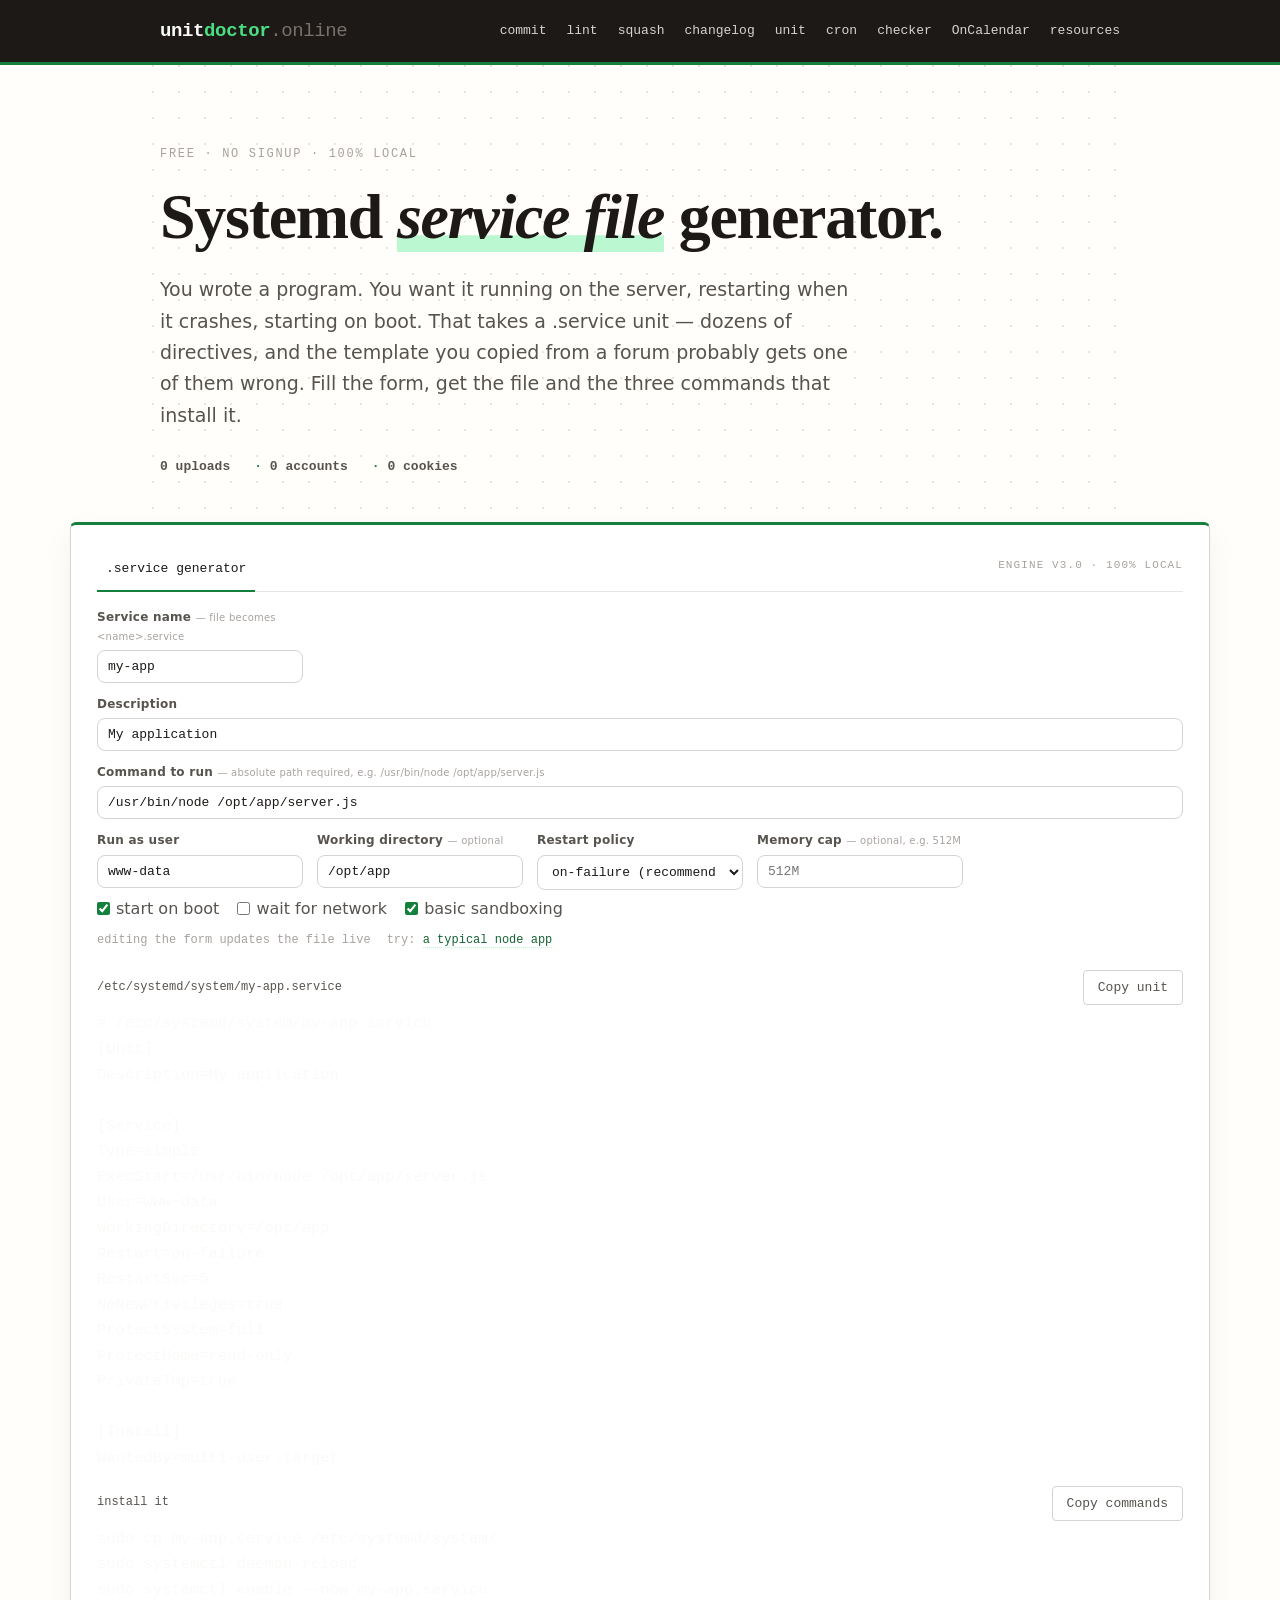
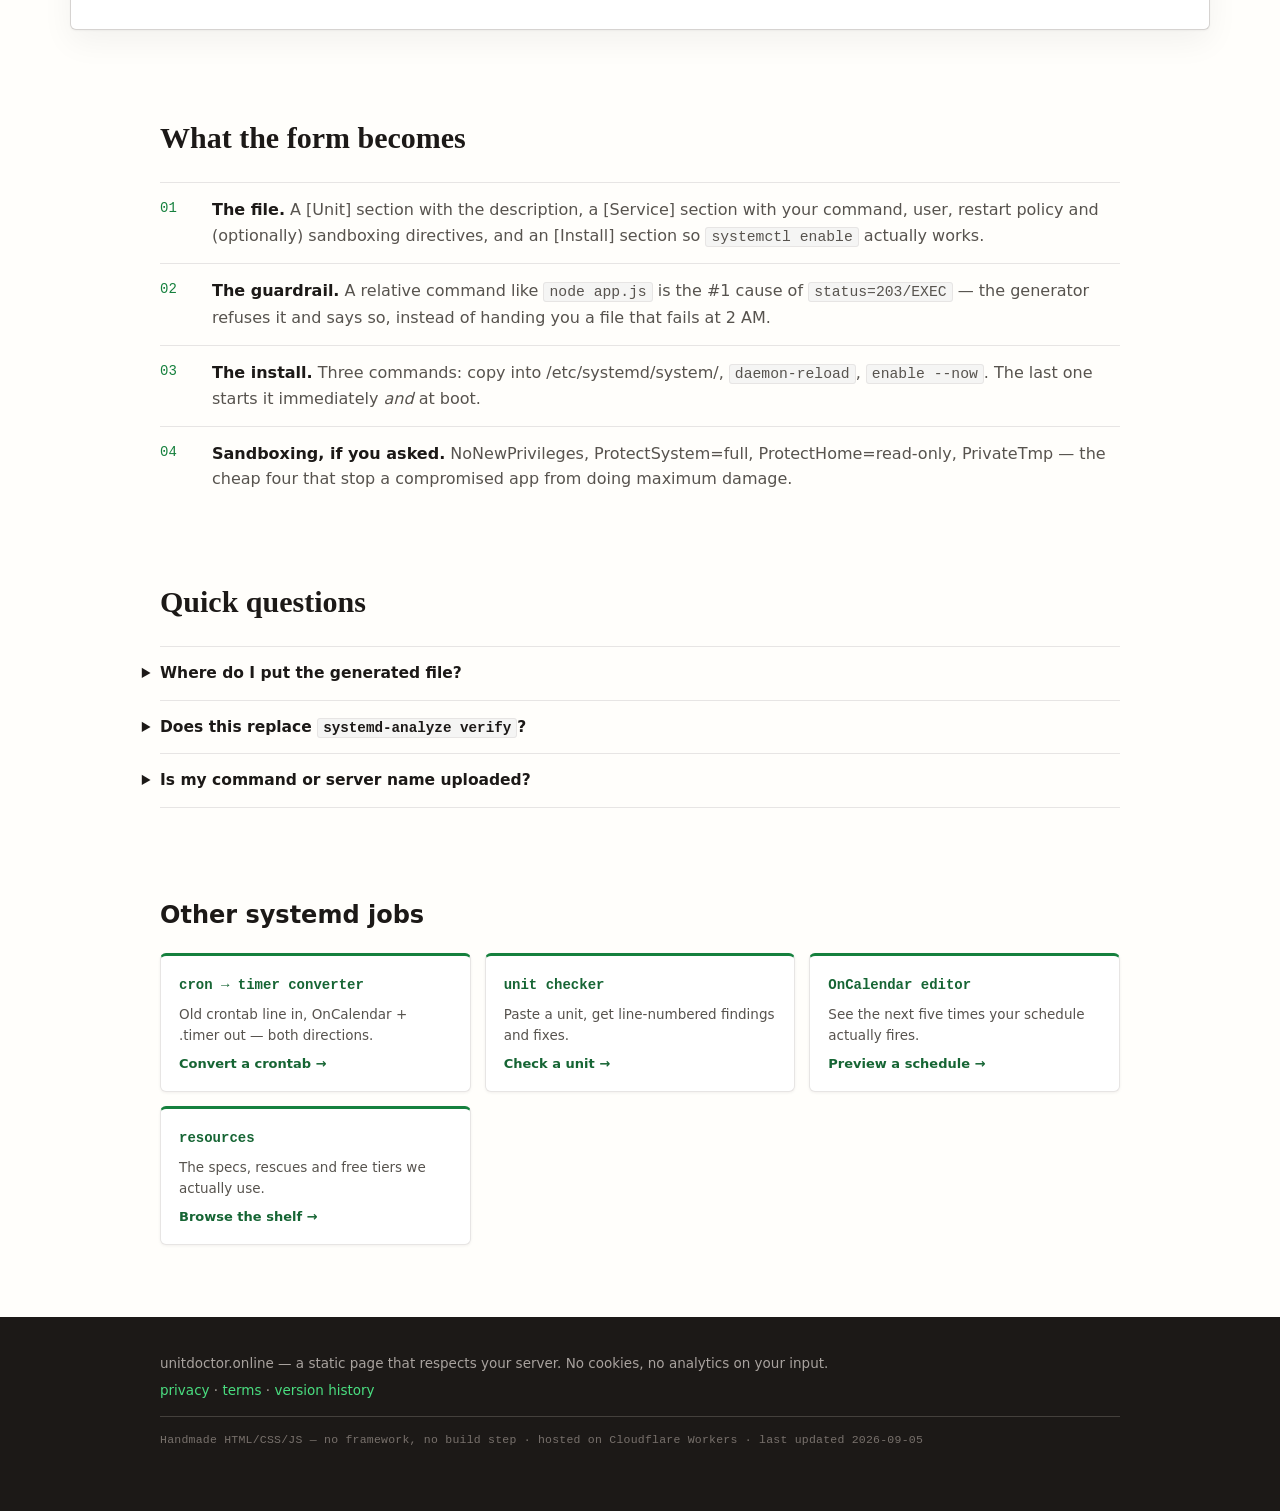
<file: unit.html>
<!DOCTYPE html>
<html lang="en" translate="no">
<head>
<meta charset="UTF-8">
<meta name="viewport" content="width=device-width, initial-scale=1.0">
<meta name="google" content="notranslate">
<title>Systemd Service File Generator — Create a .service Unit in Your Browser — UnitDoctor</title>
<meta name="description" content="Free systemd .service file generator. Fill a short form — command, user, restart policy, boot start — and get a correct unit file plus the exact systemctl commands to install it. Warns about relative paths (status=203/EXEC) before they bite. 100% in your browser, nothing uploaded.">
<link rel="canonical" href="https://unitdoctor.online/unit.html">
<link rel="icon" href="data:image/svg+xml,%3Csvg xmlns='http://www.w3.org/2000/svg' viewBox='0 0 32 32'%3E%3Crect width='32' height='32' rx='6' fill='%231c1917'/%3E%3Ctext x='16' y='22' font-family='monospace' font-size='16' fill='%234ade80' text-anchor='middle'%3E%E2%9C%93%3C/text%3E%3C/svg%3E">
<link rel="stylesheet" href="assets/style.css">
</head>
<body>

<header class="site-header">
  <div class="wrap">
    <a class="wordmark" href="/">unit<span class="mark">doctor</span><span class="tld">.online</span></a>
    <nav>
      <a href="/">commit</a>
      <a href="/lint.html">lint</a>
      <a href="/squash.html">squash</a>
      <a href="/changelog.html">changelog</a>
      <a href="/unit.html" class="is-active">unit</a>
      <a href="/timer.html">cron</a>
      <a href="/doctor.html">checker</a>
      <a href="/calendar.html">OnCalendar</a>
      <a href="/resources.html">resources</a>
    </nav>
  </div>
</header>

<main>
  <section class="hero wrap">
    <p class="micro-label">free · no signup · 100% local</p>
    <h1>Systemd <em>service file</em> generator.</h1>
    <p class="sub">You wrote a program. You want it running on the server, restarting when it
    crashes, starting on boot. That takes a .service unit — dozens of directives, and the
    template you copied from a forum probably gets one of them wrong. Fill the form, get the
    file and the three commands that install it.</p>
    <p class="trust-row"><span>0 uploads</span><span>0 accounts</span><span>0 cookies</span></p>
  </section>

  <section class="wrap wrap-wide">
    <div class="tool-card" id="tool">
      <div class="tool-topbar">
        <div class="tool-tabs" role="tablist">
          <span class="tab is-active"><span class="tab-en">.service generator</span></span>
        </div>
        <span class="engine-tag">engine v3.0 · 100% local</span>
      </div>

      <div class="ud-form">
        <div class="ud-field">
          <label>Service name <small>— file becomes &lt;name&gt;.service</small></label>
          <input type="text" id="f-name" value="my-app" spellcheck="false">
        </div>
        <div class="ud-field ud-span2">
          <label>Description</label>
          <input type="text" id="f-desc" value="My application" spellcheck="false">
        </div>
        <div class="ud-field ud-span2">
          <label>Command to run <small>— absolute path required, e.g. /usr/bin/node /opt/app/server.js</small></label>
          <input type="text" id="f-exec" value="/usr/bin/node /opt/app/server.js" spellcheck="false">
        </div>
        <div class="ud-field">
          <label>Run as user</label>
          <input type="text" id="f-user" value="www-data" spellcheck="false">
        </div>
        <div class="ud-field">
          <label>Working directory <small>— optional</small></label>
          <input type="text" id="f-dir" value="/opt/app" spellcheck="false">
        </div>
        <div class="ud-field">
          <label>Restart policy</label>
          <select id="f-restart">
            <option value="on-failure">on-failure (recommended)</option>
            <option value="always">always</option>
            <option value="no">no</option>
          </select>
        </div>
        <div class="ud-field">
          <label>Memory cap <small>— optional, e.g. 512M</small></label>
          <input type="text" id="f-mem" value="" placeholder="512M" spellcheck="false">
        </div>
      </div>

      <div class="ud-checks">
        <label class="check"><input type="checkbox" id="f-boot" checked> start on boot</label>
        <label class="check"><input type="checkbox" id="f-net"> wait for network</label>
        <label class="check"><input type="checkbox" id="f-harden" checked> basic sandboxing</label>
      </div>

      <div class="tool-meta">
        <span class="hint">editing the form updates the file live</span>
        <span class="sample-links">try: <a href="#" id="ud-example">a typical node app</a></span>
      </div>

      <p class="error" id="error" hidden></p>

      <div class="results" id="results" hidden>
        <div class="ud-out-head">
          <span class="ud-file-label" id="out-label">/etc/systemd/system/my-app.service</span>
          <button class="btn-ghost" id="copy-unit">Copy unit</button>
        </div>
        <pre class="rec-msg" id="out-unit"></pre>
        <div class="ud-out-head">
          <span class="ud-file-label">install it</span>
          <button class="btn-ghost" id="copy-cmds">Copy commands</button>
        </div>
        <pre class="rec-msg" id="out-cmds"></pre>
      </div>
    </div>
  </section>

  <section class="wrap how">
    <h2>What the form becomes</h2>
    <ol class="plain-steps">
      <li><strong>The file.</strong> A [Unit] section with the description, a [Service] section with
      your command, user, restart policy and (optionally) sandboxing directives, and an [Install]
      section so <code>systemctl enable</code> actually works.</li>
      <li><strong>The guardrail.</strong> A relative command like <code>node app.js</code> is the #1
      cause of <code>status=203/EXEC</code> — the generator refuses it and says so, instead of
      handing you a file that fails at 2 AM.</li>
      <li><strong>The install.</strong> Three commands: copy into /etc/systemd/system/,
      <code>daemon-reload</code>, <code>enable --now</code>. The last one starts it immediately
      <em>and</em> at boot.</li>
      <li><strong>Sandboxing, if you asked.</strong> NoNewPrivileges, ProtectSystem=full,
      ProtectHome=read-only, PrivateTmp — the cheap four that stop a compromised app from doing
      maximum damage.</li>
    </ol>
  </section>

  <section class="wrap faq">
    <h2>Quick questions</h2>
    <details>
      <summary>Where do I put the generated file?</summary>
      <p>Save it as <code>/etc/systemd/system/&lt;name&gt;.service</code> (the header comment says
      the exact path), then run the three install commands shown under the file. Permissions should
      be 644, owner root.</p>
    </details>
    <details>
      <summary>Does this replace <code>systemd-analyze verify</code>?</summary>
      <p>No — nothing in a browser can see your server's filesystem or users. This catches the
      authoring mistakes that cause most failures; run <code>systemd-analyze verify</code> on the
      box for the full schema check. Or paste the finished file into our <a href="/doctor.html">unit
      checker</a> first.</p>
    </details>
    <details>
      <summary>Is my command or server name uploaded?</summary>
      <p>No. The file is assembled by plain JavaScript in your tab. There is no backend.</p>
    </details>
  </section>

  <section class="wrap tool-grid-section">
    <h2>Other systemd jobs</h2>
    <div class="tool-grid">
      <a class="tool-tile" href="/timer.html">
        <span class="tile-cmd">cron → timer converter</span>
        <span class="tile-desc">Old crontab line in, OnCalendar + .timer out — both directions.</span>
        <span class="tile-go">Convert a crontab →</span>
      </a>
      <a class="tool-tile" href="/doctor.html">
        <span class="tile-cmd">unit checker</span>
        <span class="tile-desc">Paste a unit, get line-numbered findings and fixes.</span>
        <span class="tile-go">Check a unit →</span>
      </a>
      <a class="tool-tile" href="/calendar.html">
        <span class="tile-cmd">OnCalendar editor</span>
        <span class="tile-desc">See the next five times your schedule actually fires.</span>
        <span class="tile-go">Preview a schedule →</span>
      </a>
      <a class="tool-tile" href="/resources.html">
        <span class="tile-cmd">resources</span>
        <span class="tile-desc">The specs, rescues and free tiers we actually use.</span>
        <span class="tile-go">Browse the shelf →</span>
      </a>
    </div>
  </section>
</main>

<footer class="site-footer">
  <div class="wrap">
    <p>unitdoctor.online — a static page that respects your server. No cookies, no analytics on your input.</p>
    <p><a href="/privacy.html">privacy</a> · <a href="/terms.html">terms</a> · <a href="/history.html">version history</a></p>
    <p class="colophon">Handmade HTML/CSS/JS — no framework, no build step · hosted on Cloudflare Workers · last updated 2026-09-05</p>
  </div>
</footer>

<div class="toast" id="toast" hidden></div>

<script src="assets/ud-stats.js"></script>
<script src="assets/calendar.js"></script>
<script src="assets/units.js"></script>
<script src="assets/systemd-ui.js"></script>
<script>
(function () {
  "use strict";
  var $ = UD.$;
  var fields = ["f-name", "f-desc", "f-exec", "f-user", "f-dir", "f-restart", "f-mem"];
  var checks = ["f-boot", "f-net", "f-harden"];

  function render() {
    var opts = {
      name: $("f-name").value,
      description: $("f-desc").value,
      execStart: $("f-exec").value.trim(),
      user: $("f-user").value.trim(),
      workingDirectory: $("f-dir").value.trim(),
      restartPolicy: $("f-restart").value,
      restart: $("f-restart").value !== "no",
      memoryMax: $("f-mem").value.trim(),
      wantedBy: "multi-user.target",
      afterNetwork: $("f-net").checked,
      harden: $("f-harden").checked
    };
    var g = Units.generateService(opts);
    var errEl = $("error"), resEl = $("results");
    if (!g.ok) {
      errEl.textContent = g.errors[0];
      errEl.hidden = false;
      resEl.hidden = true;
      return;
    }
    errEl.hidden = true;
    $("out-label").textContent = "/etc/systemd/system/" + g.name + ".service";
    $("out-unit").textContent = g.unit;
    $("out-cmds").textContent = g.commands;
    resEl.hidden = false;
    resEl.dataset.unit = g.unit;
    resEl.dataset.cmds = g.commands;
  }

  UD.live.apply(null, [render].concat(fields, checks));

  $("ud-example").addEventListener("click", function (e) {
    e.preventDefault();
    $("f-name").value = "webapp";
    $("f-desc").value = "Node.js web application";
    $("f-exec").value = "/usr/bin/node /opt/webapp/server.js";
    $("f-user").value = "www-data";
    $("f-dir").value = "/opt/webapp";
    $("f-restart").value = "on-failure";
    $("f-mem").value = "512M";
    $("f-harden").checked = true;
    render();
    return false;
  });

  $("copy-unit").addEventListener("click", function () {
    UD.copyText($("results").dataset.unit || "", "unit file copied");
  });
  $("copy-cmds").addEventListener("click", function () {
    UD.copyText($("results").dataset.cmds || "", "install commands copied");
  });

  render();
})();
</script>
</body>
</html>
</file>
<file: assets/style.css>
/* commitstyle.online — paper & ink, one green stamp. Hand-set, no framework. */

:root {
  --paper: #fffefb;
  --ink: #1c1917;
  --ink-soft: #57534e;
  --ink-faint: #a8a29e;
  --line: #e7e5e4;
  --line-strong: #d6d3d1;
  --stamp: #15803d;
  --stamp-ink: #166534;
  --stamp-bg: #f0fdf4;
  --card: #ffffff;
  --danger: #b91c1c;
  --mono: ui-monospace, "Cascadia Code", "JetBrains Mono", Consolas, "Courier New", monospace;
  --serif: Georgia, "Times New Roman", serif;
  --sans: system-ui, -apple-system, "Segoe UI", Roboto, sans-serif;
}

* { box-sizing: border-box; margin: 0; padding: 0; }

html { scroll-behavior: smooth; }

body {
  background: var(--paper);
  color: var(--ink);
  font-family: var(--sans);
  font-size: 16px;
  line-height: 1.6;
  -webkit-font-smoothing: antialiased;
}

.wrap { max-width: 1000px; margin: 0 auto; padding: 0 20px; }
.wrap-wide { max-width: 1180px; margin: 0 auto; padding: 0 20px; }

a { color: var(--stamp-ink); text-decoration: none; }
a:hover { text-decoration: underline; }

code {
  font-family: var(--mono);
  font-size: 0.92em;
  background: #f5f5f4;
  border: 1px solid var(--line);
  border-radius: 3px;
  padding: 1px 5px;
}

/* ---------- header (dark anchor) ---------- */

.site-header {
  background: var(--ink);
  border-bottom: 3px solid var(--stamp);
}

.site-header .wrap {
  display: flex;
  align-items: center;
  justify-content: space-between;
  padding-top: 16px;
  padding-bottom: 16px;
}

.wordmark {
  font-family: var(--mono);
  font-size: 19px;
  font-weight: 700;
  color: #fafaf9;
  letter-spacing: -0.02em;
}
.wordmark:hover { text-decoration: none; }
.wordmark .mark { color: #4ade80; }
.wordmark .tld { color: #78716c; font-weight: 400; }

.site-header nav { display: flex; gap: 20px; }
.site-header nav a {
  font-family: var(--mono);
  font-size: 13px;
  color: #d6d3d1;
}
.site-header nav a:hover { color: #fff; text-decoration: none; border-bottom: 1px solid #4ade80; }

/* ---------- hero ---------- */

.hero { padding: 80px 20px 44px; }

.micro-label {
  font-family: var(--mono);
  font-size: 12px;
  text-transform: uppercase;
  letter-spacing: 0.14em;
  color: var(--ink-faint);
  margin-bottom: 18px;
}

.hero h1 {
  font-family: var(--serif);
  font-size: clamp(42px, 6.5vw, 64px);
  font-weight: 700;
  line-height: 1.06;
  letter-spacing: -0.02em;
}
.hero h1 em {
  font-style: italic;
  box-shadow: inset 0 -0.26em 0 #bbf7d0;
}

.h1-sub {
  margin-top: 18px;
  font-family: var(--sans);
  font-size: clamp(16px, 2.2vw, 20px);
  font-weight: 400;
  letter-spacing: 0;
  line-height: 1.5;
  color: var(--ink-soft);
}

.hero .sub {
  margin-top: 24px;
  font-size: 19px;
  line-height: 1.65;
  color: var(--ink-soft);
  max-width: 58ch;
}

.trust-row {
  margin-top: 26px;
  display: flex;
  flex-wrap: wrap;
  gap: 8px 24px;
  font-family: var(--mono);
  font-size: 13px;
  font-weight: 600;
  color: var(--ink-soft);
}
.trust-row span::before { content: "· "; color: var(--stamp); font-weight: 700; }
.trust-row span:first-child::before { content: ""; }

/* ---------- device-local stats strip (v3.1) ---------- */

.stats-row {
  margin-top: 26px;
  display: flex;
  flex-wrap: wrap;
  gap: 10px;
}
.stat {
  font-family: var(--mono);
  font-size: 13px;
  line-height: 1;
  color: var(--ink-soft);
  background: var(--card);
  border: 1px solid var(--line-strong);
  border-radius: 4px;
  padding: 9px 13px;
}
.stat b { color: var(--stamp-ink); font-weight: 700; }

/* ---------- tool card ---------- */

.tool-card, .style-card {
  background: var(--card);
  border: 1px solid var(--line-strong);
  border-top: 3px solid var(--stamp);
  border-radius: 6px;
  padding: 26px;
  box-shadow: 0 1px 2px rgba(28, 25, 23, .04), 0 12px 32px rgba(28, 25, 23, .05);
}

.tool-topbar {
  display: flex;
  align-items: center;
  justify-content: space-between;
  gap: 12px;
  border-bottom: 1px solid var(--line);
  margin-bottom: 16px;
}

.tool-tabs {
  display: flex;
  gap: 4px;
}

.tab {
  font-family: var(--mono);
  font-size: 13px;
  background: none;
  border: none;
  border-bottom: 2px solid transparent;
  padding: 8px 9px 10px;
  color: var(--ink-soft);
  cursor: pointer;
  margin-bottom: -1px;
  transition: color .12s ease;
}
.tab:hover { color: var(--ink); }
.tab.is-active { color: var(--ink); border-bottom-color: var(--stamp); }

.tab-en { display: block; }

.engine-tag {
  font-family: var(--mono);
  font-size: 11px;
  text-transform: uppercase;
  letter-spacing: 0.1em;
  color: var(--ink-faint);
  white-space: nowrap;
  padding-bottom: 10px;
}

.input {
  width: 100%;
  font-family: var(--mono);
  font-size: 14px;
  line-height: 1.6;
  color: var(--ink);
  background: #fafaf9;
  border: 1px solid var(--line-strong);
  border-radius: 4px;
  padding: 14px 16px;
  resize: vertical;
}
.input:focus { outline: 2px solid var(--stamp); outline-offset: -1px; background: #fff; }

.tool-meta {
  display: flex;
  align-items: center;
  gap: 16px;
  flex-wrap: wrap;
  margin: 10px 0 16px;
  font-family: var(--mono);
  font-size: 12px;
  color: var(--ink-faint);
}

.check {
  display: inline-flex;
  align-items: center;
  gap: 6px;
  color: var(--ink-soft);
  cursor: pointer;
  user-select: none;
}
.check input { accent-color: var(--stamp); }

.btn-primary {
  font-family: var(--mono);
  font-size: 15px;
  font-weight: 700;
  color: #fff;
  background: var(--stamp);
  border: none;
  border-radius: 4px;
  padding: 13px 28px;
  cursor: pointer;
  box-shadow: 0 2px 0 #14532d;
}
.btn-primary:hover { background: var(--stamp-ink); }
.btn-primary:active { transform: translateY(2px); box-shadow: 0 0 0 #14532d; }

.btn-secondary {
  font-family: var(--mono);
  font-size: 13.5px;
  font-weight: 600;
  color: var(--stamp-ink);
  background: var(--stamp-bg);
  border: 1px solid #bbf7d0;
  border-radius: 4px;
  padding: 9px 16px;
  cursor: pointer;
}
.btn-secondary:hover { background: #dcfce7; }

.btn-ghost {
  font-family: var(--mono);
  font-size: 13px;
  color: var(--ink-soft);
  background: none;
  border: 1px solid var(--line-strong);
  border-radius: 4px;
  padding: 9px 14px;
  cursor: pointer;
}
.btn-ghost:hover { color: var(--danger); border-color: var(--danger); }

.actions-row {
  display: flex;
  align-items: center;
  gap: 14px;
}

.kbd-hint { font-family: var(--mono); font-size: 12px; color: var(--ink-faint); }

kbd {
  font-family: var(--mono);
  font-size: 11px;
  border: 1px solid var(--line-strong);
  border-bottom-width: 2px;
  border-radius: 3px;
  padding: 1px 6px;
  background: #fff;
  color: var(--ink-soft);
}

.error {
  margin-top: 12px;
  font-family: var(--mono);
  font-size: 13px;
  color: var(--danger);
}

.sample-links { font-family: var(--mono); font-size: 12px; color: var(--ink-faint); }
.sample-links a { color: var(--stamp-ink); border-bottom: 1px dotted #bbf7d0; }

/* ---------- results ---------- */

.results { margin-top: 20px; }

.analysis {
  display: flex;
  flex-wrap: wrap;
  gap: 8px;
  margin-bottom: 14px;
}
.chip b { font-weight: 700; }
.analysis .chip { font-size: 13px; padding: 4px 14px; }
.chip-warn { background: #fef2f2; border-color: #fecaca; color: var(--danger); }

.rec-block {
  background: var(--ink);
  border: 1px solid var(--ink);
  border-left: 3px solid var(--stamp);
  border-radius: 4px;
  padding: 18px 20px;
  animation: rise .18s ease-out;
}

.rec-head {
  display: flex;
  align-items: center;
  justify-content: space-between;
  gap: 12px;
  flex-wrap: wrap;
  margin-bottom: 12px;
}
.rec-head .micro-label { margin-bottom: 0; color: #a8a29e; }

.fmt-switch {
  display: flex;
  border: 1px solid #44403c;
  border-radius: 4px;
  overflow: hidden;
  background: #292524;
}
.fmt-btn {
  font-family: var(--mono);
  font-size: 11.5px;
  padding: 5px 10px;
  background: transparent;
  border: none;
  border-right: 1px solid #44403c;
  cursor: pointer;
  color: #a8a29e;
  transition: background .12s ease, color .12s ease;
}
.fmt-btn:last-child { border-right: none; }
.fmt-btn:hover { color: #fafaf9; }
.fmt-btn.is-active { background: var(--stamp); color: #fff; }

.rec-msg {
  font-family: var(--mono);
  font-size: 15.5px;
  line-height: 1.65;
  white-space: pre-wrap;
  word-break: break-word;
  color: #fafaf9;
  margin: 0;
}
.rec-msg::selection { background: var(--stamp); color: #fff; }

.rec-foot { margin-top: 14px; }
.btn-copy-main { font-size: 13.5px; padding: 9px 18px; }

.alts { margin-top: 6px; }

.alt-row {
  display: grid;
  grid-template-columns: 200px 1fr auto;
  gap: 12px;
  align-items: start;
  padding: 12px 2px;
  border-top: 1px dashed var(--line-strong);
  animation: rise .18s ease-out;
}

.alt-side { display: flex; flex-direction: column; gap: 2px; }
.alt-label {
  font-family: var(--mono);
  font-size: 11px;
  text-transform: uppercase;
  letter-spacing: 0.1em;
  color: var(--ink-faint);
}
.alt-why { font-size: 12.5px; color: var(--ink-faint); font-style: italic; }

.alt-msg {
  display: block;
  font-family: var(--mono);
  font-size: 13px;
  background: #fafaf9;
  border: 1px solid var(--line);
  border-left: 2px solid #86efac;
  border-radius: 3px;
  padding: 7px 10px;
  white-space: pre-wrap;
  word-break: break-word;
}

@keyframes rise {
  from { opacity: 0; transform: translateY(4px); }
  to   { opacity: 1; transform: translateY(0); }
}

.copy {
  font-family: var(--mono);
  font-size: 12px;
  color: var(--ink-soft);
  background: #fff;
  border: 1px solid var(--line-strong);
  border-radius: 3px;
  padding: 6px 12px;
  cursor: pointer;
}
.copy:hover { border-color: var(--stamp); color: var(--stamp-ink); }
.copy.done { border-color: var(--stamp); color: var(--stamp-ink); background: var(--stamp-bg); }

.out-note {
  margin-top: 12px;
  font-size: 13px;
  color: var(--ink-faint);
  font-style: italic;
}

/* ---------- style learner ---------- */

.style-section { margin-top: 28px; }

.style-head h2 {
  font-family: var(--serif);
  font-size: 26px;
  line-height: 1.2;
}
.kicker {
  display: block;
  font-family: var(--mono);
  font-size: 12px;
  text-transform: uppercase;
  letter-spacing: 0.12em;
  color: var(--stamp);
  margin-bottom: 6px;
}
.style-head p {
  margin-top: 10px;
  color: var(--ink-soft);
  font-size: 15px;
  max-width: 60ch;
}

.mono-hint {
  margin: 18px 0 8px;
  font-family: var(--mono);
  font-size: 12.5px;
  color: var(--ink-faint);
}
.mono-hint::before { content: "$ "; color: var(--stamp); }

.style-actions {
  display: flex;
  align-items: center;
  gap: 14px;
  flex-wrap: wrap;
  margin-top: 12px;
}

.profile { margin-top: 18px; border-top: 1px dashed var(--line-strong); padding-top: 14px; }

.chips { display: flex; flex-wrap: wrap; gap: 8px; margin-top: 10px; }
.chip {
  font-family: var(--mono);
  font-size: 12.5px;
  background: var(--stamp-bg);
  border: 1px solid #bbf7d0;
  border-radius: 999px;
  padding: 3px 12px;
  color: var(--stamp-ink);
}
.chip.neutral { background: #f5f5f4; border-color: var(--line-strong); color: var(--ink-soft); }

/* ---------- how / faq ---------- */

.how { margin-top: 84px; }
.how h2, .faq h2 {
  font-family: var(--serif);
  font-size: 30px;
  margin-bottom: 20px;
}

.plain-steps { list-style: none; counter-reset: step; }
.plain-steps li {
  counter-increment: step;
  position: relative;
  padding: 14px 0 14px 52px;
  border-top: 1px solid var(--line);
  color: var(--ink-soft);
}
.plain-steps li strong { color: var(--ink); }
.plain-steps li::before {
  content: counter(step, decimal-leading-zero);
  position: absolute;
  left: 0;
  top: 14px;
  font-family: var(--mono);
  font-size: 14px;
  color: var(--stamp);
}

.faq { margin: 72px auto 88px; }
.faq details { border-top: 1px solid var(--line); }
.faq details:last-child { border-bottom: 1px solid var(--line); }
.faq summary {
  cursor: pointer;
  padding: 14px 0;
  font-weight: 600;
  font-size: 15.5px;
  list-style-position: outside;
}
.faq details p {
  padding: 0 0 16px;
  color: var(--ink-soft);
  max-width: 62ch;
}

/* ---------- history ---------- */

.history { margin: 0 auto 56px; }
.history h2 { font-family: var(--serif); font-size: 22px; margin-bottom: 4px; }
.history .h-note { font-family: var(--mono); font-size: 12px; color: var(--ink-faint); margin-bottom: 12px; }
.hist-item {
  display: flex;
  gap: 12px;
  align-items: baseline;
  padding: 9px 0;
  border-top: 1px solid var(--line);
  font-family: var(--mono);
  font-size: 13px;
}
.hist-item time { color: var(--ink-faint); font-size: 11.5px; flex-shrink: 0; }
.hist-item code { flex: 1; background: none; border: none; padding: 0; }

/* ---------- footer (dark bookend) ---------- */

.site-footer {
  background: var(--ink);
  color: #a8a29e;
  padding: 36px 0 56px;
  font-size: 13.5px;
}
.site-footer p { margin-bottom: 6px; }
.site-footer a, .site-footer .linklike { color: #4ade80; }
.site-footer a:hover, .site-footer .linklike:hover { color: #bbf7d0; }
.linklike {
  font: inherit;
  background: none;
  border: none;
  cursor: pointer;
  padding: 0;
  text-decoration: underline;
}

/* ---------- toast ---------- */

.toast {
  position: fixed;
  bottom: 24px;
  left: 50%;
  transform: translateX(-50%);
  font-family: var(--mono);
  font-size: 13px;
  background: var(--ink);
  color: var(--paper);
  border-radius: 4px;
  padding: 9px 18px;
  z-index: 50;
}

/* ---------- content pages (cheatsheet / privacy / terms) ---------- */

.page { padding: 48px 20px 72px; }
.page h1 {
  font-family: var(--serif);
  font-size: clamp(30px, 5vw, 40px);
  margin-bottom: 8px;
}
.page .lede { color: var(--ink-soft); font-size: 17px; max-width: 60ch; margin-bottom: 32px; }
.page h2 {
  font-family: var(--serif);
  font-size: 22px;
  margin: 36px 0 12px;
}
.page p, .page li { color: var(--ink-soft); max-width: 68ch; }
.page ul, .page ol { padding-left: 22px; margin: 10px 0; }
.page li { margin-bottom: 6px; }
.page strong { color: var(--ink); }

.spec-table { width: 100%; border-collapse: collapse; margin: 18px 0; font-size: 14px; }
.spec-table th, .spec-table td {
  border: 1px solid var(--line-strong);
  padding: 8px 12px;
  text-align: left;
  vertical-align: top;
}
.spec-table th {
  font-family: var(--mono);
  font-size: 12px;
  text-transform: uppercase;
  letter-spacing: 0.08em;
  background: #fafaf9;
  color: var(--ink-soft);
}
.spec-table td:first-child { font-family: var(--mono); white-space: nowrap; color: var(--ink); }

.example-block {
  font-family: var(--mono);
  font-size: 13px;
  background: #fafaf9;
  border: 1px solid var(--line);
  border-left: 3px solid var(--stamp);
  border-radius: 3px;
  padding: 12px 16px;
  margin: 12px 0;
  white-space: pre-wrap;
  color: var(--ink);
}

/* ---------- responsive ---------- */

@media (max-width: 560px) {
  .out-row { grid-template-columns: 1fr; gap: 6px; }
  .copy { justify-self: start; }
  .site-header nav { gap: 12px; }
  .hero { padding-top: 44px; }
}

/* ---------- v2 polish ---------- */

.hero {
  background-image: radial-gradient(var(--line) 1px, transparent 1px);
  background-size: 26px 26px;
  background-position: 0 14px;
}

.hero h1, .page h1 { letter-spacing: -0.02em; }

.btn-primary, .btn-secondary, .btn-ghost, .copy, .fmt-btn, .tab {
  transition: background .12s ease, color .12s ease, border-color .12s ease, transform .06s ease;
}

:focus-visible {
  outline: 2px solid var(--stamp);
  outline-offset: 2px;
}

@media (max-width: 640px) {
  .alt-row { grid-template-columns: 1fr; gap: 8px; }
  .tool-topbar { flex-direction: column; align-items: flex-start; gap: 0; }
  .engine-tag { padding: 8px 0 10px; }
}

/* ---------- v2.3: five modes, lint rows, colophon ---------- */

/* [hidden] must always win — .fmt-switch / .check / .tab use display:flex|inline-flex */
[hidden] { display: none !important; }

.lint-row { grid-template-columns: 120px 1fr auto; }
.lint-row .alt-label {
  text-transform: none;
  letter-spacing: 0;
  font-size: 12.5px;
  font-weight: 700;
}
.lint-row.lv-error .alt-label { color: var(--danger); }
.lint-row.lv-warn  .alt-label { color: #b45309; }
.lint-row.lv-info  .alt-label { color: var(--ink-faint); }
.lint-row .alt-why.plain {
  font-style: normal;
  font-size: 13.5px;
  color: var(--ink-soft);
}

.colophon {
  margin-top: 14px;
  padding-top: 14px;
  border-top: 1px solid #44403c;
  font-family: var(--mono);
  font-size: 11.5px;
  letter-spacing: 0.02em;
  color: #78716c;
}

/* ============ v2.5 — tool grid (per-page tiles) & static mode tab ============ */

.tool-grid-section { margin: 56px auto 72px; }
.tool-grid-section h2 { margin-bottom: 18px; }

.tool-grid {
  display: grid;
  grid-template-columns: repeat(auto-fit, minmax(250px, 1fr));
  gap: 14px;
}

.tool-tile {
  display: flex;
  flex-direction: column;
  gap: 8px;
  background: var(--card);
  border: 1px solid var(--line);
  border-top: 3px solid var(--stamp);
  border-radius: 6px;
  padding: 18px 18px 16px;
  color: var(--ink);
  box-shadow: 0 1px 3px rgba(28, 25, 23, 0.06);
  transition: transform 0.15s ease, box-shadow 0.15s ease;
}
.tool-tile:hover {
  text-decoration: none;
  transform: translateY(-2px);
  box-shadow: 0 6px 16px rgba(28, 25, 23, 0.1);
}

.tile-cmd {
  font-family: var(--mono);
  font-size: 14px;
  font-weight: 700;
  color: var(--stamp-ink);
}

.tile-desc {
  font-size: 13.5px;
  line-height: 1.55;
  color: var(--ink-soft);
  flex: 1;
}

.tile-go {
  font-size: 13px;
  font-weight: 600;
  color: var(--stamp-ink);
}

.tile-accent {
  border-top-color: var(--ink);
}
.tile-accent .tile-cmd { color: var(--ink); }

/* static (non-button) mode label on per-tool pages */
span.tab { cursor: default; }
span.tab:hover { background: var(--ink); color: var(--paper); }

/* ============ v2.5 — resources shelf ============ */

.res-section { margin: 44px 0 8px; }
.res-section h2 { margin-bottom: 4px; }
.res-note {
  font-size: 13.5px;
  color: var(--ink-faint);
  margin-bottom: 14px;
}

.res-item {
  display: grid;
  grid-template-columns: 230px 1fr;
  gap: 14px;
  align-items: baseline;
  padding: 10px 0;
  border-bottom: 1px solid var(--line);
}
.res-item > a {
  font-family: var(--mono);
  font-size: 14px;
  font-weight: 600;
  word-break: break-all;
}
.res-item > span {
  font-size: 14px;
  color: var(--ink-soft);
}

.res-updated {
  margin: 28px 0 8px;
  font-family: var(--mono);
  font-size: 12px;
  color: var(--ink-faint);
}

@media (max-width: 640px) {
  .res-item { grid-template-columns: 1fr; gap: 2px; }
}

/* =====================================================
   v3.0 — UnitDoctor systemd tools
   ===================================================== */
.ud-form {
  display: grid;
  grid-template-columns: repeat(auto-fit, minmax(200px, 1fr));
  gap: 12px 14px;
  margin: 14px 0 4px;
}
.ud-field { display: flex; flex-direction: column; gap: 4px; }
.ud-field label { font-size: 12px; color: var(--ink-soft); font-weight: 600; letter-spacing: 0.02em; }
.ud-field label small { font-weight: 400; color: var(--ink-faint); }
.ud-field input[type="text"], .ud-field select {
  border: 1px solid var(--line-strong);
  border-radius: 8px;
  padding: 8px 10px;
  font: 13px var(--mono);
  background: var(--card);
  color: var(--ink);
}
.ud-field input[type="text"]:focus, .ud-field select:focus { outline: 2px solid var(--stamp); outline-offset: 1px; }
.ud-span2 { grid-column: 1 / -1; }
.ud-checks { display: flex; flex-wrap: wrap; gap: 10px 18px; margin: 6px 0 10px; }
.ud-out-head {
  display: flex; align-items: center; justify-content: space-between;
  margin: 14px 0 6px;
}
.ud-file-label { font-size: 12px; color: var(--ink-soft); font-family: var(--mono); }
.findings { display: flex; flex-direction: column; gap: 10px; margin-top: 12px; }
.finding { border-left: 3px solid var(--line-strong); background: var(--card); border-radius: 0 8px 8px 0; padding: 10px 12px; }
.finding.critical { border-left-color: var(--danger); }
.finding.high { border-left-color: #c2410c; }
.finding.medium { border-left-color: #a16207; }
.finding.low { border-left-color: var(--line-strong); }
.finding-head { display: flex; gap: 8px; align-items: baseline; font-size: 12px; font-family: var(--mono); color: var(--ink-faint); margin-bottom: 4px; }
.finding-msg { font-size: 14px; color: var(--ink); line-height: 1.5; }
.finding-fix { font-size: 13px; color: var(--ink-soft); margin-top: 4px; white-space: pre-wrap; }
.finding-fix b { color: var(--stamp-ink); }
.score-badge {
  display: inline-flex; flex-direction: column; align-items: center;
  border: 1.5px solid var(--line-strong); border-radius: 12px; padding: 6px 14px; background: var(--card);
}
.score-badge .n { font: 700 26px var(--serif); color: var(--ink); line-height: 1.1; }
.score-badge .n.bad { color: var(--danger); }
.score-badge .n.warn { color: #c2410c; }
.score-badge .n.good { color: var(--stamp-ink); }
.score-badge .t { font-size: 10px; letter-spacing: 0.08em; text-transform: uppercase; color: var(--ink-faint); }
.fires { list-style: none; margin: 10px 0 0; padding: 0; display: flex; flex-direction: column; gap: 6px; }
.fires li {
  font-family: var(--mono); font-size: 13px; color: var(--ink);
  background: var(--stamp-bg); border: 1px solid var(--line); border-radius: 8px; padding: 7px 10px;
  display: flex; justify-content: space-between; gap: 12px;
}
.fires li:first-child { border-color: var(--stamp); }
.fires li .rel { color: var(--ink-faint); font-size: 12px; }
.chip-row { display: flex; flex-wrap: wrap; gap: 8px; margin: 10px 0 2px; }
.spec-chip {
  font-family: var(--mono); font-size: 12px; color: var(--ink-soft);
  border: 1px solid var(--line-strong); border-radius: 999px; padding: 3px 10px; background: var(--card);
  cursor: pointer;
}
.spec-chip:hover { border-color: var(--stamp); color: var(--stamp-ink); }
.warn-note {
  background: #fefce8; border: 1px solid #fde68a; border-radius: 8px;
  padding: 8px 12px; font-size: 13px; color: #713f12; margin: 8px 0;
  white-space: pre-wrap;
}
</file>
